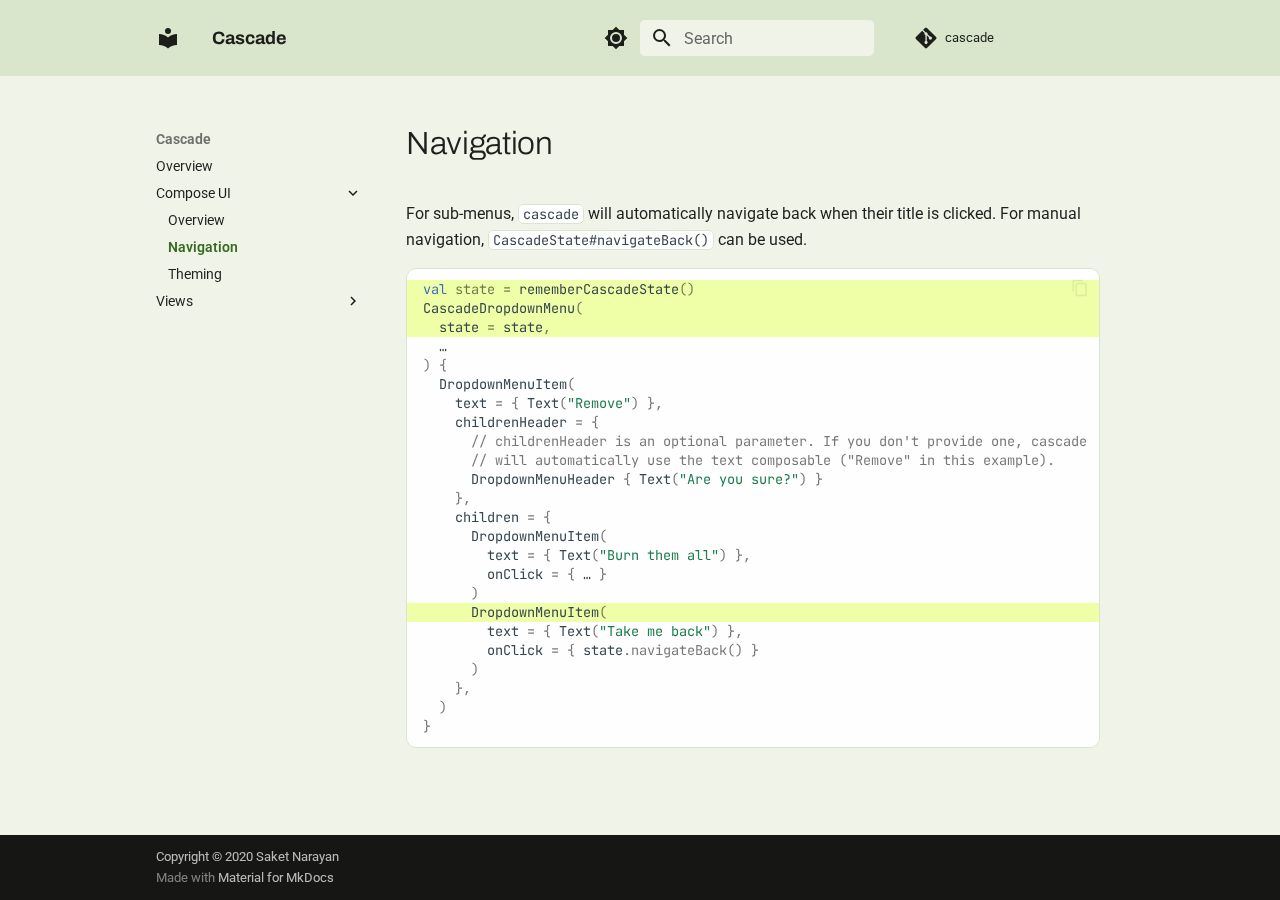
<file: compose/navigation/index.html>
<!doctype html>
<html lang="en" class="no-js">
  <head>
    
      <meta charset="utf-8">
      <meta name="viewport" content="width=device-width,initial-scale=1">
      
        <meta name="description" content="Nested popup menus with smooth height animations for Android">
      
      
        <meta name="author" content="Saket Narayan">
      
      
        <link rel="canonical" href="https://saket.github.io/cascade/compose/navigation/">
      
      
        <link rel="prev" href="../">
      
      
        <link rel="next" href="../theming/">
      
      <link rel="icon" href="../../assets/images/favicon.png">
      <meta name="generator" content="mkdocs-1.4.2, mkdocs-material-9.0.6">
    
    
      
        <title>Navigation - Cascade</title>
      
    
    
      <link rel="stylesheet" href="../../assets/stylesheets/main.558e4712.min.css">
      
        
        <link rel="stylesheet" href="../../assets/stylesheets/palette.2505c338.min.css">
      
      

    
    
    
      
        
        
        <link rel="preconnect" href="https://fonts.gstatic.com" crossorigin>
        <link rel="stylesheet" href="https://fonts.googleapis.com/css?family=Roboto:300,300i,400,400i,700,700i%7CJetBrains+Mono:400,400i,700,700i&display=fallback">
        <style>:root{--md-text-font:"Roboto";--md-code-font:"JetBrains Mono"}</style>
      
    
    
      <link rel="stylesheet" href="../../stylesheets/extra.css">
    
    <script>__md_scope=new URL("../..",location),__md_hash=e=>[...e].reduce((e,_)=>(e<<5)-e+_.charCodeAt(0),0),__md_get=(e,_=localStorage,t=__md_scope)=>JSON.parse(_.getItem(t.pathname+"."+e)),__md_set=(e,_,t=localStorage,a=__md_scope)=>{try{t.setItem(a.pathname+"."+e,JSON.stringify(_))}catch(e){}}</script>
    
      

    
    
    
<meta property="og:url" content="https://saket.github.io/cascade/compose/navigation/">

<meta property="og:title" content="Cascade - Navigation">

<meta property="og:description" content="Nested popup menus with smooth height animations for Android">
<meta property="og:image" content="https://saket.github.io/cascade//assets/social_image.png">
<meta property="og:image:type" content="image/png">
<meta property="og:image:width" content="707">
<meta property="og:image:height" content="353">

  </head>
  
  
    
    
      
    
    
    
    
    <body dir="ltr" data-md-color-scheme="default" data-md-color-primary="" data-md-color-accent="">
  
    
    
      <script>var palette=__md_get("__palette");if(palette&&"object"==typeof palette.color)for(var key of Object.keys(palette.color))document.body.setAttribute("data-md-color-"+key,palette.color[key])</script>
    
    <input class="md-toggle" data-md-toggle="drawer" type="checkbox" id="__drawer" autocomplete="off">
    <input class="md-toggle" data-md-toggle="search" type="checkbox" id="__search" autocomplete="off">
    <label class="md-overlay" for="__drawer"></label>
    <div data-md-component="skip">
      
        
        <a href="#navigation" class="md-skip">
          Skip to content
        </a>
      
    </div>
    <div data-md-component="announce">
      
    </div>
    
    
      

<header class="md-header" data-md-component="header">
  <nav class="md-header__inner md-grid" aria-label="Header">
    <a href="../.." title="Cascade" class="md-header__button md-logo" aria-label="Cascade" data-md-component="logo">
      
  
  <svg xmlns="http://www.w3.org/2000/svg" viewBox="0 0 24 24"><path d="M12 8a3 3 0 0 0 3-3 3 3 0 0 0-3-3 3 3 0 0 0-3 3 3 3 0 0 0 3 3m0 3.54C9.64 9.35 6.5 8 3 8v11c3.5 0 6.64 1.35 9 3.54 2.36-2.19 5.5-3.54 9-3.54V8c-3.5 0-6.64 1.35-9 3.54Z"/></svg>

    </a>
    <label class="md-header__button md-icon" for="__drawer">
      <svg xmlns="http://www.w3.org/2000/svg" viewBox="0 0 24 24"><path d="M3 6h18v2H3V6m0 5h18v2H3v-2m0 5h18v2H3v-2Z"/></svg>
    </label>
    <div class="md-header__title" data-md-component="header-title">
      <div class="md-header__ellipsis">
        <div class="md-header__topic">
          <span class="md-ellipsis">
            Cascade
          </span>
        </div>
        <div class="md-header__topic" data-md-component="header-topic">
          <span class="md-ellipsis">
            
              Navigation
            
          </span>
        </div>
      </div>
    </div>
    
      <form class="md-header__option" data-md-component="palette">
        
          
          <input class="md-option" data-md-color-media="(prefers-color-scheme: light)" data-md-color-scheme="default" data-md-color-primary="" data-md-color-accent=""  aria-label="Switch to dark mode"  type="radio" name="__palette" id="__palette_1">
          
            <label class="md-header__button md-icon" title="Switch to dark mode" for="__palette_2" hidden>
              <svg xmlns="http://www.w3.org/2000/svg" viewBox="0 0 24 24"><path d="M12 8a4 4 0 0 0-4 4 4 4 0 0 0 4 4 4 4 0 0 0 4-4 4 4 0 0 0-4-4m0 10a6 6 0 0 1-6-6 6 6 0 0 1 6-6 6 6 0 0 1 6 6 6 6 0 0 1-6 6m8-9.31V4h-4.69L12 .69 8.69 4H4v4.69L.69 12 4 15.31V20h4.69L12 23.31 15.31 20H20v-4.69L23.31 12 20 8.69Z"/></svg>
            </label>
          
        
          
          <input class="md-option" data-md-color-media="(prefers-color-scheme: dark)" data-md-color-scheme="slate" data-md-color-primary="" data-md-color-accent=""  aria-label="Switch to light mode"  type="radio" name="__palette" id="__palette_2">
          
            <label class="md-header__button md-icon" title="Switch to light mode" for="__palette_1" hidden>
              <svg xmlns="http://www.w3.org/2000/svg" viewBox="0 0 24 24"><path d="M12 18c-.89 0-1.74-.2-2.5-.55C11.56 16.5 13 14.42 13 12c0-2.42-1.44-4.5-3.5-5.45C10.26 6.2 11.11 6 12 6a6 6 0 0 1 6 6 6 6 0 0 1-6 6m8-9.31V4h-4.69L12 .69 8.69 4H4v4.69L.69 12 4 15.31V20h4.69L12 23.31 15.31 20H20v-4.69L23.31 12 20 8.69Z"/></svg>
            </label>
          
        
      </form>
    
    
    
      <label class="md-header__button md-icon" for="__search">
        <svg xmlns="http://www.w3.org/2000/svg" viewBox="0 0 24 24"><path d="M9.5 3A6.5 6.5 0 0 1 16 9.5c0 1.61-.59 3.09-1.56 4.23l.27.27h.79l5 5-1.5 1.5-5-5v-.79l-.27-.27A6.516 6.516 0 0 1 9.5 16 6.5 6.5 0 0 1 3 9.5 6.5 6.5 0 0 1 9.5 3m0 2C7 5 5 7 5 9.5S7 14 9.5 14 14 12 14 9.5 12 5 9.5 5Z"/></svg>
      </label>
      <div class="md-search" data-md-component="search" role="dialog">
  <label class="md-search__overlay" for="__search"></label>
  <div class="md-search__inner" role="search">
    <form class="md-search__form" name="search">
      <input type="text" class="md-search__input" name="query" aria-label="Search" placeholder="Search" autocapitalize="off" autocorrect="off" autocomplete="off" spellcheck="false" data-md-component="search-query" required>
      <label class="md-search__icon md-icon" for="__search">
        <svg xmlns="http://www.w3.org/2000/svg" viewBox="0 0 24 24"><path d="M9.5 3A6.5 6.5 0 0 1 16 9.5c0 1.61-.59 3.09-1.56 4.23l.27.27h.79l5 5-1.5 1.5-5-5v-.79l-.27-.27A6.516 6.516 0 0 1 9.5 16 6.5 6.5 0 0 1 3 9.5 6.5 6.5 0 0 1 9.5 3m0 2C7 5 5 7 5 9.5S7 14 9.5 14 14 12 14 9.5 12 5 9.5 5Z"/></svg>
        <svg xmlns="http://www.w3.org/2000/svg" viewBox="0 0 24 24"><path d="M20 11v2H8l5.5 5.5-1.42 1.42L4.16 12l7.92-7.92L13.5 5.5 8 11h12Z"/></svg>
      </label>
      <nav class="md-search__options" aria-label="Search">
        
        <button type="reset" class="md-search__icon md-icon" title="Clear" aria-label="Clear" tabindex="-1">
          <svg xmlns="http://www.w3.org/2000/svg" viewBox="0 0 24 24"><path d="M19 6.41 17.59 5 12 10.59 6.41 5 5 6.41 10.59 12 5 17.59 6.41 19 12 13.41 17.59 19 19 17.59 13.41 12 19 6.41Z"/></svg>
        </button>
      </nav>
      
    </form>
    <div class="md-search__output">
      <div class="md-search__scrollwrap" data-md-scrollfix>
        <div class="md-search-result" data-md-component="search-result">
          <div class="md-search-result__meta">
            Initializing search
          </div>
          <ol class="md-search-result__list" role="presentation"></ol>
        </div>
      </div>
    </div>
  </div>
</div>
    
    
      <div class="md-header__source">
        <a href="https://github.com/saket/cascade" title="Go to repository" class="md-source" data-md-component="source">
  <div class="md-source__icon md-icon">
    
    <svg xmlns="http://www.w3.org/2000/svg" viewBox="0 0 448 512"><!--! Font Awesome Free 6.2.1 by @fontawesome - https://fontawesome.com License - https://fontawesome.com/license/free (Icons: CC BY 4.0, Fonts: SIL OFL 1.1, Code: MIT License) Copyright 2022 Fonticons, Inc.--><path d="M439.55 236.05 244 40.45a28.87 28.87 0 0 0-40.81 0l-40.66 40.63 51.52 51.52c27.06-9.14 52.68 16.77 43.39 43.68l49.66 49.66c34.23-11.8 61.18 31 35.47 56.69-26.49 26.49-70.21-2.87-56-37.34L240.22 199v121.85c25.3 12.54 22.26 41.85 9.08 55a34.34 34.34 0 0 1-48.55 0c-17.57-17.6-11.07-46.91 11.25-56v-123c-20.8-8.51-24.6-30.74-18.64-45L142.57 101 8.45 235.14a28.86 28.86 0 0 0 0 40.81l195.61 195.6a28.86 28.86 0 0 0 40.8 0l194.69-194.69a28.86 28.86 0 0 0 0-40.81z"/></svg>
  </div>
  <div class="md-source__repository">
    cascade
  </div>
</a>
      </div>
    
  </nav>
  
</header>
    
    <div class="md-container" data-md-component="container">
      
      
        
          
        
      
      <main class="md-main" data-md-component="main">
        <div class="md-main__inner md-grid">
          
            
              
              <div class="md-sidebar md-sidebar--primary" data-md-component="sidebar" data-md-type="navigation" >
                <div class="md-sidebar__scrollwrap">
                  <div class="md-sidebar__inner">
                    


  

<nav class="md-nav md-nav--primary md-nav--integrated" aria-label="Navigation" data-md-level="0">
  <label class="md-nav__title" for="__drawer">
    <a href="../.." title="Cascade" class="md-nav__button md-logo" aria-label="Cascade" data-md-component="logo">
      
  
  <svg xmlns="http://www.w3.org/2000/svg" viewBox="0 0 24 24"><path d="M12 8a3 3 0 0 0 3-3 3 3 0 0 0-3-3 3 3 0 0 0-3 3 3 3 0 0 0 3 3m0 3.54C9.64 9.35 6.5 8 3 8v11c3.5 0 6.64 1.35 9 3.54 2.36-2.19 5.5-3.54 9-3.54V8c-3.5 0-6.64 1.35-9 3.54Z"/></svg>

    </a>
    Cascade
  </label>
  
    <div class="md-nav__source">
      <a href="https://github.com/saket/cascade" title="Go to repository" class="md-source" data-md-component="source">
  <div class="md-source__icon md-icon">
    
    <svg xmlns="http://www.w3.org/2000/svg" viewBox="0 0 448 512"><!--! Font Awesome Free 6.2.1 by @fontawesome - https://fontawesome.com License - https://fontawesome.com/license/free (Icons: CC BY 4.0, Fonts: SIL OFL 1.1, Code: MIT License) Copyright 2022 Fonticons, Inc.--><path d="M439.55 236.05 244 40.45a28.87 28.87 0 0 0-40.81 0l-40.66 40.63 51.52 51.52c27.06-9.14 52.68 16.77 43.39 43.68l49.66 49.66c34.23-11.8 61.18 31 35.47 56.69-26.49 26.49-70.21-2.87-56-37.34L240.22 199v121.85c25.3 12.54 22.26 41.85 9.08 55a34.34 34.34 0 0 1-48.55 0c-17.57-17.6-11.07-46.91 11.25-56v-123c-20.8-8.51-24.6-30.74-18.64-45L142.57 101 8.45 235.14a28.86 28.86 0 0 0 0 40.81l195.61 195.6a28.86 28.86 0 0 0 40.8 0l194.69-194.69a28.86 28.86 0 0 0 0-40.81z"/></svg>
  </div>
  <div class="md-source__repository">
    cascade
  </div>
</a>
    </div>
  
  <ul class="md-nav__list" data-md-scrollfix>
    
      
      
      

  
  
  
    <li class="md-nav__item">
      <a href="../.." class="md-nav__link">
        Overview
      </a>
    </li>
  

    
      
      
      

  
  
    
  
  
    
    <li class="md-nav__item md-nav__item--active md-nav__item--nested">
      
      
      
      
      <input class="md-nav__toggle md-toggle " data-md-toggle="__nav_2" type="checkbox" id="__nav_2" checked>
      
      
      
        <label class="md-nav__link" for="__nav_2" tabindex="0" aria-expanded="true">
          Compose UI
          <span class="md-nav__icon md-icon"></span>
        </label>
      
      <nav class="md-nav" aria-label="Compose UI" data-md-level="1">
        <label class="md-nav__title" for="__nav_2">
          <span class="md-nav__icon md-icon"></span>
          Compose UI
        </label>
        <ul class="md-nav__list" data-md-scrollfix>
          
            
              
  
  
  
    <li class="md-nav__item">
      <a href="../" class="md-nav__link">
        Overview
      </a>
    </li>
  

            
          
            
              
  
  
    
  
  
    <li class="md-nav__item md-nav__item--active">
      
      <input class="md-nav__toggle md-toggle" data-md-toggle="toc" type="checkbox" id="__toc">
      
      
        
      
      
      <a href="./" class="md-nav__link md-nav__link--active">
        Navigation
      </a>
      
    </li>
  

            
          
            
              
  
  
  
    <li class="md-nav__item">
      <a href="../theming/" class="md-nav__link">
        Theming
      </a>
    </li>
  

            
          
        </ul>
      </nav>
    </li>
  

    
      
      
      

  
  
  
    
    <li class="md-nav__item md-nav__item--nested">
      
      
      
      
      <input class="md-nav__toggle md-toggle " data-md-toggle="__nav_3" type="checkbox" id="__nav_3" >
      
      
      
        <label class="md-nav__link" for="__nav_3" tabindex="0" aria-expanded="false">
          Views
          <span class="md-nav__icon md-icon"></span>
        </label>
      
      <nav class="md-nav" aria-label="Views" data-md-level="1">
        <label class="md-nav__title" for="__nav_3">
          <span class="md-nav__icon md-icon"></span>
          Views
        </label>
        <ul class="md-nav__list" data-md-scrollfix>
          
            
              
  
  
  
    <li class="md-nav__item">
      <a href="../../views/" class="md-nav__link">
        Overview
      </a>
    </li>
  

            
          
            
              
  
  
  
    <li class="md-nav__item">
      <a href="../../views/navigation/" class="md-nav__link">
        Navigation
      </a>
    </li>
  

            
          
            
              
  
  
  
    <li class="md-nav__item">
      <a href="../../views/theming/" class="md-nav__link">
        Theming
      </a>
    </li>
  

            
          
            
              
  
  
  
    <li class="md-nav__item">
      <a href="../../views/custom_layouts/" class="md-nav__link">
        Custom layouts
      </a>
    </li>
  

            
          
        </ul>
      </nav>
    </li>
  

    
  </ul>
</nav>
                  </div>
                </div>
              </div>
            
            
          
          
            <div class="md-content" data-md-component="content">
              <article class="md-content__inner md-typeset">
                
                  

  
  



<h1 id="navigation">Navigation<a class="headerlink" href="#navigation" title="Permanent link">&para;</a></h1>
<p>For sub-menus, <code>cascade</code> will automatically navigate back when their title is clicked. For manual navigation, <code>CascadeState#navigateBack()</code> can be used.</p>
<div class="highlight"><pre><span></span><code><a id="__codelineno-0-1" name="__codelineno-0-1" href="#__codelineno-0-1"></a><span class="hll"><span class="kd">val</span><span class="w"> </span><span class="nv">state</span><span class="w"> </span><span class="o">=</span><span class="w"> </span><span class="n">rememberCascadeState</span><span class="p">()</span>
</span><a id="__codelineno-0-2" name="__codelineno-0-2" href="#__codelineno-0-2"></a><span class="hll"><span class="n">CascadeDropdownMenu</span><span class="p">(</span>
</span><a id="__codelineno-0-3" name="__codelineno-0-3" href="#__codelineno-0-3"></a><span class="hll"><span class="w">  </span><span class="n">state</span><span class="w"> </span><span class="o">=</span><span class="w"> </span><span class="n">state</span><span class="p">,</span><span class="w"> </span>
</span><a id="__codelineno-0-4" name="__codelineno-0-4" href="#__codelineno-0-4"></a><span class="w">  </span><span class="err">…</span>
<a id="__codelineno-0-5" name="__codelineno-0-5" href="#__codelineno-0-5"></a><span class="p">)</span><span class="w"> </span><span class="p">{</span>
<a id="__codelineno-0-6" name="__codelineno-0-6" href="#__codelineno-0-6"></a><span class="w">  </span><span class="n">DropdownMenuItem</span><span class="p">(</span>
<a id="__codelineno-0-7" name="__codelineno-0-7" href="#__codelineno-0-7"></a><span class="w">    </span><span class="n">text</span><span class="w"> </span><span class="o">=</span><span class="w"> </span><span class="p">{</span><span class="w"> </span><span class="n">Text</span><span class="p">(</span><span class="s">&quot;Remove&quot;</span><span class="p">)</span><span class="w"> </span><span class="p">},</span>
<a id="__codelineno-0-8" name="__codelineno-0-8" href="#__codelineno-0-8"></a><span class="w">    </span><span class="n">childrenHeader</span><span class="w"> </span><span class="o">=</span><span class="w"> </span><span class="p">{</span>
<a id="__codelineno-0-9" name="__codelineno-0-9" href="#__codelineno-0-9"></a><span class="w">      </span><span class="c1">// childrenHeader is an optional parameter. If you don&#39;t provide one, cascade</span>
<a id="__codelineno-0-10" name="__codelineno-0-10" href="#__codelineno-0-10"></a><span class="w">      </span><span class="c1">// will automatically use the text composable (&quot;Remove&quot; in this example).</span>
<a id="__codelineno-0-11" name="__codelineno-0-11" href="#__codelineno-0-11"></a><span class="w">      </span><span class="n">DropdownMenuHeader</span><span class="w"> </span><span class="p">{</span><span class="w"> </span><span class="n">Text</span><span class="p">(</span><span class="s">&quot;Are you sure?&quot;</span><span class="p">)</span><span class="w"> </span><span class="p">}</span>
<a id="__codelineno-0-12" name="__codelineno-0-12" href="#__codelineno-0-12"></a><span class="w">    </span><span class="p">},</span>
<a id="__codelineno-0-13" name="__codelineno-0-13" href="#__codelineno-0-13"></a><span class="w">    </span><span class="n">children</span><span class="w"> </span><span class="o">=</span><span class="w"> </span><span class="p">{</span>
<a id="__codelineno-0-14" name="__codelineno-0-14" href="#__codelineno-0-14"></a><span class="w">      </span><span class="n">DropdownMenuItem</span><span class="p">(</span>
<a id="__codelineno-0-15" name="__codelineno-0-15" href="#__codelineno-0-15"></a><span class="w">        </span><span class="n">text</span><span class="w"> </span><span class="o">=</span><span class="w"> </span><span class="p">{</span><span class="w"> </span><span class="n">Text</span><span class="p">(</span><span class="s">&quot;Burn them all&quot;</span><span class="p">)</span><span class="w"> </span><span class="p">},</span>
<a id="__codelineno-0-16" name="__codelineno-0-16" href="#__codelineno-0-16"></a><span class="w">        </span><span class="n">onClick</span><span class="w"> </span><span class="o">=</span><span class="w"> </span><span class="p">{</span><span class="w"> </span><span class="err">…</span><span class="w"> </span><span class="p">}</span>
<a id="__codelineno-0-17" name="__codelineno-0-17" href="#__codelineno-0-17"></a><span class="w">      </span><span class="p">)</span>
<a id="__codelineno-0-18" name="__codelineno-0-18" href="#__codelineno-0-18"></a><span class="hll"><span class="w">      </span><span class="n">DropdownMenuItem</span><span class="p">(</span>
</span><a id="__codelineno-0-19" name="__codelineno-0-19" href="#__codelineno-0-19"></a><span class="w">        </span><span class="n">text</span><span class="w"> </span><span class="o">=</span><span class="w"> </span><span class="p">{</span><span class="w"> </span><span class="n">Text</span><span class="p">(</span><span class="s">&quot;Take me back&quot;</span><span class="p">)</span><span class="w"> </span><span class="p">},</span>
<a id="__codelineno-0-20" name="__codelineno-0-20" href="#__codelineno-0-20"></a><span class="w">        </span><span class="n">onClick</span><span class="w"> </span><span class="o">=</span><span class="w"> </span><span class="p">{</span><span class="w"> </span><span class="n">state</span><span class="p">.</span><span class="na">navigateBack</span><span class="p">()</span><span class="w"> </span><span class="p">}</span>
<a id="__codelineno-0-21" name="__codelineno-0-21" href="#__codelineno-0-21"></a><span class="w">      </span><span class="p">)</span>
<a id="__codelineno-0-22" name="__codelineno-0-22" href="#__codelineno-0-22"></a><span class="w">    </span><span class="p">},</span>
<a id="__codelineno-0-23" name="__codelineno-0-23" href="#__codelineno-0-23"></a><span class="w">  </span><span class="p">)</span>
<a id="__codelineno-0-24" name="__codelineno-0-24" href="#__codelineno-0-24"></a><span class="p">}</span>
</code></pre></div>





                
              </article>
            </div>
          
          
  <script>var tabs=__md_get("__tabs");if(Array.isArray(tabs))e:for(var set of document.querySelectorAll(".tabbed-set")){var tab,labels=set.querySelector(".tabbed-labels");for(tab of tabs)for(var label of labels.getElementsByTagName("label"))if(label.innerText.trim()===tab){var input=document.getElementById(label.htmlFor);input.checked=!0;continue e}}</script>

        </div>
        
      </main>
      
        <footer class="md-footer">
  
  <div class="md-footer-meta md-typeset">
    <div class="md-footer-meta__inner md-grid">
      <div class="md-copyright">
  
    <div class="md-copyright__highlight">
      Copyright &copy; 2020 Saket Narayan
    </div>
  
  
    Made with
    <a href="https://squidfunk.github.io/mkdocs-material/" target="_blank" rel="noopener">
      Material for MkDocs
    </a>
  
</div>
      
    </div>
  </div>
</footer>
      
    </div>
    <div class="md-dialog" data-md-component="dialog">
      <div class="md-dialog__inner md-typeset"></div>
    </div>
    
    <script id="__config" type="application/json">{"base": "../..", "features": ["content.tabs.link", "content.code.copy", "navigation.instant", "toc.integrate"], "search": "../../assets/javascripts/workers/search.e5c33ebb.min.js", "translations": {"clipboard.copied": "Copied to clipboard", "clipboard.copy": "Copy to clipboard", "search.result.more.one": "1 more on this page", "search.result.more.other": "# more on this page", "search.result.none": "No matching documents", "search.result.one": "1 matching document", "search.result.other": "# matching documents", "search.result.placeholder": "Type to start searching", "search.result.term.missing": "Missing", "select.version": "Select version"}}</script>
    
    
      <script src="../../assets/javascripts/bundle.51d95adb.min.js"></script>
      
    
  </body>
</html>
</file>
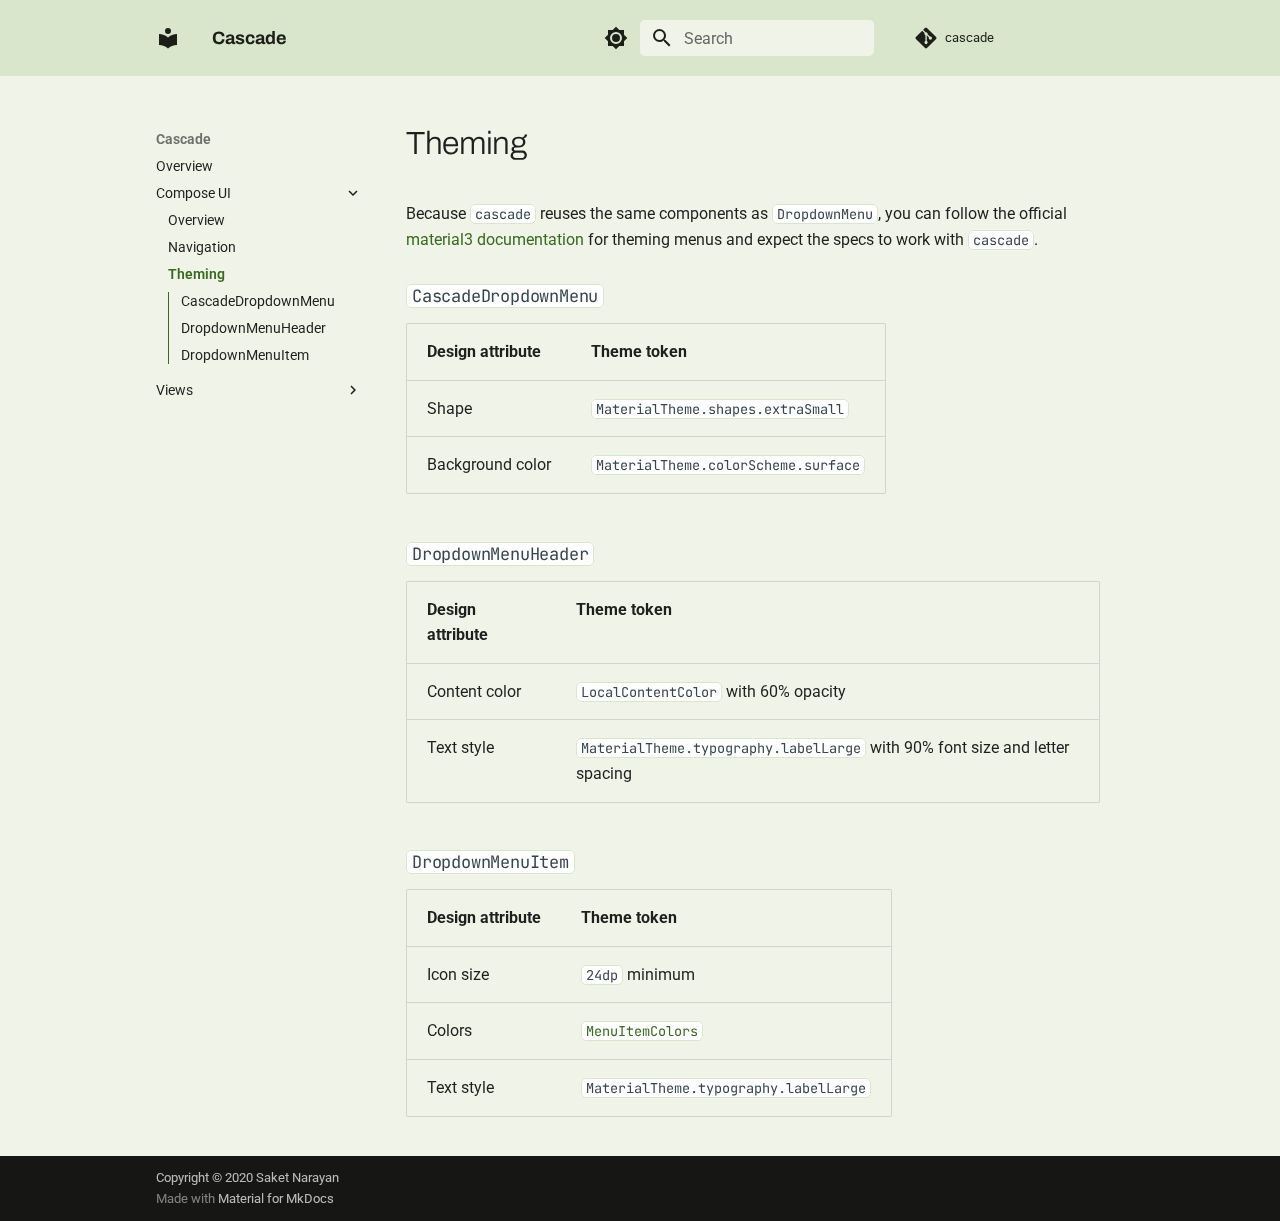
<file: compose/theming/index.html>
<!doctype html>
<html lang="en" class="no-js">
  <head>
    
      <meta charset="utf-8">
      <meta name="viewport" content="width=device-width,initial-scale=1">
      
        <meta name="description" content="Nested popup menus with smooth height animations for Android">
      
      
        <meta name="author" content="Saket Narayan">
      
      
        <link rel="canonical" href="https://saket.github.io/cascade/compose/theming/">
      
      
        <link rel="prev" href="../navigation/">
      
      
        <link rel="next" href="../../views/">
      
      <link rel="icon" href="../../assets/images/favicon.png">
      <meta name="generator" content="mkdocs-1.4.2, mkdocs-material-9.0.6">
    
    
      
        <title>Theming - Cascade</title>
      
    
    
      <link rel="stylesheet" href="../../assets/stylesheets/main.558e4712.min.css">
      
        
        <link rel="stylesheet" href="../../assets/stylesheets/palette.2505c338.min.css">
      
      

    
    
    
      
        
        
        <link rel="preconnect" href="https://fonts.gstatic.com" crossorigin>
        <link rel="stylesheet" href="https://fonts.googleapis.com/css?family=Roboto:300,300i,400,400i,700,700i%7CJetBrains+Mono:400,400i,700,700i&display=fallback">
        <style>:root{--md-text-font:"Roboto";--md-code-font:"JetBrains Mono"}</style>
      
    
    
      <link rel="stylesheet" href="../../stylesheets/extra.css">
    
    <script>__md_scope=new URL("../..",location),__md_hash=e=>[...e].reduce((e,_)=>(e<<5)-e+_.charCodeAt(0),0),__md_get=(e,_=localStorage,t=__md_scope)=>JSON.parse(_.getItem(t.pathname+"."+e)),__md_set=(e,_,t=localStorage,a=__md_scope)=>{try{t.setItem(a.pathname+"."+e,JSON.stringify(_))}catch(e){}}</script>
    
      

    
    
    
<meta property="og:url" content="https://saket.github.io/cascade/compose/theming/">

<meta property="og:title" content="Cascade - Theming">

<meta property="og:description" content="Nested popup menus with smooth height animations for Android">
<meta property="og:image" content="https://saket.github.io/cascade//assets/social_image.png">
<meta property="og:image:type" content="image/png">
<meta property="og:image:width" content="707">
<meta property="og:image:height" content="353">

  </head>
  
  
    
    
      
    
    
    
    
    <body dir="ltr" data-md-color-scheme="default" data-md-color-primary="" data-md-color-accent="">
  
    
    
      <script>var palette=__md_get("__palette");if(palette&&"object"==typeof palette.color)for(var key of Object.keys(palette.color))document.body.setAttribute("data-md-color-"+key,palette.color[key])</script>
    
    <input class="md-toggle" data-md-toggle="drawer" type="checkbox" id="__drawer" autocomplete="off">
    <input class="md-toggle" data-md-toggle="search" type="checkbox" id="__search" autocomplete="off">
    <label class="md-overlay" for="__drawer"></label>
    <div data-md-component="skip">
      
        
        <a href="#theming" class="md-skip">
          Skip to content
        </a>
      
    </div>
    <div data-md-component="announce">
      
    </div>
    
    
      

<header class="md-header" data-md-component="header">
  <nav class="md-header__inner md-grid" aria-label="Header">
    <a href="../.." title="Cascade" class="md-header__button md-logo" aria-label="Cascade" data-md-component="logo">
      
  
  <svg xmlns="http://www.w3.org/2000/svg" viewBox="0 0 24 24"><path d="M12 8a3 3 0 0 0 3-3 3 3 0 0 0-3-3 3 3 0 0 0-3 3 3 3 0 0 0 3 3m0 3.54C9.64 9.35 6.5 8 3 8v11c3.5 0 6.64 1.35 9 3.54 2.36-2.19 5.5-3.54 9-3.54V8c-3.5 0-6.64 1.35-9 3.54Z"/></svg>

    </a>
    <label class="md-header__button md-icon" for="__drawer">
      <svg xmlns="http://www.w3.org/2000/svg" viewBox="0 0 24 24"><path d="M3 6h18v2H3V6m0 5h18v2H3v-2m0 5h18v2H3v-2Z"/></svg>
    </label>
    <div class="md-header__title" data-md-component="header-title">
      <div class="md-header__ellipsis">
        <div class="md-header__topic">
          <span class="md-ellipsis">
            Cascade
          </span>
        </div>
        <div class="md-header__topic" data-md-component="header-topic">
          <span class="md-ellipsis">
            
              Theming
            
          </span>
        </div>
      </div>
    </div>
    
      <form class="md-header__option" data-md-component="palette">
        
          
          <input class="md-option" data-md-color-media="(prefers-color-scheme: light)" data-md-color-scheme="default" data-md-color-primary="" data-md-color-accent=""  aria-label="Switch to dark mode"  type="radio" name="__palette" id="__palette_1">
          
            <label class="md-header__button md-icon" title="Switch to dark mode" for="__palette_2" hidden>
              <svg xmlns="http://www.w3.org/2000/svg" viewBox="0 0 24 24"><path d="M12 8a4 4 0 0 0-4 4 4 4 0 0 0 4 4 4 4 0 0 0 4-4 4 4 0 0 0-4-4m0 10a6 6 0 0 1-6-6 6 6 0 0 1 6-6 6 6 0 0 1 6 6 6 6 0 0 1-6 6m8-9.31V4h-4.69L12 .69 8.69 4H4v4.69L.69 12 4 15.31V20h4.69L12 23.31 15.31 20H20v-4.69L23.31 12 20 8.69Z"/></svg>
            </label>
          
        
          
          <input class="md-option" data-md-color-media="(prefers-color-scheme: dark)" data-md-color-scheme="slate" data-md-color-primary="" data-md-color-accent=""  aria-label="Switch to light mode"  type="radio" name="__palette" id="__palette_2">
          
            <label class="md-header__button md-icon" title="Switch to light mode" for="__palette_1" hidden>
              <svg xmlns="http://www.w3.org/2000/svg" viewBox="0 0 24 24"><path d="M12 18c-.89 0-1.74-.2-2.5-.55C11.56 16.5 13 14.42 13 12c0-2.42-1.44-4.5-3.5-5.45C10.26 6.2 11.11 6 12 6a6 6 0 0 1 6 6 6 6 0 0 1-6 6m8-9.31V4h-4.69L12 .69 8.69 4H4v4.69L.69 12 4 15.31V20h4.69L12 23.31 15.31 20H20v-4.69L23.31 12 20 8.69Z"/></svg>
            </label>
          
        
      </form>
    
    
    
      <label class="md-header__button md-icon" for="__search">
        <svg xmlns="http://www.w3.org/2000/svg" viewBox="0 0 24 24"><path d="M9.5 3A6.5 6.5 0 0 1 16 9.5c0 1.61-.59 3.09-1.56 4.23l.27.27h.79l5 5-1.5 1.5-5-5v-.79l-.27-.27A6.516 6.516 0 0 1 9.5 16 6.5 6.5 0 0 1 3 9.5 6.5 6.5 0 0 1 9.5 3m0 2C7 5 5 7 5 9.5S7 14 9.5 14 14 12 14 9.5 12 5 9.5 5Z"/></svg>
      </label>
      <div class="md-search" data-md-component="search" role="dialog">
  <label class="md-search__overlay" for="__search"></label>
  <div class="md-search__inner" role="search">
    <form class="md-search__form" name="search">
      <input type="text" class="md-search__input" name="query" aria-label="Search" placeholder="Search" autocapitalize="off" autocorrect="off" autocomplete="off" spellcheck="false" data-md-component="search-query" required>
      <label class="md-search__icon md-icon" for="__search">
        <svg xmlns="http://www.w3.org/2000/svg" viewBox="0 0 24 24"><path d="M9.5 3A6.5 6.5 0 0 1 16 9.5c0 1.61-.59 3.09-1.56 4.23l.27.27h.79l5 5-1.5 1.5-5-5v-.79l-.27-.27A6.516 6.516 0 0 1 9.5 16 6.5 6.5 0 0 1 3 9.5 6.5 6.5 0 0 1 9.5 3m0 2C7 5 5 7 5 9.5S7 14 9.5 14 14 12 14 9.5 12 5 9.5 5Z"/></svg>
        <svg xmlns="http://www.w3.org/2000/svg" viewBox="0 0 24 24"><path d="M20 11v2H8l5.5 5.5-1.42 1.42L4.16 12l7.92-7.92L13.5 5.5 8 11h12Z"/></svg>
      </label>
      <nav class="md-search__options" aria-label="Search">
        
        <button type="reset" class="md-search__icon md-icon" title="Clear" aria-label="Clear" tabindex="-1">
          <svg xmlns="http://www.w3.org/2000/svg" viewBox="0 0 24 24"><path d="M19 6.41 17.59 5 12 10.59 6.41 5 5 6.41 10.59 12 5 17.59 6.41 19 12 13.41 17.59 19 19 17.59 13.41 12 19 6.41Z"/></svg>
        </button>
      </nav>
      
    </form>
    <div class="md-search__output">
      <div class="md-search__scrollwrap" data-md-scrollfix>
        <div class="md-search-result" data-md-component="search-result">
          <div class="md-search-result__meta">
            Initializing search
          </div>
          <ol class="md-search-result__list" role="presentation"></ol>
        </div>
      </div>
    </div>
  </div>
</div>
    
    
      <div class="md-header__source">
        <a href="https://github.com/saket/cascade" title="Go to repository" class="md-source" data-md-component="source">
  <div class="md-source__icon md-icon">
    
    <svg xmlns="http://www.w3.org/2000/svg" viewBox="0 0 448 512"><!--! Font Awesome Free 6.2.1 by @fontawesome - https://fontawesome.com License - https://fontawesome.com/license/free (Icons: CC BY 4.0, Fonts: SIL OFL 1.1, Code: MIT License) Copyright 2022 Fonticons, Inc.--><path d="M439.55 236.05 244 40.45a28.87 28.87 0 0 0-40.81 0l-40.66 40.63 51.52 51.52c27.06-9.14 52.68 16.77 43.39 43.68l49.66 49.66c34.23-11.8 61.18 31 35.47 56.69-26.49 26.49-70.21-2.87-56-37.34L240.22 199v121.85c25.3 12.54 22.26 41.85 9.08 55a34.34 34.34 0 0 1-48.55 0c-17.57-17.6-11.07-46.91 11.25-56v-123c-20.8-8.51-24.6-30.74-18.64-45L142.57 101 8.45 235.14a28.86 28.86 0 0 0 0 40.81l195.61 195.6a28.86 28.86 0 0 0 40.8 0l194.69-194.69a28.86 28.86 0 0 0 0-40.81z"/></svg>
  </div>
  <div class="md-source__repository">
    cascade
  </div>
</a>
      </div>
    
  </nav>
  
</header>
    
    <div class="md-container" data-md-component="container">
      
      
        
          
        
      
      <main class="md-main" data-md-component="main">
        <div class="md-main__inner md-grid">
          
            
              
              <div class="md-sidebar md-sidebar--primary" data-md-component="sidebar" data-md-type="navigation" >
                <div class="md-sidebar__scrollwrap">
                  <div class="md-sidebar__inner">
                    


  

<nav class="md-nav md-nav--primary md-nav--integrated" aria-label="Navigation" data-md-level="0">
  <label class="md-nav__title" for="__drawer">
    <a href="../.." title="Cascade" class="md-nav__button md-logo" aria-label="Cascade" data-md-component="logo">
      
  
  <svg xmlns="http://www.w3.org/2000/svg" viewBox="0 0 24 24"><path d="M12 8a3 3 0 0 0 3-3 3 3 0 0 0-3-3 3 3 0 0 0-3 3 3 3 0 0 0 3 3m0 3.54C9.64 9.35 6.5 8 3 8v11c3.5 0 6.64 1.35 9 3.54 2.36-2.19 5.5-3.54 9-3.54V8c-3.5 0-6.64 1.35-9 3.54Z"/></svg>

    </a>
    Cascade
  </label>
  
    <div class="md-nav__source">
      <a href="https://github.com/saket/cascade" title="Go to repository" class="md-source" data-md-component="source">
  <div class="md-source__icon md-icon">
    
    <svg xmlns="http://www.w3.org/2000/svg" viewBox="0 0 448 512"><!--! Font Awesome Free 6.2.1 by @fontawesome - https://fontawesome.com License - https://fontawesome.com/license/free (Icons: CC BY 4.0, Fonts: SIL OFL 1.1, Code: MIT License) Copyright 2022 Fonticons, Inc.--><path d="M439.55 236.05 244 40.45a28.87 28.87 0 0 0-40.81 0l-40.66 40.63 51.52 51.52c27.06-9.14 52.68 16.77 43.39 43.68l49.66 49.66c34.23-11.8 61.18 31 35.47 56.69-26.49 26.49-70.21-2.87-56-37.34L240.22 199v121.85c25.3 12.54 22.26 41.85 9.08 55a34.34 34.34 0 0 1-48.55 0c-17.57-17.6-11.07-46.91 11.25-56v-123c-20.8-8.51-24.6-30.74-18.64-45L142.57 101 8.45 235.14a28.86 28.86 0 0 0 0 40.81l195.61 195.6a28.86 28.86 0 0 0 40.8 0l194.69-194.69a28.86 28.86 0 0 0 0-40.81z"/></svg>
  </div>
  <div class="md-source__repository">
    cascade
  </div>
</a>
    </div>
  
  <ul class="md-nav__list" data-md-scrollfix>
    
      
      
      

  
  
  
    <li class="md-nav__item">
      <a href="../.." class="md-nav__link">
        Overview
      </a>
    </li>
  

    
      
      
      

  
  
    
  
  
    
    <li class="md-nav__item md-nav__item--active md-nav__item--nested">
      
      
      
      
      <input class="md-nav__toggle md-toggle " data-md-toggle="__nav_2" type="checkbox" id="__nav_2" checked>
      
      
      
        <label class="md-nav__link" for="__nav_2" tabindex="0" aria-expanded="true">
          Compose UI
          <span class="md-nav__icon md-icon"></span>
        </label>
      
      <nav class="md-nav" aria-label="Compose UI" data-md-level="1">
        <label class="md-nav__title" for="__nav_2">
          <span class="md-nav__icon md-icon"></span>
          Compose UI
        </label>
        <ul class="md-nav__list" data-md-scrollfix>
          
            
              
  
  
  
    <li class="md-nav__item">
      <a href="../" class="md-nav__link">
        Overview
      </a>
    </li>
  

            
          
            
              
  
  
  
    <li class="md-nav__item">
      <a href="../navigation/" class="md-nav__link">
        Navigation
      </a>
    </li>
  

            
          
            
              
  
  
    
  
  
    <li class="md-nav__item md-nav__item--active">
      
      <input class="md-nav__toggle md-toggle" data-md-toggle="toc" type="checkbox" id="__toc">
      
      
        
      
      
        <label class="md-nav__link md-nav__link--active" for="__toc">
          Theming
          <span class="md-nav__icon md-icon"></span>
        </label>
      
      <a href="./" class="md-nav__link md-nav__link--active">
        Theming
      </a>
      
        

<nav class="md-nav md-nav--secondary" aria-label="Table of contents">
  
  
  
    
  
  
    <label class="md-nav__title" for="__toc">
      <span class="md-nav__icon md-icon"></span>
      Table of contents
    </label>
    <ul class="md-nav__list" data-md-component="toc" data-md-scrollfix>
      
        <li class="md-nav__item">
  <a href="#cascadedropdownmenu" class="md-nav__link">
    CascadeDropdownMenu
  </a>
  
</li>
      
        <li class="md-nav__item">
  <a href="#dropdownmenuheader" class="md-nav__link">
    DropdownMenuHeader
  </a>
  
</li>
      
        <li class="md-nav__item">
  <a href="#dropdownmenuitem" class="md-nav__link">
    DropdownMenuItem
  </a>
  
</li>
      
    </ul>
  
</nav>
      
    </li>
  

            
          
        </ul>
      </nav>
    </li>
  

    
      
      
      

  
  
  
    
    <li class="md-nav__item md-nav__item--nested">
      
      
      
      
      <input class="md-nav__toggle md-toggle " data-md-toggle="__nav_3" type="checkbox" id="__nav_3" >
      
      
      
        <label class="md-nav__link" for="__nav_3" tabindex="0" aria-expanded="false">
          Views
          <span class="md-nav__icon md-icon"></span>
        </label>
      
      <nav class="md-nav" aria-label="Views" data-md-level="1">
        <label class="md-nav__title" for="__nav_3">
          <span class="md-nav__icon md-icon"></span>
          Views
        </label>
        <ul class="md-nav__list" data-md-scrollfix>
          
            
              
  
  
  
    <li class="md-nav__item">
      <a href="../../views/" class="md-nav__link">
        Overview
      </a>
    </li>
  

            
          
            
              
  
  
  
    <li class="md-nav__item">
      <a href="../../views/navigation/" class="md-nav__link">
        Navigation
      </a>
    </li>
  

            
          
            
              
  
  
  
    <li class="md-nav__item">
      <a href="../../views/theming/" class="md-nav__link">
        Theming
      </a>
    </li>
  

            
          
            
              
  
  
  
    <li class="md-nav__item">
      <a href="../../views/custom_layouts/" class="md-nav__link">
        Custom layouts
      </a>
    </li>
  

            
          
        </ul>
      </nav>
    </li>
  

    
  </ul>
</nav>
                  </div>
                </div>
              </div>
            
            
          
          
            <div class="md-content" data-md-component="content">
              <article class="md-content__inner md-typeset">
                
                  

  
  



<h1 id="theming">Theming<a class="headerlink" href="#theming" title="Permanent link">&para;</a></h1>
<p>Because <code>cascade</code> reuses the same components as <code>DropdownMenu</code>, you can follow the
official <a href="https://m3.material.io/components/menus/specs">material3 documentation</a> for theming menus and expect the
specs to work with <code>cascade</code>.</p>
<h3 id="cascadedropdownmenu"><code>CascadeDropdownMenu</code><a class="headerlink" href="#cascadedropdownmenu" title="Permanent link">&para;</a></h3>
<table>
<thead>
<tr>
<th>Design attribute</th>
<th>Theme token</th>
</tr>
</thead>
<tbody>
<tr>
<td>Shape</td>
<td><code>MaterialTheme.shapes.extraSmall</code></td>
</tr>
<tr>
<td>Background color</td>
<td><code>MaterialTheme.colorScheme.surface</code></td>
</tr>
</tbody>
</table>
<h3 id="dropdownmenuheader"><code>DropdownMenuHeader</code><a class="headerlink" href="#dropdownmenuheader" title="Permanent link">&para;</a></h3>
<table>
<thead>
<tr>
<th>Design attribute</th>
<th>Theme token</th>
</tr>
</thead>
<tbody>
<tr>
<td>Content color</td>
<td><code>LocalContentColor</code> with 60% opacity</td>
</tr>
<tr>
<td>Text style</td>
<td><code>MaterialTheme.typography.labelLarge</code> with 90% font size and letter spacing</td>
</tr>
</tbody>
</table>
<h3 id="dropdownmenuitem"><code>DropdownMenuItem</code><a class="headerlink" href="#dropdownmenuitem" title="Permanent link">&para;</a></h3>
<table>
<thead>
<tr>
<th>Design attribute</th>
<th>Theme token</th>
</tr>
</thead>
<tbody>
<tr>
<td>Icon size</td>
<td><code>24dp</code> minimum</td>
</tr>
<tr>
<td>Colors</td>
<td><a href="https://cs.android.com/androidx/platform/frameworks/support/+/androidx-main:compose/material3/material3/src/commonMain/kotlin/androidx/compose/material3/Menu.kt?q=file:androidx%2Fcompose%2Fmaterial3%2FMenu.kt%20class:androidx.compose.material3.MenuItemColors"><code>MenuItemColors</code></a></td>
</tr>
<tr>
<td>Text style</td>
<td><code>MaterialTheme.typography.labelLarge</code></td>
</tr>
</tbody>
</table>





                
              </article>
            </div>
          
          
  <script>var tabs=__md_get("__tabs");if(Array.isArray(tabs))e:for(var set of document.querySelectorAll(".tabbed-set")){var tab,labels=set.querySelector(".tabbed-labels");for(tab of tabs)for(var label of labels.getElementsByTagName("label"))if(label.innerText.trim()===tab){var input=document.getElementById(label.htmlFor);input.checked=!0;continue e}}</script>

        </div>
        
      </main>
      
        <footer class="md-footer">
  
  <div class="md-footer-meta md-typeset">
    <div class="md-footer-meta__inner md-grid">
      <div class="md-copyright">
  
    <div class="md-copyright__highlight">
      Copyright &copy; 2020 Saket Narayan
    </div>
  
  
    Made with
    <a href="https://squidfunk.github.io/mkdocs-material/" target="_blank" rel="noopener">
      Material for MkDocs
    </a>
  
</div>
      
    </div>
  </div>
</footer>
      
    </div>
    <div class="md-dialog" data-md-component="dialog">
      <div class="md-dialog__inner md-typeset"></div>
    </div>
    
    <script id="__config" type="application/json">{"base": "../..", "features": ["content.tabs.link", "content.code.copy", "navigation.instant", "toc.integrate"], "search": "../../assets/javascripts/workers/search.e5c33ebb.min.js", "translations": {"clipboard.copied": "Copied to clipboard", "clipboard.copy": "Copy to clipboard", "search.result.more.one": "1 more on this page", "search.result.more.other": "# more on this page", "search.result.none": "No matching documents", "search.result.one": "1 matching document", "search.result.other": "# matching documents", "search.result.placeholder": "Type to start searching", "search.result.term.missing": "Missing", "select.version": "Select version"}}</script>
    
    
      <script src="../../assets/javascripts/bundle.51d95adb.min.js"></script>
      
    
  </body>
</html>
</file>
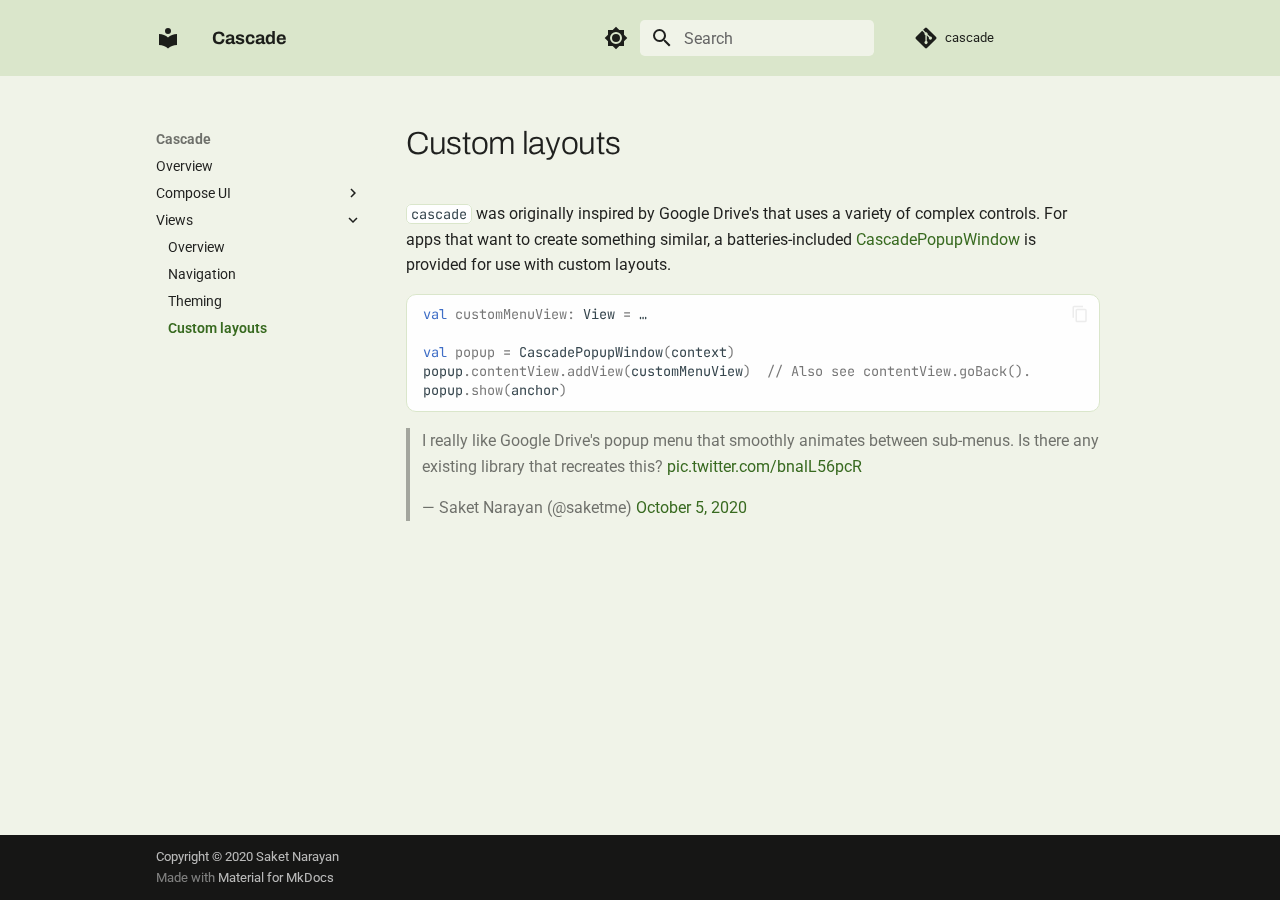
<file: views/custom_layouts/index.html>
<!doctype html>
<html lang="en" class="no-js">
  <head>
    
      <meta charset="utf-8">
      <meta name="viewport" content="width=device-width,initial-scale=1">
      
        <meta name="description" content="Nested popup menus with smooth height animations for Android">
      
      
        <meta name="author" content="Saket Narayan">
      
      
        <link rel="canonical" href="https://saket.github.io/cascade/views/custom_layouts/">
      
      
        <link rel="prev" href="../theming/">
      
      
      <link rel="icon" href="../../assets/images/favicon.png">
      <meta name="generator" content="mkdocs-1.4.2, mkdocs-material-9.0.6">
    
    
      
        <title>Custom layouts - Cascade</title>
      
    
    
      <link rel="stylesheet" href="../../assets/stylesheets/main.558e4712.min.css">
      
        
        <link rel="stylesheet" href="../../assets/stylesheets/palette.2505c338.min.css">
      
      

    
    
    
      
        
        
        <link rel="preconnect" href="https://fonts.gstatic.com" crossorigin>
        <link rel="stylesheet" href="https://fonts.googleapis.com/css?family=Roboto:300,300i,400,400i,700,700i%7CJetBrains+Mono:400,400i,700,700i&display=fallback">
        <style>:root{--md-text-font:"Roboto";--md-code-font:"JetBrains Mono"}</style>
      
    
    
      <link rel="stylesheet" href="../../stylesheets/extra.css">
    
    <script>__md_scope=new URL("../..",location),__md_hash=e=>[...e].reduce((e,_)=>(e<<5)-e+_.charCodeAt(0),0),__md_get=(e,_=localStorage,t=__md_scope)=>JSON.parse(_.getItem(t.pathname+"."+e)),__md_set=(e,_,t=localStorage,a=__md_scope)=>{try{t.setItem(a.pathname+"."+e,JSON.stringify(_))}catch(e){}}</script>
    
      

    
    
    
<meta property="og:url" content="https://saket.github.io/cascade/views/custom_layouts/">

<meta property="og:title" content="Cascade - Custom layouts">

<meta property="og:description" content="Nested popup menus with smooth height animations for Android">
<meta property="og:image" content="https://saket.github.io/cascade//assets/social_image.png">
<meta property="og:image:type" content="image/png">
<meta property="og:image:width" content="707">
<meta property="og:image:height" content="353">

  </head>
  
  
    
    
      
    
    
    
    
    <body dir="ltr" data-md-color-scheme="default" data-md-color-primary="" data-md-color-accent="">
  
    
    
      <script>var palette=__md_get("__palette");if(palette&&"object"==typeof palette.color)for(var key of Object.keys(palette.color))document.body.setAttribute("data-md-color-"+key,palette.color[key])</script>
    
    <input class="md-toggle" data-md-toggle="drawer" type="checkbox" id="__drawer" autocomplete="off">
    <input class="md-toggle" data-md-toggle="search" type="checkbox" id="__search" autocomplete="off">
    <label class="md-overlay" for="__drawer"></label>
    <div data-md-component="skip">
      
        
        <a href="#custom-layouts" class="md-skip">
          Skip to content
        </a>
      
    </div>
    <div data-md-component="announce">
      
    </div>
    
    
      

<header class="md-header" data-md-component="header">
  <nav class="md-header__inner md-grid" aria-label="Header">
    <a href="../.." title="Cascade" class="md-header__button md-logo" aria-label="Cascade" data-md-component="logo">
      
  
  <svg xmlns="http://www.w3.org/2000/svg" viewBox="0 0 24 24"><path d="M12 8a3 3 0 0 0 3-3 3 3 0 0 0-3-3 3 3 0 0 0-3 3 3 3 0 0 0 3 3m0 3.54C9.64 9.35 6.5 8 3 8v11c3.5 0 6.64 1.35 9 3.54 2.36-2.19 5.5-3.54 9-3.54V8c-3.5 0-6.64 1.35-9 3.54Z"/></svg>

    </a>
    <label class="md-header__button md-icon" for="__drawer">
      <svg xmlns="http://www.w3.org/2000/svg" viewBox="0 0 24 24"><path d="M3 6h18v2H3V6m0 5h18v2H3v-2m0 5h18v2H3v-2Z"/></svg>
    </label>
    <div class="md-header__title" data-md-component="header-title">
      <div class="md-header__ellipsis">
        <div class="md-header__topic">
          <span class="md-ellipsis">
            Cascade
          </span>
        </div>
        <div class="md-header__topic" data-md-component="header-topic">
          <span class="md-ellipsis">
            
              Custom layouts
            
          </span>
        </div>
      </div>
    </div>
    
      <form class="md-header__option" data-md-component="palette">
        
          
          <input class="md-option" data-md-color-media="(prefers-color-scheme: light)" data-md-color-scheme="default" data-md-color-primary="" data-md-color-accent=""  aria-label="Switch to dark mode"  type="radio" name="__palette" id="__palette_1">
          
            <label class="md-header__button md-icon" title="Switch to dark mode" for="__palette_2" hidden>
              <svg xmlns="http://www.w3.org/2000/svg" viewBox="0 0 24 24"><path d="M12 8a4 4 0 0 0-4 4 4 4 0 0 0 4 4 4 4 0 0 0 4-4 4 4 0 0 0-4-4m0 10a6 6 0 0 1-6-6 6 6 0 0 1 6-6 6 6 0 0 1 6 6 6 6 0 0 1-6 6m8-9.31V4h-4.69L12 .69 8.69 4H4v4.69L.69 12 4 15.31V20h4.69L12 23.31 15.31 20H20v-4.69L23.31 12 20 8.69Z"/></svg>
            </label>
          
        
          
          <input class="md-option" data-md-color-media="(prefers-color-scheme: dark)" data-md-color-scheme="slate" data-md-color-primary="" data-md-color-accent=""  aria-label="Switch to light mode"  type="radio" name="__palette" id="__palette_2">
          
            <label class="md-header__button md-icon" title="Switch to light mode" for="__palette_1" hidden>
              <svg xmlns="http://www.w3.org/2000/svg" viewBox="0 0 24 24"><path d="M12 18c-.89 0-1.74-.2-2.5-.55C11.56 16.5 13 14.42 13 12c0-2.42-1.44-4.5-3.5-5.45C10.26 6.2 11.11 6 12 6a6 6 0 0 1 6 6 6 6 0 0 1-6 6m8-9.31V4h-4.69L12 .69 8.69 4H4v4.69L.69 12 4 15.31V20h4.69L12 23.31 15.31 20H20v-4.69L23.31 12 20 8.69Z"/></svg>
            </label>
          
        
      </form>
    
    
    
      <label class="md-header__button md-icon" for="__search">
        <svg xmlns="http://www.w3.org/2000/svg" viewBox="0 0 24 24"><path d="M9.5 3A6.5 6.5 0 0 1 16 9.5c0 1.61-.59 3.09-1.56 4.23l.27.27h.79l5 5-1.5 1.5-5-5v-.79l-.27-.27A6.516 6.516 0 0 1 9.5 16 6.5 6.5 0 0 1 3 9.5 6.5 6.5 0 0 1 9.5 3m0 2C7 5 5 7 5 9.5S7 14 9.5 14 14 12 14 9.5 12 5 9.5 5Z"/></svg>
      </label>
      <div class="md-search" data-md-component="search" role="dialog">
  <label class="md-search__overlay" for="__search"></label>
  <div class="md-search__inner" role="search">
    <form class="md-search__form" name="search">
      <input type="text" class="md-search__input" name="query" aria-label="Search" placeholder="Search" autocapitalize="off" autocorrect="off" autocomplete="off" spellcheck="false" data-md-component="search-query" required>
      <label class="md-search__icon md-icon" for="__search">
        <svg xmlns="http://www.w3.org/2000/svg" viewBox="0 0 24 24"><path d="M9.5 3A6.5 6.5 0 0 1 16 9.5c0 1.61-.59 3.09-1.56 4.23l.27.27h.79l5 5-1.5 1.5-5-5v-.79l-.27-.27A6.516 6.516 0 0 1 9.5 16 6.5 6.5 0 0 1 3 9.5 6.5 6.5 0 0 1 9.5 3m0 2C7 5 5 7 5 9.5S7 14 9.5 14 14 12 14 9.5 12 5 9.5 5Z"/></svg>
        <svg xmlns="http://www.w3.org/2000/svg" viewBox="0 0 24 24"><path d="M20 11v2H8l5.5 5.5-1.42 1.42L4.16 12l7.92-7.92L13.5 5.5 8 11h12Z"/></svg>
      </label>
      <nav class="md-search__options" aria-label="Search">
        
        <button type="reset" class="md-search__icon md-icon" title="Clear" aria-label="Clear" tabindex="-1">
          <svg xmlns="http://www.w3.org/2000/svg" viewBox="0 0 24 24"><path d="M19 6.41 17.59 5 12 10.59 6.41 5 5 6.41 10.59 12 5 17.59 6.41 19 12 13.41 17.59 19 19 17.59 13.41 12 19 6.41Z"/></svg>
        </button>
      </nav>
      
    </form>
    <div class="md-search__output">
      <div class="md-search__scrollwrap" data-md-scrollfix>
        <div class="md-search-result" data-md-component="search-result">
          <div class="md-search-result__meta">
            Initializing search
          </div>
          <ol class="md-search-result__list" role="presentation"></ol>
        </div>
      </div>
    </div>
  </div>
</div>
    
    
      <div class="md-header__source">
        <a href="https://github.com/saket/cascade" title="Go to repository" class="md-source" data-md-component="source">
  <div class="md-source__icon md-icon">
    
    <svg xmlns="http://www.w3.org/2000/svg" viewBox="0 0 448 512"><!--! Font Awesome Free 6.2.1 by @fontawesome - https://fontawesome.com License - https://fontawesome.com/license/free (Icons: CC BY 4.0, Fonts: SIL OFL 1.1, Code: MIT License) Copyright 2022 Fonticons, Inc.--><path d="M439.55 236.05 244 40.45a28.87 28.87 0 0 0-40.81 0l-40.66 40.63 51.52 51.52c27.06-9.14 52.68 16.77 43.39 43.68l49.66 49.66c34.23-11.8 61.18 31 35.47 56.69-26.49 26.49-70.21-2.87-56-37.34L240.22 199v121.85c25.3 12.54 22.26 41.85 9.08 55a34.34 34.34 0 0 1-48.55 0c-17.57-17.6-11.07-46.91 11.25-56v-123c-20.8-8.51-24.6-30.74-18.64-45L142.57 101 8.45 235.14a28.86 28.86 0 0 0 0 40.81l195.61 195.6a28.86 28.86 0 0 0 40.8 0l194.69-194.69a28.86 28.86 0 0 0 0-40.81z"/></svg>
  </div>
  <div class="md-source__repository">
    cascade
  </div>
</a>
      </div>
    
  </nav>
  
</header>
    
    <div class="md-container" data-md-component="container">
      
      
        
          
        
      
      <main class="md-main" data-md-component="main">
        <div class="md-main__inner md-grid">
          
            
              
              <div class="md-sidebar md-sidebar--primary" data-md-component="sidebar" data-md-type="navigation" >
                <div class="md-sidebar__scrollwrap">
                  <div class="md-sidebar__inner">
                    


  

<nav class="md-nav md-nav--primary md-nav--integrated" aria-label="Navigation" data-md-level="0">
  <label class="md-nav__title" for="__drawer">
    <a href="../.." title="Cascade" class="md-nav__button md-logo" aria-label="Cascade" data-md-component="logo">
      
  
  <svg xmlns="http://www.w3.org/2000/svg" viewBox="0 0 24 24"><path d="M12 8a3 3 0 0 0 3-3 3 3 0 0 0-3-3 3 3 0 0 0-3 3 3 3 0 0 0 3 3m0 3.54C9.64 9.35 6.5 8 3 8v11c3.5 0 6.64 1.35 9 3.54 2.36-2.19 5.5-3.54 9-3.54V8c-3.5 0-6.64 1.35-9 3.54Z"/></svg>

    </a>
    Cascade
  </label>
  
    <div class="md-nav__source">
      <a href="https://github.com/saket/cascade" title="Go to repository" class="md-source" data-md-component="source">
  <div class="md-source__icon md-icon">
    
    <svg xmlns="http://www.w3.org/2000/svg" viewBox="0 0 448 512"><!--! Font Awesome Free 6.2.1 by @fontawesome - https://fontawesome.com License - https://fontawesome.com/license/free (Icons: CC BY 4.0, Fonts: SIL OFL 1.1, Code: MIT License) Copyright 2022 Fonticons, Inc.--><path d="M439.55 236.05 244 40.45a28.87 28.87 0 0 0-40.81 0l-40.66 40.63 51.52 51.52c27.06-9.14 52.68 16.77 43.39 43.68l49.66 49.66c34.23-11.8 61.18 31 35.47 56.69-26.49 26.49-70.21-2.87-56-37.34L240.22 199v121.85c25.3 12.54 22.26 41.85 9.08 55a34.34 34.34 0 0 1-48.55 0c-17.57-17.6-11.07-46.91 11.25-56v-123c-20.8-8.51-24.6-30.74-18.64-45L142.57 101 8.45 235.14a28.86 28.86 0 0 0 0 40.81l195.61 195.6a28.86 28.86 0 0 0 40.8 0l194.69-194.69a28.86 28.86 0 0 0 0-40.81z"/></svg>
  </div>
  <div class="md-source__repository">
    cascade
  </div>
</a>
    </div>
  
  <ul class="md-nav__list" data-md-scrollfix>
    
      
      
      

  
  
  
    <li class="md-nav__item">
      <a href="../.." class="md-nav__link">
        Overview
      </a>
    </li>
  

    
      
      
      

  
  
  
    
    <li class="md-nav__item md-nav__item--nested">
      
      
      
      
      <input class="md-nav__toggle md-toggle " data-md-toggle="__nav_2" type="checkbox" id="__nav_2" >
      
      
      
        <label class="md-nav__link" for="__nav_2" tabindex="0" aria-expanded="false">
          Compose UI
          <span class="md-nav__icon md-icon"></span>
        </label>
      
      <nav class="md-nav" aria-label="Compose UI" data-md-level="1">
        <label class="md-nav__title" for="__nav_2">
          <span class="md-nav__icon md-icon"></span>
          Compose UI
        </label>
        <ul class="md-nav__list" data-md-scrollfix>
          
            
              
  
  
  
    <li class="md-nav__item">
      <a href="../../compose/" class="md-nav__link">
        Overview
      </a>
    </li>
  

            
          
            
              
  
  
  
    <li class="md-nav__item">
      <a href="../../compose/navigation/" class="md-nav__link">
        Navigation
      </a>
    </li>
  

            
          
            
              
  
  
  
    <li class="md-nav__item">
      <a href="../../compose/theming/" class="md-nav__link">
        Theming
      </a>
    </li>
  

            
          
        </ul>
      </nav>
    </li>
  

    
      
      
      

  
  
    
  
  
    
    <li class="md-nav__item md-nav__item--active md-nav__item--nested">
      
      
      
      
      <input class="md-nav__toggle md-toggle " data-md-toggle="__nav_3" type="checkbox" id="__nav_3" checked>
      
      
      
        <label class="md-nav__link" for="__nav_3" tabindex="0" aria-expanded="true">
          Views
          <span class="md-nav__icon md-icon"></span>
        </label>
      
      <nav class="md-nav" aria-label="Views" data-md-level="1">
        <label class="md-nav__title" for="__nav_3">
          <span class="md-nav__icon md-icon"></span>
          Views
        </label>
        <ul class="md-nav__list" data-md-scrollfix>
          
            
              
  
  
  
    <li class="md-nav__item">
      <a href="../" class="md-nav__link">
        Overview
      </a>
    </li>
  

            
          
            
              
  
  
  
    <li class="md-nav__item">
      <a href="../navigation/" class="md-nav__link">
        Navigation
      </a>
    </li>
  

            
          
            
              
  
  
  
    <li class="md-nav__item">
      <a href="../theming/" class="md-nav__link">
        Theming
      </a>
    </li>
  

            
          
            
              
  
  
    
  
  
    <li class="md-nav__item md-nav__item--active">
      
      <input class="md-nav__toggle md-toggle" data-md-toggle="toc" type="checkbox" id="__toc">
      
      
        
      
      
      <a href="./" class="md-nav__link md-nav__link--active">
        Custom layouts
      </a>
      
    </li>
  

            
          
        </ul>
      </nav>
    </li>
  

    
  </ul>
</nav>
                  </div>
                </div>
              </div>
            
            
          
          
            <div class="md-content" data-md-component="content">
              <article class="md-content__inner md-typeset">
                
                  

  
  



<h1 id="custom-layouts">Custom layouts<a class="headerlink" href="#custom-layouts" title="Permanent link">&para;</a></h1>
<p><code>cascade</code> was originally inspired by Google Drive's that uses a variety of complex controls. For apps that want to create something similar, a batteries-included <a href="https://github.com/saket/cascade/blob/trunk/cascade/src/main/java/me/saket/cascade/CascadePopupWindow.kt">CascadePopupWindow</a> is provided for use with custom layouts.</p>
<div class="highlight"><pre><span></span><code><a id="__codelineno-0-1" name="__codelineno-0-1" href="#__codelineno-0-1"></a><span class="kd">val</span><span class="w"> </span><span class="nv">customMenuView</span><span class="p">:</span><span class="w"> </span><span class="n">View</span><span class="w"> </span><span class="o">=</span><span class="w"> </span><span class="err">…</span>
<a id="__codelineno-0-2" name="__codelineno-0-2" href="#__codelineno-0-2"></a>
<a id="__codelineno-0-3" name="__codelineno-0-3" href="#__codelineno-0-3"></a><span class="kd">val</span><span class="w"> </span><span class="nv">popup</span><span class="w"> </span><span class="o">=</span><span class="w"> </span><span class="n">CascadePopupWindow</span><span class="p">(</span><span class="n">context</span><span class="p">)</span>
<a id="__codelineno-0-4" name="__codelineno-0-4" href="#__codelineno-0-4"></a><span class="n">popup</span><span class="p">.</span><span class="na">contentView</span><span class="p">.</span><span class="na">addView</span><span class="p">(</span><span class="n">customMenuView</span><span class="p">)</span><span class="w">  </span><span class="c1">// Also see contentView.goBack().</span>
<a id="__codelineno-0-5" name="__codelineno-0-5" href="#__codelineno-0-5"></a><span class="n">popup</span><span class="p">.</span><span class="na">show</span><span class="p">(</span><span class="n">anchor</span><span class="p">)</span>
</code></pre></div>
<blockquote class="twitter-tweet" data-dnt="true" data-theme="dark"><p lang="en" dir="ltr">I really like Google Drive&#39;s popup menu that smoothly animates between sub-menus. Is there any existing library that recreates this? <a href="https://t.co/bnalL56pcR">pic.twitter.com/bnalL56pcR</a></p>&mdash; Saket Narayan (@saketme) <a href="https://twitter.com/saketme/status/1313130386743066627?ref_src=twsrc%5Etfw">October 5, 2020</a></blockquote>
<script async src="https://platform.twitter.com/widgets.js" charset="utf-8"></script>





                
              </article>
            </div>
          
          
  <script>var tabs=__md_get("__tabs");if(Array.isArray(tabs))e:for(var set of document.querySelectorAll(".tabbed-set")){var tab,labels=set.querySelector(".tabbed-labels");for(tab of tabs)for(var label of labels.getElementsByTagName("label"))if(label.innerText.trim()===tab){var input=document.getElementById(label.htmlFor);input.checked=!0;continue e}}</script>

        </div>
        
      </main>
      
        <footer class="md-footer">
  
  <div class="md-footer-meta md-typeset">
    <div class="md-footer-meta__inner md-grid">
      <div class="md-copyright">
  
    <div class="md-copyright__highlight">
      Copyright &copy; 2020 Saket Narayan
    </div>
  
  
    Made with
    <a href="https://squidfunk.github.io/mkdocs-material/" target="_blank" rel="noopener">
      Material for MkDocs
    </a>
  
</div>
      
    </div>
  </div>
</footer>
      
    </div>
    <div class="md-dialog" data-md-component="dialog">
      <div class="md-dialog__inner md-typeset"></div>
    </div>
    
    <script id="__config" type="application/json">{"base": "../..", "features": ["content.tabs.link", "content.code.copy", "navigation.instant", "toc.integrate"], "search": "../../assets/javascripts/workers/search.e5c33ebb.min.js", "translations": {"clipboard.copied": "Copied to clipboard", "clipboard.copy": "Copy to clipboard", "search.result.more.one": "1 more on this page", "search.result.more.other": "# more on this page", "search.result.none": "No matching documents", "search.result.one": "1 matching document", "search.result.other": "# matching documents", "search.result.placeholder": "Type to start searching", "search.result.term.missing": "Missing", "select.version": "Select version"}}</script>
    
    
      <script src="../../assets/javascripts/bundle.51d95adb.min.js"></script>
      
    
  </body>
</html>
</file>
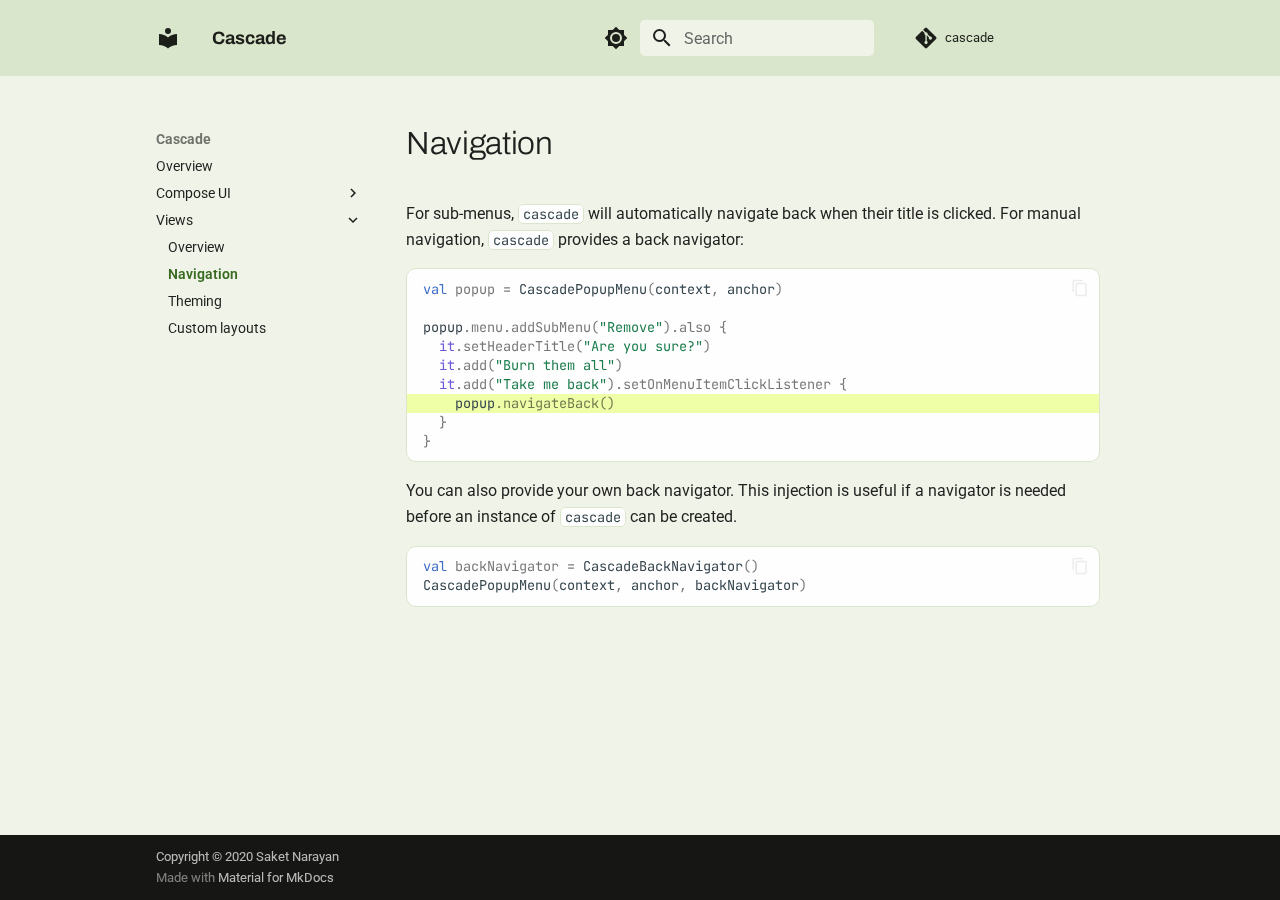
<file: views/navigation/index.html>
<!doctype html>
<html lang="en" class="no-js">
  <head>
    
      <meta charset="utf-8">
      <meta name="viewport" content="width=device-width,initial-scale=1">
      
        <meta name="description" content="Nested popup menus with smooth height animations for Android">
      
      
        <meta name="author" content="Saket Narayan">
      
      
        <link rel="canonical" href="https://saket.github.io/cascade/views/navigation/">
      
      
        <link rel="prev" href="../">
      
      
        <link rel="next" href="../theming/">
      
      <link rel="icon" href="../../assets/images/favicon.png">
      <meta name="generator" content="mkdocs-1.4.2, mkdocs-material-9.0.6">
    
    
      
        <title>Navigation - Cascade</title>
      
    
    
      <link rel="stylesheet" href="../../assets/stylesheets/main.558e4712.min.css">
      
        
        <link rel="stylesheet" href="../../assets/stylesheets/palette.2505c338.min.css">
      
      

    
    
    
      
        
        
        <link rel="preconnect" href="https://fonts.gstatic.com" crossorigin>
        <link rel="stylesheet" href="https://fonts.googleapis.com/css?family=Roboto:300,300i,400,400i,700,700i%7CJetBrains+Mono:400,400i,700,700i&display=fallback">
        <style>:root{--md-text-font:"Roboto";--md-code-font:"JetBrains Mono"}</style>
      
    
    
      <link rel="stylesheet" href="../../stylesheets/extra.css">
    
    <script>__md_scope=new URL("../..",location),__md_hash=e=>[...e].reduce((e,_)=>(e<<5)-e+_.charCodeAt(0),0),__md_get=(e,_=localStorage,t=__md_scope)=>JSON.parse(_.getItem(t.pathname+"."+e)),__md_set=(e,_,t=localStorage,a=__md_scope)=>{try{t.setItem(a.pathname+"."+e,JSON.stringify(_))}catch(e){}}</script>
    
      

    
    
    
<meta property="og:url" content="https://saket.github.io/cascade/views/navigation/">

<meta property="og:title" content="Cascade - Navigation">

<meta property="og:description" content="Nested popup menus with smooth height animations for Android">
<meta property="og:image" content="https://saket.github.io/cascade//assets/social_image.png">
<meta property="og:image:type" content="image/png">
<meta property="og:image:width" content="707">
<meta property="og:image:height" content="353">

  </head>
  
  
    
    
      
    
    
    
    
    <body dir="ltr" data-md-color-scheme="default" data-md-color-primary="" data-md-color-accent="">
  
    
    
      <script>var palette=__md_get("__palette");if(palette&&"object"==typeof palette.color)for(var key of Object.keys(palette.color))document.body.setAttribute("data-md-color-"+key,palette.color[key])</script>
    
    <input class="md-toggle" data-md-toggle="drawer" type="checkbox" id="__drawer" autocomplete="off">
    <input class="md-toggle" data-md-toggle="search" type="checkbox" id="__search" autocomplete="off">
    <label class="md-overlay" for="__drawer"></label>
    <div data-md-component="skip">
      
        
        <a href="#navigation" class="md-skip">
          Skip to content
        </a>
      
    </div>
    <div data-md-component="announce">
      
    </div>
    
    
      

<header class="md-header" data-md-component="header">
  <nav class="md-header__inner md-grid" aria-label="Header">
    <a href="../.." title="Cascade" class="md-header__button md-logo" aria-label="Cascade" data-md-component="logo">
      
  
  <svg xmlns="http://www.w3.org/2000/svg" viewBox="0 0 24 24"><path d="M12 8a3 3 0 0 0 3-3 3 3 0 0 0-3-3 3 3 0 0 0-3 3 3 3 0 0 0 3 3m0 3.54C9.64 9.35 6.5 8 3 8v11c3.5 0 6.64 1.35 9 3.54 2.36-2.19 5.5-3.54 9-3.54V8c-3.5 0-6.64 1.35-9 3.54Z"/></svg>

    </a>
    <label class="md-header__button md-icon" for="__drawer">
      <svg xmlns="http://www.w3.org/2000/svg" viewBox="0 0 24 24"><path d="M3 6h18v2H3V6m0 5h18v2H3v-2m0 5h18v2H3v-2Z"/></svg>
    </label>
    <div class="md-header__title" data-md-component="header-title">
      <div class="md-header__ellipsis">
        <div class="md-header__topic">
          <span class="md-ellipsis">
            Cascade
          </span>
        </div>
        <div class="md-header__topic" data-md-component="header-topic">
          <span class="md-ellipsis">
            
              Navigation
            
          </span>
        </div>
      </div>
    </div>
    
      <form class="md-header__option" data-md-component="palette">
        
          
          <input class="md-option" data-md-color-media="(prefers-color-scheme: light)" data-md-color-scheme="default" data-md-color-primary="" data-md-color-accent=""  aria-label="Switch to dark mode"  type="radio" name="__palette" id="__palette_1">
          
            <label class="md-header__button md-icon" title="Switch to dark mode" for="__palette_2" hidden>
              <svg xmlns="http://www.w3.org/2000/svg" viewBox="0 0 24 24"><path d="M12 8a4 4 0 0 0-4 4 4 4 0 0 0 4 4 4 4 0 0 0 4-4 4 4 0 0 0-4-4m0 10a6 6 0 0 1-6-6 6 6 0 0 1 6-6 6 6 0 0 1 6 6 6 6 0 0 1-6 6m8-9.31V4h-4.69L12 .69 8.69 4H4v4.69L.69 12 4 15.31V20h4.69L12 23.31 15.31 20H20v-4.69L23.31 12 20 8.69Z"/></svg>
            </label>
          
        
          
          <input class="md-option" data-md-color-media="(prefers-color-scheme: dark)" data-md-color-scheme="slate" data-md-color-primary="" data-md-color-accent=""  aria-label="Switch to light mode"  type="radio" name="__palette" id="__palette_2">
          
            <label class="md-header__button md-icon" title="Switch to light mode" for="__palette_1" hidden>
              <svg xmlns="http://www.w3.org/2000/svg" viewBox="0 0 24 24"><path d="M12 18c-.89 0-1.74-.2-2.5-.55C11.56 16.5 13 14.42 13 12c0-2.42-1.44-4.5-3.5-5.45C10.26 6.2 11.11 6 12 6a6 6 0 0 1 6 6 6 6 0 0 1-6 6m8-9.31V4h-4.69L12 .69 8.69 4H4v4.69L.69 12 4 15.31V20h4.69L12 23.31 15.31 20H20v-4.69L23.31 12 20 8.69Z"/></svg>
            </label>
          
        
      </form>
    
    
    
      <label class="md-header__button md-icon" for="__search">
        <svg xmlns="http://www.w3.org/2000/svg" viewBox="0 0 24 24"><path d="M9.5 3A6.5 6.5 0 0 1 16 9.5c0 1.61-.59 3.09-1.56 4.23l.27.27h.79l5 5-1.5 1.5-5-5v-.79l-.27-.27A6.516 6.516 0 0 1 9.5 16 6.5 6.5 0 0 1 3 9.5 6.5 6.5 0 0 1 9.5 3m0 2C7 5 5 7 5 9.5S7 14 9.5 14 14 12 14 9.5 12 5 9.5 5Z"/></svg>
      </label>
      <div class="md-search" data-md-component="search" role="dialog">
  <label class="md-search__overlay" for="__search"></label>
  <div class="md-search__inner" role="search">
    <form class="md-search__form" name="search">
      <input type="text" class="md-search__input" name="query" aria-label="Search" placeholder="Search" autocapitalize="off" autocorrect="off" autocomplete="off" spellcheck="false" data-md-component="search-query" required>
      <label class="md-search__icon md-icon" for="__search">
        <svg xmlns="http://www.w3.org/2000/svg" viewBox="0 0 24 24"><path d="M9.5 3A6.5 6.5 0 0 1 16 9.5c0 1.61-.59 3.09-1.56 4.23l.27.27h.79l5 5-1.5 1.5-5-5v-.79l-.27-.27A6.516 6.516 0 0 1 9.5 16 6.5 6.5 0 0 1 3 9.5 6.5 6.5 0 0 1 9.5 3m0 2C7 5 5 7 5 9.5S7 14 9.5 14 14 12 14 9.5 12 5 9.5 5Z"/></svg>
        <svg xmlns="http://www.w3.org/2000/svg" viewBox="0 0 24 24"><path d="M20 11v2H8l5.5 5.5-1.42 1.42L4.16 12l7.92-7.92L13.5 5.5 8 11h12Z"/></svg>
      </label>
      <nav class="md-search__options" aria-label="Search">
        
        <button type="reset" class="md-search__icon md-icon" title="Clear" aria-label="Clear" tabindex="-1">
          <svg xmlns="http://www.w3.org/2000/svg" viewBox="0 0 24 24"><path d="M19 6.41 17.59 5 12 10.59 6.41 5 5 6.41 10.59 12 5 17.59 6.41 19 12 13.41 17.59 19 19 17.59 13.41 12 19 6.41Z"/></svg>
        </button>
      </nav>
      
    </form>
    <div class="md-search__output">
      <div class="md-search__scrollwrap" data-md-scrollfix>
        <div class="md-search-result" data-md-component="search-result">
          <div class="md-search-result__meta">
            Initializing search
          </div>
          <ol class="md-search-result__list" role="presentation"></ol>
        </div>
      </div>
    </div>
  </div>
</div>
    
    
      <div class="md-header__source">
        <a href="https://github.com/saket/cascade" title="Go to repository" class="md-source" data-md-component="source">
  <div class="md-source__icon md-icon">
    
    <svg xmlns="http://www.w3.org/2000/svg" viewBox="0 0 448 512"><!--! Font Awesome Free 6.2.1 by @fontawesome - https://fontawesome.com License - https://fontawesome.com/license/free (Icons: CC BY 4.0, Fonts: SIL OFL 1.1, Code: MIT License) Copyright 2022 Fonticons, Inc.--><path d="M439.55 236.05 244 40.45a28.87 28.87 0 0 0-40.81 0l-40.66 40.63 51.52 51.52c27.06-9.14 52.68 16.77 43.39 43.68l49.66 49.66c34.23-11.8 61.18 31 35.47 56.69-26.49 26.49-70.21-2.87-56-37.34L240.22 199v121.85c25.3 12.54 22.26 41.85 9.08 55a34.34 34.34 0 0 1-48.55 0c-17.57-17.6-11.07-46.91 11.25-56v-123c-20.8-8.51-24.6-30.74-18.64-45L142.57 101 8.45 235.14a28.86 28.86 0 0 0 0 40.81l195.61 195.6a28.86 28.86 0 0 0 40.8 0l194.69-194.69a28.86 28.86 0 0 0 0-40.81z"/></svg>
  </div>
  <div class="md-source__repository">
    cascade
  </div>
</a>
      </div>
    
  </nav>
  
</header>
    
    <div class="md-container" data-md-component="container">
      
      
        
          
        
      
      <main class="md-main" data-md-component="main">
        <div class="md-main__inner md-grid">
          
            
              
              <div class="md-sidebar md-sidebar--primary" data-md-component="sidebar" data-md-type="navigation" >
                <div class="md-sidebar__scrollwrap">
                  <div class="md-sidebar__inner">
                    


  

<nav class="md-nav md-nav--primary md-nav--integrated" aria-label="Navigation" data-md-level="0">
  <label class="md-nav__title" for="__drawer">
    <a href="../.." title="Cascade" class="md-nav__button md-logo" aria-label="Cascade" data-md-component="logo">
      
  
  <svg xmlns="http://www.w3.org/2000/svg" viewBox="0 0 24 24"><path d="M12 8a3 3 0 0 0 3-3 3 3 0 0 0-3-3 3 3 0 0 0-3 3 3 3 0 0 0 3 3m0 3.54C9.64 9.35 6.5 8 3 8v11c3.5 0 6.64 1.35 9 3.54 2.36-2.19 5.5-3.54 9-3.54V8c-3.5 0-6.64 1.35-9 3.54Z"/></svg>

    </a>
    Cascade
  </label>
  
    <div class="md-nav__source">
      <a href="https://github.com/saket/cascade" title="Go to repository" class="md-source" data-md-component="source">
  <div class="md-source__icon md-icon">
    
    <svg xmlns="http://www.w3.org/2000/svg" viewBox="0 0 448 512"><!--! Font Awesome Free 6.2.1 by @fontawesome - https://fontawesome.com License - https://fontawesome.com/license/free (Icons: CC BY 4.0, Fonts: SIL OFL 1.1, Code: MIT License) Copyright 2022 Fonticons, Inc.--><path d="M439.55 236.05 244 40.45a28.87 28.87 0 0 0-40.81 0l-40.66 40.63 51.52 51.52c27.06-9.14 52.68 16.77 43.39 43.68l49.66 49.66c34.23-11.8 61.18 31 35.47 56.69-26.49 26.49-70.21-2.87-56-37.34L240.22 199v121.85c25.3 12.54 22.26 41.85 9.08 55a34.34 34.34 0 0 1-48.55 0c-17.57-17.6-11.07-46.91 11.25-56v-123c-20.8-8.51-24.6-30.74-18.64-45L142.57 101 8.45 235.14a28.86 28.86 0 0 0 0 40.81l195.61 195.6a28.86 28.86 0 0 0 40.8 0l194.69-194.69a28.86 28.86 0 0 0 0-40.81z"/></svg>
  </div>
  <div class="md-source__repository">
    cascade
  </div>
</a>
    </div>
  
  <ul class="md-nav__list" data-md-scrollfix>
    
      
      
      

  
  
  
    <li class="md-nav__item">
      <a href="../.." class="md-nav__link">
        Overview
      </a>
    </li>
  

    
      
      
      

  
  
  
    
    <li class="md-nav__item md-nav__item--nested">
      
      
      
      
      <input class="md-nav__toggle md-toggle " data-md-toggle="__nav_2" type="checkbox" id="__nav_2" >
      
      
      
        <label class="md-nav__link" for="__nav_2" tabindex="0" aria-expanded="false">
          Compose UI
          <span class="md-nav__icon md-icon"></span>
        </label>
      
      <nav class="md-nav" aria-label="Compose UI" data-md-level="1">
        <label class="md-nav__title" for="__nav_2">
          <span class="md-nav__icon md-icon"></span>
          Compose UI
        </label>
        <ul class="md-nav__list" data-md-scrollfix>
          
            
              
  
  
  
    <li class="md-nav__item">
      <a href="../../compose/" class="md-nav__link">
        Overview
      </a>
    </li>
  

            
          
            
              
  
  
  
    <li class="md-nav__item">
      <a href="../../compose/navigation/" class="md-nav__link">
        Navigation
      </a>
    </li>
  

            
          
            
              
  
  
  
    <li class="md-nav__item">
      <a href="../../compose/theming/" class="md-nav__link">
        Theming
      </a>
    </li>
  

            
          
        </ul>
      </nav>
    </li>
  

    
      
      
      

  
  
    
  
  
    
    <li class="md-nav__item md-nav__item--active md-nav__item--nested">
      
      
      
      
      <input class="md-nav__toggle md-toggle " data-md-toggle="__nav_3" type="checkbox" id="__nav_3" checked>
      
      
      
        <label class="md-nav__link" for="__nav_3" tabindex="0" aria-expanded="true">
          Views
          <span class="md-nav__icon md-icon"></span>
        </label>
      
      <nav class="md-nav" aria-label="Views" data-md-level="1">
        <label class="md-nav__title" for="__nav_3">
          <span class="md-nav__icon md-icon"></span>
          Views
        </label>
        <ul class="md-nav__list" data-md-scrollfix>
          
            
              
  
  
  
    <li class="md-nav__item">
      <a href="../" class="md-nav__link">
        Overview
      </a>
    </li>
  

            
          
            
              
  
  
    
  
  
    <li class="md-nav__item md-nav__item--active">
      
      <input class="md-nav__toggle md-toggle" data-md-toggle="toc" type="checkbox" id="__toc">
      
      
        
      
      
      <a href="./" class="md-nav__link md-nav__link--active">
        Navigation
      </a>
      
    </li>
  

            
          
            
              
  
  
  
    <li class="md-nav__item">
      <a href="../theming/" class="md-nav__link">
        Theming
      </a>
    </li>
  

            
          
            
              
  
  
  
    <li class="md-nav__item">
      <a href="../custom_layouts/" class="md-nav__link">
        Custom layouts
      </a>
    </li>
  

            
          
        </ul>
      </nav>
    </li>
  

    
  </ul>
</nav>
                  </div>
                </div>
              </div>
            
            
          
          
            <div class="md-content" data-md-component="content">
              <article class="md-content__inner md-typeset">
                
                  

  
  



<h1 id="navigation">Navigation<a class="headerlink" href="#navigation" title="Permanent link">&para;</a></h1>
<p>For sub-menus, <code>cascade</code> will automatically navigate back when their title is clicked. For manual navigation, <code>cascade</code> provides a back navigator:</p>
<div class="highlight"><pre><span></span><code><a id="__codelineno-0-1" name="__codelineno-0-1" href="#__codelineno-0-1"></a><span class="kd">val</span><span class="w"> </span><span class="nv">popup</span><span class="w"> </span><span class="o">=</span><span class="w"> </span><span class="n">CascadePopupMenu</span><span class="p">(</span><span class="n">context</span><span class="p">,</span><span class="w"> </span><span class="n">anchor</span><span class="p">)</span>
<a id="__codelineno-0-2" name="__codelineno-0-2" href="#__codelineno-0-2"></a>
<a id="__codelineno-0-3" name="__codelineno-0-3" href="#__codelineno-0-3"></a><span class="n">popup</span><span class="p">.</span><span class="na">menu</span><span class="p">.</span><span class="na">addSubMenu</span><span class="p">(</span><span class="s">&quot;Remove&quot;</span><span class="p">).</span><span class="na">also</span><span class="w"> </span><span class="p">{</span>
<a id="__codelineno-0-4" name="__codelineno-0-4" href="#__codelineno-0-4"></a><span class="w">  </span><span class="nb">it</span><span class="p">.</span><span class="na">setHeaderTitle</span><span class="p">(</span><span class="s">&quot;Are you sure?&quot;</span><span class="p">)</span>
<a id="__codelineno-0-5" name="__codelineno-0-5" href="#__codelineno-0-5"></a><span class="w">  </span><span class="nb">it</span><span class="p">.</span><span class="na">add</span><span class="p">(</span><span class="s">&quot;Burn them all&quot;</span><span class="p">)</span>
<a id="__codelineno-0-6" name="__codelineno-0-6" href="#__codelineno-0-6"></a><span class="w">  </span><span class="nb">it</span><span class="p">.</span><span class="na">add</span><span class="p">(</span><span class="s">&quot;Take me back&quot;</span><span class="p">).</span><span class="na">setOnMenuItemClickListener</span><span class="w"> </span><span class="p">{</span>
<a id="__codelineno-0-7" name="__codelineno-0-7" href="#__codelineno-0-7"></a><span class="hll"><span class="w">    </span><span class="n">popup</span><span class="p">.</span><span class="na">navigateBack</span><span class="p">()</span>
</span><a id="__codelineno-0-8" name="__codelineno-0-8" href="#__codelineno-0-8"></a><span class="w">  </span><span class="p">}</span>
<a id="__codelineno-0-9" name="__codelineno-0-9" href="#__codelineno-0-9"></a><span class="p">}</span>
</code></pre></div>
<p>You can also provide your own back navigator. This injection is useful if a navigator is needed before an instance of <code>cascade</code> can be created.</p>
<div class="highlight"><pre><span></span><code><a id="__codelineno-1-1" name="__codelineno-1-1" href="#__codelineno-1-1"></a><span class="kd">val</span><span class="w"> </span><span class="nv">backNavigator</span><span class="w"> </span><span class="o">=</span><span class="w"> </span><span class="n">CascadeBackNavigator</span><span class="p">()</span>
<a id="__codelineno-1-2" name="__codelineno-1-2" href="#__codelineno-1-2"></a><span class="n">CascadePopupMenu</span><span class="p">(</span><span class="n">context</span><span class="p">,</span><span class="w"> </span><span class="n">anchor</span><span class="p">,</span><span class="w"> </span><span class="n">backNavigator</span><span class="p">)</span>
</code></pre></div>





                
              </article>
            </div>
          
          
  <script>var tabs=__md_get("__tabs");if(Array.isArray(tabs))e:for(var set of document.querySelectorAll(".tabbed-set")){var tab,labels=set.querySelector(".tabbed-labels");for(tab of tabs)for(var label of labels.getElementsByTagName("label"))if(label.innerText.trim()===tab){var input=document.getElementById(label.htmlFor);input.checked=!0;continue e}}</script>

        </div>
        
      </main>
      
        <footer class="md-footer">
  
  <div class="md-footer-meta md-typeset">
    <div class="md-footer-meta__inner md-grid">
      <div class="md-copyright">
  
    <div class="md-copyright__highlight">
      Copyright &copy; 2020 Saket Narayan
    </div>
  
  
    Made with
    <a href="https://squidfunk.github.io/mkdocs-material/" target="_blank" rel="noopener">
      Material for MkDocs
    </a>
  
</div>
      
    </div>
  </div>
</footer>
      
    </div>
    <div class="md-dialog" data-md-component="dialog">
      <div class="md-dialog__inner md-typeset"></div>
    </div>
    
    <script id="__config" type="application/json">{"base": "../..", "features": ["content.tabs.link", "content.code.copy", "navigation.instant", "toc.integrate"], "search": "../../assets/javascripts/workers/search.e5c33ebb.min.js", "translations": {"clipboard.copied": "Copied to clipboard", "clipboard.copy": "Copy to clipboard", "search.result.more.one": "1 more on this page", "search.result.more.other": "# more on this page", "search.result.none": "No matching documents", "search.result.one": "1 matching document", "search.result.other": "# matching documents", "search.result.placeholder": "Type to start searching", "search.result.term.missing": "Missing", "select.version": "Select version"}}</script>
    
    
      <script src="../../assets/javascripts/bundle.51d95adb.min.js"></script>
      
    
  </body>
</html>
</file>
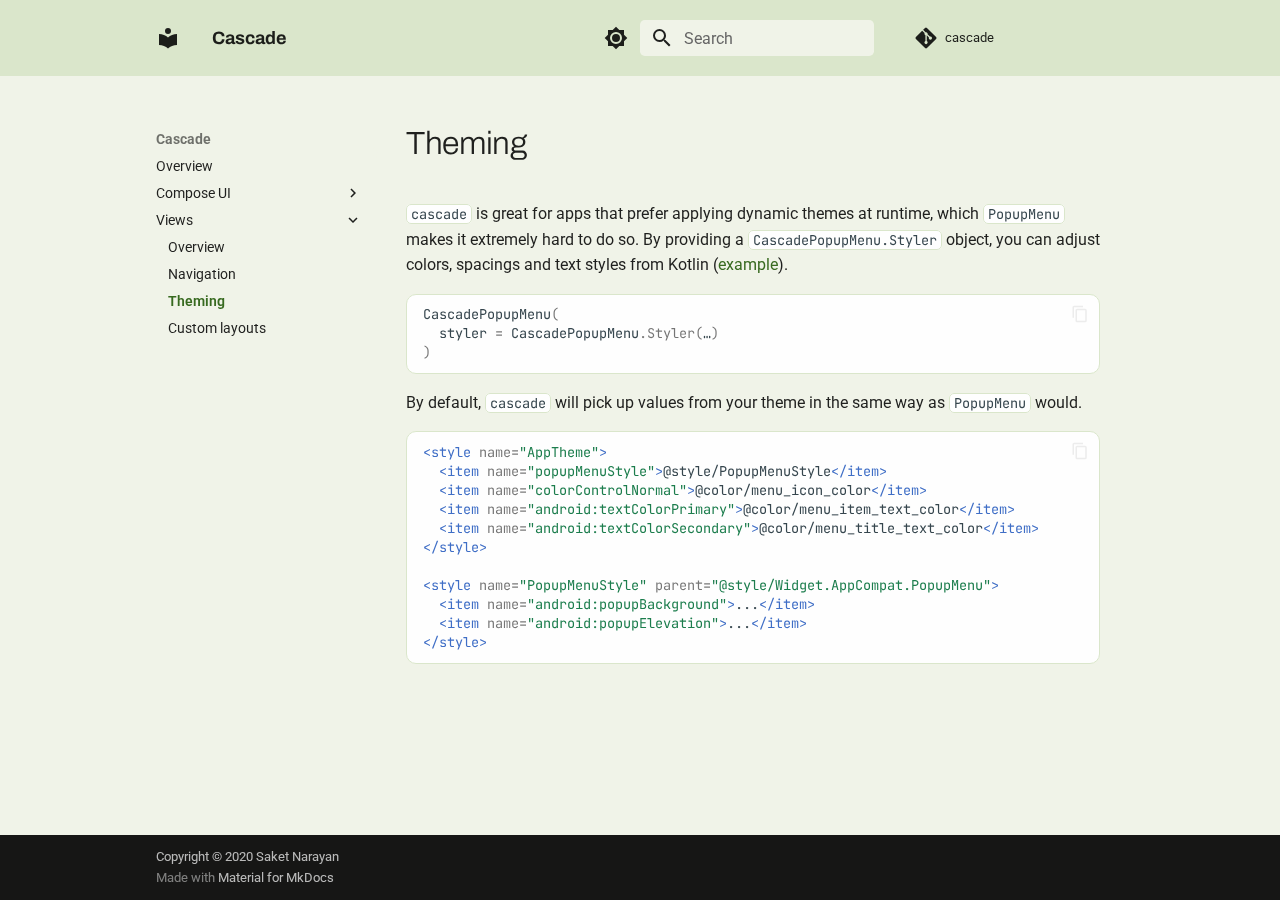
<file: views/theming/index.html>
<!doctype html>
<html lang="en" class="no-js">
  <head>
    
      <meta charset="utf-8">
      <meta name="viewport" content="width=device-width,initial-scale=1">
      
        <meta name="description" content="Nested popup menus with smooth height animations for Android">
      
      
        <meta name="author" content="Saket Narayan">
      
      
        <link rel="canonical" href="https://saket.github.io/cascade/views/theming/">
      
      
        <link rel="prev" href="../navigation/">
      
      
        <link rel="next" href="../custom_layouts/">
      
      <link rel="icon" href="../../assets/images/favicon.png">
      <meta name="generator" content="mkdocs-1.4.2, mkdocs-material-9.0.6">
    
    
      
        <title>Theming - Cascade</title>
      
    
    
      <link rel="stylesheet" href="../../assets/stylesheets/main.558e4712.min.css">
      
        
        <link rel="stylesheet" href="../../assets/stylesheets/palette.2505c338.min.css">
      
      

    
    
    
      
        
        
        <link rel="preconnect" href="https://fonts.gstatic.com" crossorigin>
        <link rel="stylesheet" href="https://fonts.googleapis.com/css?family=Roboto:300,300i,400,400i,700,700i%7CJetBrains+Mono:400,400i,700,700i&display=fallback">
        <style>:root{--md-text-font:"Roboto";--md-code-font:"JetBrains Mono"}</style>
      
    
    
      <link rel="stylesheet" href="../../stylesheets/extra.css">
    
    <script>__md_scope=new URL("../..",location),__md_hash=e=>[...e].reduce((e,_)=>(e<<5)-e+_.charCodeAt(0),0),__md_get=(e,_=localStorage,t=__md_scope)=>JSON.parse(_.getItem(t.pathname+"."+e)),__md_set=(e,_,t=localStorage,a=__md_scope)=>{try{t.setItem(a.pathname+"."+e,JSON.stringify(_))}catch(e){}}</script>
    
      

    
    
    
<meta property="og:url" content="https://saket.github.io/cascade/views/theming/">

<meta property="og:title" content="Cascade - Theming">

<meta property="og:description" content="Nested popup menus with smooth height animations for Android">
<meta property="og:image" content="https://saket.github.io/cascade//assets/social_image.png">
<meta property="og:image:type" content="image/png">
<meta property="og:image:width" content="707">
<meta property="og:image:height" content="353">

  </head>
  
  
    
    
      
    
    
    
    
    <body dir="ltr" data-md-color-scheme="default" data-md-color-primary="" data-md-color-accent="">
  
    
    
      <script>var palette=__md_get("__palette");if(palette&&"object"==typeof palette.color)for(var key of Object.keys(palette.color))document.body.setAttribute("data-md-color-"+key,palette.color[key])</script>
    
    <input class="md-toggle" data-md-toggle="drawer" type="checkbox" id="__drawer" autocomplete="off">
    <input class="md-toggle" data-md-toggle="search" type="checkbox" id="__search" autocomplete="off">
    <label class="md-overlay" for="__drawer"></label>
    <div data-md-component="skip">
      
        
        <a href="#theming" class="md-skip">
          Skip to content
        </a>
      
    </div>
    <div data-md-component="announce">
      
    </div>
    
    
      

<header class="md-header" data-md-component="header">
  <nav class="md-header__inner md-grid" aria-label="Header">
    <a href="../.." title="Cascade" class="md-header__button md-logo" aria-label="Cascade" data-md-component="logo">
      
  
  <svg xmlns="http://www.w3.org/2000/svg" viewBox="0 0 24 24"><path d="M12 8a3 3 0 0 0 3-3 3 3 0 0 0-3-3 3 3 0 0 0-3 3 3 3 0 0 0 3 3m0 3.54C9.64 9.35 6.5 8 3 8v11c3.5 0 6.64 1.35 9 3.54 2.36-2.19 5.5-3.54 9-3.54V8c-3.5 0-6.64 1.35-9 3.54Z"/></svg>

    </a>
    <label class="md-header__button md-icon" for="__drawer">
      <svg xmlns="http://www.w3.org/2000/svg" viewBox="0 0 24 24"><path d="M3 6h18v2H3V6m0 5h18v2H3v-2m0 5h18v2H3v-2Z"/></svg>
    </label>
    <div class="md-header__title" data-md-component="header-title">
      <div class="md-header__ellipsis">
        <div class="md-header__topic">
          <span class="md-ellipsis">
            Cascade
          </span>
        </div>
        <div class="md-header__topic" data-md-component="header-topic">
          <span class="md-ellipsis">
            
              Theming
            
          </span>
        </div>
      </div>
    </div>
    
      <form class="md-header__option" data-md-component="palette">
        
          
          <input class="md-option" data-md-color-media="(prefers-color-scheme: light)" data-md-color-scheme="default" data-md-color-primary="" data-md-color-accent=""  aria-label="Switch to dark mode"  type="radio" name="__palette" id="__palette_1">
          
            <label class="md-header__button md-icon" title="Switch to dark mode" for="__palette_2" hidden>
              <svg xmlns="http://www.w3.org/2000/svg" viewBox="0 0 24 24"><path d="M12 8a4 4 0 0 0-4 4 4 4 0 0 0 4 4 4 4 0 0 0 4-4 4 4 0 0 0-4-4m0 10a6 6 0 0 1-6-6 6 6 0 0 1 6-6 6 6 0 0 1 6 6 6 6 0 0 1-6 6m8-9.31V4h-4.69L12 .69 8.69 4H4v4.69L.69 12 4 15.31V20h4.69L12 23.31 15.31 20H20v-4.69L23.31 12 20 8.69Z"/></svg>
            </label>
          
        
          
          <input class="md-option" data-md-color-media="(prefers-color-scheme: dark)" data-md-color-scheme="slate" data-md-color-primary="" data-md-color-accent=""  aria-label="Switch to light mode"  type="radio" name="__palette" id="__palette_2">
          
            <label class="md-header__button md-icon" title="Switch to light mode" for="__palette_1" hidden>
              <svg xmlns="http://www.w3.org/2000/svg" viewBox="0 0 24 24"><path d="M12 18c-.89 0-1.74-.2-2.5-.55C11.56 16.5 13 14.42 13 12c0-2.42-1.44-4.5-3.5-5.45C10.26 6.2 11.11 6 12 6a6 6 0 0 1 6 6 6 6 0 0 1-6 6m8-9.31V4h-4.69L12 .69 8.69 4H4v4.69L.69 12 4 15.31V20h4.69L12 23.31 15.31 20H20v-4.69L23.31 12 20 8.69Z"/></svg>
            </label>
          
        
      </form>
    
    
    
      <label class="md-header__button md-icon" for="__search">
        <svg xmlns="http://www.w3.org/2000/svg" viewBox="0 0 24 24"><path d="M9.5 3A6.5 6.5 0 0 1 16 9.5c0 1.61-.59 3.09-1.56 4.23l.27.27h.79l5 5-1.5 1.5-5-5v-.79l-.27-.27A6.516 6.516 0 0 1 9.5 16 6.5 6.5 0 0 1 3 9.5 6.5 6.5 0 0 1 9.5 3m0 2C7 5 5 7 5 9.5S7 14 9.5 14 14 12 14 9.5 12 5 9.5 5Z"/></svg>
      </label>
      <div class="md-search" data-md-component="search" role="dialog">
  <label class="md-search__overlay" for="__search"></label>
  <div class="md-search__inner" role="search">
    <form class="md-search__form" name="search">
      <input type="text" class="md-search__input" name="query" aria-label="Search" placeholder="Search" autocapitalize="off" autocorrect="off" autocomplete="off" spellcheck="false" data-md-component="search-query" required>
      <label class="md-search__icon md-icon" for="__search">
        <svg xmlns="http://www.w3.org/2000/svg" viewBox="0 0 24 24"><path d="M9.5 3A6.5 6.5 0 0 1 16 9.5c0 1.61-.59 3.09-1.56 4.23l.27.27h.79l5 5-1.5 1.5-5-5v-.79l-.27-.27A6.516 6.516 0 0 1 9.5 16 6.5 6.5 0 0 1 3 9.5 6.5 6.5 0 0 1 9.5 3m0 2C7 5 5 7 5 9.5S7 14 9.5 14 14 12 14 9.5 12 5 9.5 5Z"/></svg>
        <svg xmlns="http://www.w3.org/2000/svg" viewBox="0 0 24 24"><path d="M20 11v2H8l5.5 5.5-1.42 1.42L4.16 12l7.92-7.92L13.5 5.5 8 11h12Z"/></svg>
      </label>
      <nav class="md-search__options" aria-label="Search">
        
        <button type="reset" class="md-search__icon md-icon" title="Clear" aria-label="Clear" tabindex="-1">
          <svg xmlns="http://www.w3.org/2000/svg" viewBox="0 0 24 24"><path d="M19 6.41 17.59 5 12 10.59 6.41 5 5 6.41 10.59 12 5 17.59 6.41 19 12 13.41 17.59 19 19 17.59 13.41 12 19 6.41Z"/></svg>
        </button>
      </nav>
      
    </form>
    <div class="md-search__output">
      <div class="md-search__scrollwrap" data-md-scrollfix>
        <div class="md-search-result" data-md-component="search-result">
          <div class="md-search-result__meta">
            Initializing search
          </div>
          <ol class="md-search-result__list" role="presentation"></ol>
        </div>
      </div>
    </div>
  </div>
</div>
    
    
      <div class="md-header__source">
        <a href="https://github.com/saket/cascade" title="Go to repository" class="md-source" data-md-component="source">
  <div class="md-source__icon md-icon">
    
    <svg xmlns="http://www.w3.org/2000/svg" viewBox="0 0 448 512"><!--! Font Awesome Free 6.2.1 by @fontawesome - https://fontawesome.com License - https://fontawesome.com/license/free (Icons: CC BY 4.0, Fonts: SIL OFL 1.1, Code: MIT License) Copyright 2022 Fonticons, Inc.--><path d="M439.55 236.05 244 40.45a28.87 28.87 0 0 0-40.81 0l-40.66 40.63 51.52 51.52c27.06-9.14 52.68 16.77 43.39 43.68l49.66 49.66c34.23-11.8 61.18 31 35.47 56.69-26.49 26.49-70.21-2.87-56-37.34L240.22 199v121.85c25.3 12.54 22.26 41.85 9.08 55a34.34 34.34 0 0 1-48.55 0c-17.57-17.6-11.07-46.91 11.25-56v-123c-20.8-8.51-24.6-30.74-18.64-45L142.57 101 8.45 235.14a28.86 28.86 0 0 0 0 40.81l195.61 195.6a28.86 28.86 0 0 0 40.8 0l194.69-194.69a28.86 28.86 0 0 0 0-40.81z"/></svg>
  </div>
  <div class="md-source__repository">
    cascade
  </div>
</a>
      </div>
    
  </nav>
  
</header>
    
    <div class="md-container" data-md-component="container">
      
      
        
          
        
      
      <main class="md-main" data-md-component="main">
        <div class="md-main__inner md-grid">
          
            
              
              <div class="md-sidebar md-sidebar--primary" data-md-component="sidebar" data-md-type="navigation" >
                <div class="md-sidebar__scrollwrap">
                  <div class="md-sidebar__inner">
                    


  

<nav class="md-nav md-nav--primary md-nav--integrated" aria-label="Navigation" data-md-level="0">
  <label class="md-nav__title" for="__drawer">
    <a href="../.." title="Cascade" class="md-nav__button md-logo" aria-label="Cascade" data-md-component="logo">
      
  
  <svg xmlns="http://www.w3.org/2000/svg" viewBox="0 0 24 24"><path d="M12 8a3 3 0 0 0 3-3 3 3 0 0 0-3-3 3 3 0 0 0-3 3 3 3 0 0 0 3 3m0 3.54C9.64 9.35 6.5 8 3 8v11c3.5 0 6.64 1.35 9 3.54 2.36-2.19 5.5-3.54 9-3.54V8c-3.5 0-6.64 1.35-9 3.54Z"/></svg>

    </a>
    Cascade
  </label>
  
    <div class="md-nav__source">
      <a href="https://github.com/saket/cascade" title="Go to repository" class="md-source" data-md-component="source">
  <div class="md-source__icon md-icon">
    
    <svg xmlns="http://www.w3.org/2000/svg" viewBox="0 0 448 512"><!--! Font Awesome Free 6.2.1 by @fontawesome - https://fontawesome.com License - https://fontawesome.com/license/free (Icons: CC BY 4.0, Fonts: SIL OFL 1.1, Code: MIT License) Copyright 2022 Fonticons, Inc.--><path d="M439.55 236.05 244 40.45a28.87 28.87 0 0 0-40.81 0l-40.66 40.63 51.52 51.52c27.06-9.14 52.68 16.77 43.39 43.68l49.66 49.66c34.23-11.8 61.18 31 35.47 56.69-26.49 26.49-70.21-2.87-56-37.34L240.22 199v121.85c25.3 12.54 22.26 41.85 9.08 55a34.34 34.34 0 0 1-48.55 0c-17.57-17.6-11.07-46.91 11.25-56v-123c-20.8-8.51-24.6-30.74-18.64-45L142.57 101 8.45 235.14a28.86 28.86 0 0 0 0 40.81l195.61 195.6a28.86 28.86 0 0 0 40.8 0l194.69-194.69a28.86 28.86 0 0 0 0-40.81z"/></svg>
  </div>
  <div class="md-source__repository">
    cascade
  </div>
</a>
    </div>
  
  <ul class="md-nav__list" data-md-scrollfix>
    
      
      
      

  
  
  
    <li class="md-nav__item">
      <a href="../.." class="md-nav__link">
        Overview
      </a>
    </li>
  

    
      
      
      

  
  
  
    
    <li class="md-nav__item md-nav__item--nested">
      
      
      
      
      <input class="md-nav__toggle md-toggle " data-md-toggle="__nav_2" type="checkbox" id="__nav_2" >
      
      
      
        <label class="md-nav__link" for="__nav_2" tabindex="0" aria-expanded="false">
          Compose UI
          <span class="md-nav__icon md-icon"></span>
        </label>
      
      <nav class="md-nav" aria-label="Compose UI" data-md-level="1">
        <label class="md-nav__title" for="__nav_2">
          <span class="md-nav__icon md-icon"></span>
          Compose UI
        </label>
        <ul class="md-nav__list" data-md-scrollfix>
          
            
              
  
  
  
    <li class="md-nav__item">
      <a href="../../compose/" class="md-nav__link">
        Overview
      </a>
    </li>
  

            
          
            
              
  
  
  
    <li class="md-nav__item">
      <a href="../../compose/navigation/" class="md-nav__link">
        Navigation
      </a>
    </li>
  

            
          
            
              
  
  
  
    <li class="md-nav__item">
      <a href="../../compose/theming/" class="md-nav__link">
        Theming
      </a>
    </li>
  

            
          
        </ul>
      </nav>
    </li>
  

    
      
      
      

  
  
    
  
  
    
    <li class="md-nav__item md-nav__item--active md-nav__item--nested">
      
      
      
      
      <input class="md-nav__toggle md-toggle " data-md-toggle="__nav_3" type="checkbox" id="__nav_3" checked>
      
      
      
        <label class="md-nav__link" for="__nav_3" tabindex="0" aria-expanded="true">
          Views
          <span class="md-nav__icon md-icon"></span>
        </label>
      
      <nav class="md-nav" aria-label="Views" data-md-level="1">
        <label class="md-nav__title" for="__nav_3">
          <span class="md-nav__icon md-icon"></span>
          Views
        </label>
        <ul class="md-nav__list" data-md-scrollfix>
          
            
              
  
  
  
    <li class="md-nav__item">
      <a href="../" class="md-nav__link">
        Overview
      </a>
    </li>
  

            
          
            
              
  
  
  
    <li class="md-nav__item">
      <a href="../navigation/" class="md-nav__link">
        Navigation
      </a>
    </li>
  

            
          
            
              
  
  
    
  
  
    <li class="md-nav__item md-nav__item--active">
      
      <input class="md-nav__toggle md-toggle" data-md-toggle="toc" type="checkbox" id="__toc">
      
      
        
      
      
      <a href="./" class="md-nav__link md-nav__link--active">
        Theming
      </a>
      
    </li>
  

            
          
            
              
  
  
  
    <li class="md-nav__item">
      <a href="../custom_layouts/" class="md-nav__link">
        Custom layouts
      </a>
    </li>
  

            
          
        </ul>
      </nav>
    </li>
  

    
  </ul>
</nav>
                  </div>
                </div>
              </div>
            
            
          
          
            <div class="md-content" data-md-component="content">
              <article class="md-content__inner md-typeset">
                
                  

  
  



<h1 id="theming">Theming<a class="headerlink" href="#theming" title="Permanent link">&para;</a></h1>
<p><code>cascade</code> is great for apps that prefer applying dynamic themes at runtime, which <code>PopupMenu</code> makes it extremely hard to do so. By providing a <code>CascadePopupMenu.Styler</code> object, you can adjust colors, spacings and text styles from Kotlin (<a href="https://github.com/saket/cascade/blob/ea668552999be0d3fd235e9feefa782ac92b13d4/sample/src/main/java/me/saket/cascade/sample/MainActivity.kt#L91:L110">example</a>).</p>
<div class="highlight"><pre><span></span><code><a id="__codelineno-0-1" name="__codelineno-0-1" href="#__codelineno-0-1"></a><span class="n">CascadePopupMenu</span><span class="p">(</span>
<a id="__codelineno-0-2" name="__codelineno-0-2" href="#__codelineno-0-2"></a><span class="w">  </span><span class="n">styler</span><span class="w"> </span><span class="o">=</span><span class="w"> </span><span class="n">CascadePopupMenu</span><span class="p">.</span><span class="na">Styler</span><span class="p">(</span><span class="err">…</span><span class="p">)</span>
<a id="__codelineno-0-3" name="__codelineno-0-3" href="#__codelineno-0-3"></a><span class="p">)</span>
</code></pre></div>
<p>By default, <code>cascade</code> will pick up values from your theme in the same way as <code>PopupMenu</code> would.</p>
<div class="highlight"><pre><span></span><code><a id="__codelineno-1-1" name="__codelineno-1-1" href="#__codelineno-1-1"></a><span class="nt">&lt;style</span><span class="w"> </span><span class="na">name=</span><span class="s">&quot;AppTheme&quot;</span><span class="nt">&gt;</span>
<a id="__codelineno-1-2" name="__codelineno-1-2" href="#__codelineno-1-2"></a><span class="w">  </span><span class="nt">&lt;item</span><span class="w"> </span><span class="na">name=</span><span class="s">&quot;popupMenuStyle&quot;</span><span class="nt">&gt;</span>@style/PopupMenuStyle<span class="nt">&lt;/item&gt;</span>
<a id="__codelineno-1-3" name="__codelineno-1-3" href="#__codelineno-1-3"></a><span class="w">  </span><span class="nt">&lt;item</span><span class="w"> </span><span class="na">name=</span><span class="s">&quot;colorControlNormal&quot;</span><span class="nt">&gt;</span>@color/menu_icon_color<span class="nt">&lt;/item&gt;</span>
<a id="__codelineno-1-4" name="__codelineno-1-4" href="#__codelineno-1-4"></a><span class="w">  </span><span class="nt">&lt;item</span><span class="w"> </span><span class="na">name=</span><span class="s">&quot;android:textColorPrimary&quot;</span><span class="nt">&gt;</span>@color/menu_item_text_color<span class="nt">&lt;/item&gt;</span>
<a id="__codelineno-1-5" name="__codelineno-1-5" href="#__codelineno-1-5"></a><span class="w">  </span><span class="nt">&lt;item</span><span class="w"> </span><span class="na">name=</span><span class="s">&quot;android:textColorSecondary&quot;</span><span class="nt">&gt;</span>@color/menu_title_text_color<span class="nt">&lt;/item&gt;</span>
<a id="__codelineno-1-6" name="__codelineno-1-6" href="#__codelineno-1-6"></a><span class="nt">&lt;/style&gt;</span>
<a id="__codelineno-1-7" name="__codelineno-1-7" href="#__codelineno-1-7"></a>
<a id="__codelineno-1-8" name="__codelineno-1-8" href="#__codelineno-1-8"></a><span class="nt">&lt;style</span><span class="w"> </span><span class="na">name=</span><span class="s">&quot;PopupMenuStyle&quot;</span><span class="w"> </span><span class="na">parent=</span><span class="s">&quot;@style/Widget.AppCompat.PopupMenu&quot;</span><span class="nt">&gt;</span>
<a id="__codelineno-1-9" name="__codelineno-1-9" href="#__codelineno-1-9"></a><span class="w">  </span><span class="nt">&lt;item</span><span class="w"> </span><span class="na">name=</span><span class="s">&quot;android:popupBackground&quot;</span><span class="nt">&gt;</span>...<span class="nt">&lt;/item&gt;</span>
<a id="__codelineno-1-10" name="__codelineno-1-10" href="#__codelineno-1-10"></a><span class="w">  </span><span class="nt">&lt;item</span><span class="w"> </span><span class="na">name=</span><span class="s">&quot;android:popupElevation&quot;</span><span class="nt">&gt;</span>...<span class="nt">&lt;/item&gt;</span>
<a id="__codelineno-1-11" name="__codelineno-1-11" href="#__codelineno-1-11"></a><span class="nt">&lt;/style&gt;</span>
</code></pre></div>





                
              </article>
            </div>
          
          
  <script>var tabs=__md_get("__tabs");if(Array.isArray(tabs))e:for(var set of document.querySelectorAll(".tabbed-set")){var tab,labels=set.querySelector(".tabbed-labels");for(tab of tabs)for(var label of labels.getElementsByTagName("label"))if(label.innerText.trim()===tab){var input=document.getElementById(label.htmlFor);input.checked=!0;continue e}}</script>

        </div>
        
      </main>
      
        <footer class="md-footer">
  
  <div class="md-footer-meta md-typeset">
    <div class="md-footer-meta__inner md-grid">
      <div class="md-copyright">
  
    <div class="md-copyright__highlight">
      Copyright &copy; 2020 Saket Narayan
    </div>
  
  
    Made with
    <a href="https://squidfunk.github.io/mkdocs-material/" target="_blank" rel="noopener">
      Material for MkDocs
    </a>
  
</div>
      
    </div>
  </div>
</footer>
      
    </div>
    <div class="md-dialog" data-md-component="dialog">
      <div class="md-dialog__inner md-typeset"></div>
    </div>
    
    <script id="__config" type="application/json">{"base": "../..", "features": ["content.tabs.link", "content.code.copy", "navigation.instant", "toc.integrate"], "search": "../../assets/javascripts/workers/search.e5c33ebb.min.js", "translations": {"clipboard.copied": "Copied to clipboard", "clipboard.copy": "Copy to clipboard", "search.result.more.one": "1 more on this page", "search.result.more.other": "# more on this page", "search.result.none": "No matching documents", "search.result.one": "1 matching document", "search.result.other": "# matching documents", "search.result.placeholder": "Type to start searching", "search.result.term.missing": "Missing", "select.version": "Select version"}}</script>
    
    
      <script src="../../assets/javascripts/bundle.51d95adb.min.js"></script>
      
    
  </body>
</html>
</file>
<file: stylesheets/extra.css>
@import url('https://fonts.googleapis.com/css2?family=Archivo:wdth,wght@125,600&display=swap');

.md-typeset h1, .md-typeset h2, .md-typeset h3, .md-typeset h4 {
  font-family: "Archivo", "Helvetica Neue", helvetica, sans-serif;
  line-height: normal;
  color: var(--md-default-fg-color);
}

.md-header__title {
  font-family: "Archivo", "Helvetica Neue", helvetica, sans-serif;
}
.md-header {
  box-shadow: none !important;
  padding: 0.7rem 0rem;
  background-color: var(--md-header-bg-color);
}

@media screen and (max-width: 76.1875em) {
  /* Side drawer's header. */
  .md-nav--primary .md-nav__title[for=__drawer] {
    background-color: var(--md-header-bg-color);
  }
  /* Repository link shown in side drawer. */
  .md-nav__source {
    background-color: var(--md-header-bg-color);
  }
}

.md-search__form {
  border-radius: 0.24rem;
  background-color: var(--md-header-search-bg-color);
}
.md-search__input {
  color: var(--md-default-fg-color);
}

/* Active links on the left sidebar aren't very obvious in light mode. Increase their font-weight. */
.md-nav__item .md-nav__link--active {
  font-weight: 600;
}

/* Code blocks, both inline and multi-line. */
.md-typeset code {
  background: var(--md-inline-code-bg-color);
  border: 0.1em solid var(--md-code-border-color);
  border-radius: 0.25rem;
}
/* Code blocks. */
.md-typeset pre>code {
  background: var(--md-code-bg-color);
  border-radius: 0.5rem;
}

.md-typeset video {
  background: var(--md-video-bg-color);
  outline: 0.1em solid var(--md-code-border-color);
  border-radius: 0.3rem;
}

table {
  font-size: 1em !important;
}

/*
 * Reduce the main column's width because it looks too
 * wide with the right sidebar (table of contents) hidden.
 */
.md-grid {
  max-width: 50rem;
}
@media screen and (min-width: 76.25em) {
  .md-content__inner {
    margin-right: 2rem;
  }
}


[data-md-color-scheme="default"] {
  --md-header-bg-color: #DAE6CB;
  --md-accent-fg-color: #386A20;
  --md-primary-fg-color: var(--md-accent-fg-color);
  --md-primary-fg-color--dark: var(--md-accent-fg-color);
  --md-primary-bg-color: var(--md-default-fg-color);
  --md-primary-bg-color--light: #666;
  --md-default-bg-color: #F0F3E8;
  --md-inline-code-bg-color: #FEFEFE;
  --md-code-bg-color: var(--md-inline-code-bg-color);
  --md-video-bg-color: var(--md-code-bg-color);
  --md-code-border-color: var(--md-header-bg-color);
  --md-header-search-bg-color: var(--md-default-bg-color);
  --md-code-hl-color: #e5ff76a3;
}

[data-md-color-scheme="slate"] {
  --md-header-bg-color: #22232F;
  --md-accent-fg-color: #B6F397;
  --md-primary-fg-color: var(--md-accent-fg-color);
  --md-primary-fg-color--dark: var(--md-accent-fg-color);
  --md-primary-bg-color: var(--md-default-fg-color);
  --md-default-bg-color: #2E303E;
  --md-video-bg-color: #393C4E;
  --md-inline-code-bg-color: var(--md-code-bg-color);
  --md-code-border-color: transparent;
  --md-header-search-bg-color: var(--md-default-bg-color);
}
</file>
<file: assets/stylesheets/main.558e4712.min.css>
@charset "UTF-8";html{-webkit-text-size-adjust:none;-moz-text-size-adjust:none;text-size-adjust:none;box-sizing:border-box}*,:after,:before{box-sizing:inherit}@media (prefers-reduced-motion){*,:after,:before{transition:none!important}}body{margin:0}a,button,input,label{-webkit-tap-highlight-color:transparent}a{color:inherit;text-decoration:none}hr{border:0;box-sizing:initial;display:block;height:.05rem;overflow:visible;padding:0}small{font-size:80%}sub,sup{line-height:1em}img{border-style:none}table{border-collapse:initial;border-spacing:0}td,th{font-weight:400;vertical-align:top}button{background:#0000;border:0;font-family:inherit;font-size:inherit;margin:0;padding:0}input{border:0;outline:none}:root{--md-primary-fg-color:#4051b5;--md-primary-fg-color--light:#5d6cc0;--md-primary-fg-color--dark:#303fa1;--md-primary-bg-color:#fff;--md-primary-bg-color--light:#ffffffb3;--md-accent-fg-color:#526cfe;--md-accent-fg-color--transparent:#526cfe1a;--md-accent-bg-color:#fff;--md-accent-bg-color--light:#ffffffb3}:root,[data-md-color-scheme=default]{--md-default-fg-color:#000000de;--md-default-fg-color--light:#0000008a;--md-default-fg-color--lighter:#00000052;--md-default-fg-color--lightest:#00000012;--md-default-bg-color:#fff;--md-default-bg-color--light:#ffffffb3;--md-default-bg-color--lighter:#ffffff4d;--md-default-bg-color--lightest:#ffffff1f;--md-code-fg-color:#36464e;--md-code-bg-color:#f5f5f5;--md-code-hl-color:#ffff0080;--md-code-hl-number-color:#d52a2a;--md-code-hl-special-color:#db1457;--md-code-hl-function-color:#a846b9;--md-code-hl-constant-color:#6e59d9;--md-code-hl-keyword-color:#3f6ec6;--md-code-hl-string-color:#1c7d4d;--md-code-hl-name-color:var(--md-code-fg-color);--md-code-hl-operator-color:var(--md-default-fg-color--light);--md-code-hl-punctuation-color:var(--md-default-fg-color--light);--md-code-hl-comment-color:var(--md-default-fg-color--light);--md-code-hl-generic-color:var(--md-default-fg-color--light);--md-code-hl-variable-color:var(--md-default-fg-color--light);--md-typeset-color:var(--md-default-fg-color);--md-typeset-a-color:var(--md-primary-fg-color);--md-typeset-mark-color:#ffff0080;--md-typeset-del-color:#f5503d26;--md-typeset-ins-color:#0bd57026;--md-typeset-kbd-color:#fafafa;--md-typeset-kbd-accent-color:#fff;--md-typeset-kbd-border-color:#b8b8b8;--md-typeset-table-color:#0000001f;--md-admonition-fg-color:var(--md-default-fg-color);--md-admonition-bg-color:var(--md-default-bg-color);--md-footer-fg-color:#fff;--md-footer-fg-color--light:#ffffffb3;--md-footer-fg-color--lighter:#ffffff73;--md-footer-bg-color:#000000de;--md-footer-bg-color--dark:#00000052;--md-shadow-z1:0 0.2rem 0.5rem #0000000d,0 0 0.05rem #0000001a;--md-shadow-z2:0 0.2rem 0.5rem #0000001a,0 0 0.05rem #00000040;--md-shadow-z3:0 0.2rem 0.5rem #0003,0 0 0.05rem #00000059}.md-icon svg{fill:currentcolor;display:block;height:1.2rem;width:1.2rem}body{-webkit-font-smoothing:antialiased;-moz-osx-font-smoothing:grayscale;--md-text-font-family:var(--md-text-font,_),-apple-system,BlinkMacSystemFont,Helvetica,Arial,sans-serif;--md-code-font-family:var(--md-code-font,_),SFMono-Regular,Consolas,Menlo,monospace}aside,body,input{font-feature-settings:"kern","liga";color:var(--md-typeset-color);font-family:var(--md-text-font-family)}code,kbd,pre{font-feature-settings:"kern";font-family:var(--md-code-font-family)}:root{--md-typeset-table-sort-icon:url('data:image/svg+xml;charset=utf-8,<svg xmlns="http://www.w3.org/2000/svg" viewBox="0 0 24 24"><path d="m18 21-4-4h3V7h-3l4-4 4 4h-3v10h3M2 19v-2h10v2M2 13v-2h7v2M2 7V5h4v2H2Z"/></svg>');--md-typeset-table-sort-icon--asc:url('data:image/svg+xml;charset=utf-8,<svg xmlns="http://www.w3.org/2000/svg" viewBox="0 0 24 24"><path d="M19 17h3l-4 4-4-4h3V3h2M2 17h10v2H2M6 5v2H2V5m0 6h7v2H2v-2Z"/></svg>');--md-typeset-table-sort-icon--desc:url('data:image/svg+xml;charset=utf-8,<svg xmlns="http://www.w3.org/2000/svg" viewBox="0 0 24 24"><path d="M19 7h3l-4-4-4 4h3v14h2M2 17h10v2H2M6 5v2H2V5m0 6h7v2H2v-2Z"/></svg>')}.md-typeset{-webkit-print-color-adjust:exact;color-adjust:exact;font-size:.8rem;line-height:1.6}@media print{.md-typeset{font-size:.68rem}}.md-typeset blockquote,.md-typeset dl,.md-typeset figure,.md-typeset ol,.md-typeset pre,.md-typeset ul{margin-bottom:1em;margin-top:1em}.md-typeset h1{color:var(--md-default-fg-color--light);font-size:2em;line-height:1.3;margin:0 0 1.25em}.md-typeset h1,.md-typeset h2{font-weight:300;letter-spacing:-.01em}.md-typeset h2{font-size:1.5625em;line-height:1.4;margin:1.6em 0 .64em}.md-typeset h3{font-size:1.25em;font-weight:400;letter-spacing:-.01em;line-height:1.5;margin:1.6em 0 .8em}.md-typeset h2+h3{margin-top:.8em}.md-typeset h4{font-weight:700;letter-spacing:-.01em;margin:1em 0}.md-typeset h5,.md-typeset h6{color:var(--md-default-fg-color--light);font-size:.8em;font-weight:700;letter-spacing:-.01em;margin:1.25em 0}.md-typeset h5{text-transform:uppercase}.md-typeset hr{border-bottom:.05rem solid var(--md-default-fg-color--lightest);display:flow-root;margin:1.5em 0}.md-typeset a{color:var(--md-typeset-a-color);word-break:break-word}.md-typeset a,.md-typeset a:before{transition:color 125ms}.md-typeset a:focus,.md-typeset a:hover{color:var(--md-accent-fg-color)}.md-typeset a:focus code,.md-typeset a:hover code{background-color:var(--md-accent-fg-color--transparent)}.md-typeset a code{color:currentcolor;transition:background-color 125ms}.md-typeset a.focus-visible{outline-color:var(--md-accent-fg-color);outline-offset:.2rem}.md-typeset code,.md-typeset kbd,.md-typeset pre{color:var(--md-code-fg-color);direction:ltr;font-variant-ligatures:none}@media print{.md-typeset code,.md-typeset kbd,.md-typeset pre{white-space:pre-wrap}}.md-typeset code{background-color:var(--md-code-bg-color);border-radius:.1rem;-webkit-box-decoration-break:clone;box-decoration-break:clone;font-size:.85em;padding:0 .2941176471em;word-break:break-word}.md-typeset code:not(.focus-visible){-webkit-tap-highlight-color:transparent;outline:none}.md-typeset pre{display:flow-root;line-height:1.4;position:relative}.md-typeset pre>code{-webkit-box-decoration-break:slice;box-decoration-break:slice;box-shadow:none;display:block;margin:0;outline-color:var(--md-accent-fg-color);overflow:auto;padding:.7720588235em 1.1764705882em;scrollbar-color:var(--md-default-fg-color--lighter) #0000;scrollbar-width:thin;touch-action:auto;word-break:normal}.md-typeset pre>code:hover{scrollbar-color:var(--md-accent-fg-color) #0000}.md-typeset pre>code::-webkit-scrollbar{height:.2rem;width:.2rem}.md-typeset pre>code::-webkit-scrollbar-thumb{background-color:var(--md-default-fg-color--lighter)}.md-typeset pre>code::-webkit-scrollbar-thumb:hover{background-color:var(--md-accent-fg-color)}.md-typeset kbd{background-color:var(--md-typeset-kbd-color);border-radius:.1rem;box-shadow:0 .1rem 0 .05rem var(--md-typeset-kbd-border-color),0 .1rem 0 var(--md-typeset-kbd-border-color),0 -.1rem .2rem var(--md-typeset-kbd-accent-color) inset;color:var(--md-default-fg-color);display:inline-block;font-size:.75em;padding:0 .6666666667em;vertical-align:text-top;word-break:break-word}.md-typeset mark{background-color:var(--md-typeset-mark-color);-webkit-box-decoration-break:clone;box-decoration-break:clone;color:inherit;word-break:break-word}.md-typeset abbr{border-bottom:.05rem dotted var(--md-default-fg-color--light);cursor:help;text-decoration:none}@media (hover:none){.md-typeset abbr[title]:focus:after,.md-typeset abbr[title]:hover:after{background-color:var(--md-default-fg-color);border-radius:.1rem;box-shadow:var(--md-shadow-z3);color:var(--md-default-bg-color);content:attr(title);font-size:.7rem;left:.8rem;margin-top:2em;padding:.2rem .3rem;position:absolute;right:.8rem}}.md-typeset small{opacity:.75}[dir=ltr] .md-typeset sub,[dir=ltr] .md-typeset sup{margin-left:.078125em}[dir=rtl] .md-typeset sub,[dir=rtl] .md-typeset sup{margin-right:.078125em}[dir=ltr] .md-typeset blockquote{padding-left:.6rem}[dir=rtl] .md-typeset blockquote{padding-right:.6rem}[dir=ltr] .md-typeset blockquote{border-left:.2rem solid var(--md-default-fg-color--lighter)}[dir=rtl] .md-typeset blockquote{border-right:.2rem solid var(--md-default-fg-color--lighter)}.md-typeset blockquote{color:var(--md-default-fg-color--light);margin-left:0;margin-right:0}.md-typeset ul{list-style-type:disc}[dir=ltr] .md-typeset ol,[dir=ltr] .md-typeset ul{margin-left:.625em}[dir=rtl] .md-typeset ol,[dir=rtl] .md-typeset ul{margin-right:.625em}.md-typeset ol,.md-typeset ul{padding:0}.md-typeset ol:not([hidden]),.md-typeset ul:not([hidden]){display:flow-root}.md-typeset ol ol,.md-typeset ul ol{list-style-type:lower-alpha}.md-typeset ol ol ol,.md-typeset ul ol ol{list-style-type:lower-roman}[dir=ltr] .md-typeset ol li,[dir=ltr] .md-typeset ul li{margin-left:1.25em}[dir=rtl] .md-typeset ol li,[dir=rtl] .md-typeset ul li{margin-right:1.25em}.md-typeset ol li,.md-typeset ul li{margin-bottom:.5em}.md-typeset ol li blockquote,.md-typeset ol li p,.md-typeset ul li blockquote,.md-typeset ul li p{margin:.5em 0}.md-typeset ol li:last-child,.md-typeset ul li:last-child{margin-bottom:0}[dir=ltr] .md-typeset ol li ol,[dir=ltr] .md-typeset ol li ul,[dir=ltr] .md-typeset ul li ol,[dir=ltr] .md-typeset ul li ul{margin-left:.625em}[dir=rtl] .md-typeset ol li ol,[dir=rtl] .md-typeset ol li ul,[dir=rtl] .md-typeset ul li ol,[dir=rtl] .md-typeset ul li ul{margin-right:.625em}.md-typeset ol li ol,.md-typeset ol li ul,.md-typeset ul li ol,.md-typeset ul li ul{margin-bottom:.5em;margin-top:.5em}[dir=ltr] .md-typeset dd{margin-left:1.875em}[dir=rtl] .md-typeset dd{margin-right:1.875em}.md-typeset dd{margin-bottom:1.5em;margin-top:1em}.md-typeset img,.md-typeset svg,.md-typeset video{height:auto;max-width:100%}.md-typeset img[align=left]{margin:1em 1em 1em 0}.md-typeset img[align=right]{margin:1em 0 1em 1em}.md-typeset img[align]:only-child{margin-top:0}.md-typeset img[src$="#gh-dark-mode-only"],.md-typeset img[src$="#only-dark"]{display:none}.md-typeset figure{display:flow-root;margin:1em auto;max-width:100%;text-align:center;width:-webkit-fit-content;width:-moz-fit-content;width:fit-content}.md-typeset figure img{display:block}.md-typeset figcaption{font-style:italic;margin:1em auto;max-width:24rem}.md-typeset iframe{max-width:100%}.md-typeset table:not([class]){background-color:var(--md-default-bg-color);border:.05rem solid var(--md-typeset-table-color);border-radius:.1rem;display:inline-block;font-size:.64rem;max-width:100%;overflow:auto;touch-action:auto}@media print{.md-typeset table:not([class]){display:table}}.md-typeset table:not([class])+*{margin-top:1.5em}.md-typeset table:not([class]) td>:first-child,.md-typeset table:not([class]) th>:first-child{margin-top:0}.md-typeset table:not([class]) td>:last-child,.md-typeset table:not([class]) th>:last-child{margin-bottom:0}.md-typeset table:not([class]) td:not([align]),.md-typeset table:not([class]) th:not([align]){text-align:left}[dir=rtl] .md-typeset table:not([class]) td:not([align]),[dir=rtl] .md-typeset table:not([class]) th:not([align]){text-align:right}.md-typeset table:not([class]) th{font-weight:700;min-width:5rem;padding:.9375em 1.25em;vertical-align:top}.md-typeset table:not([class]) td{border-top:.05rem solid var(--md-typeset-table-color);padding:.9375em 1.25em;vertical-align:top}.md-typeset table:not([class]) tbody tr{transition:background-color 125ms}.md-typeset table:not([class]) tbody tr:hover{background-color:rgba(0,0,0,.035);box-shadow:0 .05rem 0 var(--md-default-bg-color) inset}.md-typeset table:not([class]) a{word-break:normal}.md-typeset table th[role=columnheader]{cursor:pointer}[dir=ltr] .md-typeset table th[role=columnheader]:after{margin-left:.5em}[dir=rtl] .md-typeset table th[role=columnheader]:after{margin-right:.5em}.md-typeset table th[role=columnheader]:after{content:"";display:inline-block;height:1.2em;-webkit-mask-image:var(--md-typeset-table-sort-icon);mask-image:var(--md-typeset-table-sort-icon);-webkit-mask-repeat:no-repeat;mask-repeat:no-repeat;-webkit-mask-size:contain;mask-size:contain;transition:background-color 125ms;vertical-align:text-bottom;width:1.2em}.md-typeset table th[role=columnheader]:hover:after{background-color:var(--md-default-fg-color--lighter)}.md-typeset table th[role=columnheader][aria-sort=ascending]:after{background-color:var(--md-default-fg-color--light);-webkit-mask-image:var(--md-typeset-table-sort-icon--asc);mask-image:var(--md-typeset-table-sort-icon--asc)}.md-typeset table th[role=columnheader][aria-sort=descending]:after{background-color:var(--md-default-fg-color--light);-webkit-mask-image:var(--md-typeset-table-sort-icon--desc);mask-image:var(--md-typeset-table-sort-icon--desc)}.md-typeset__scrollwrap{margin:1em -.8rem;overflow-x:auto;touch-action:auto}.md-typeset__table{display:inline-block;margin-bottom:.5em;padding:0 .8rem}@media print{.md-typeset__table{display:block}}html .md-typeset__table table{display:table;margin:0;overflow:hidden;width:100%}@media screen and (max-width:44.9375em){.md-content__inner>pre{margin:1em -.8rem}.md-content__inner>pre code{border-radius:0}}.md-banner{background-color:var(--md-footer-bg-color);color:var(--md-footer-fg-color);overflow:auto}@media print{.md-banner{display:none}}.md-banner--warning{background:var(--md-typeset-mark-color);color:var(--md-default-fg-color)}.md-banner__inner{font-size:.7rem;margin:.6rem auto;padding:0 .8rem}[dir=ltr] .md-banner__button{float:right}[dir=rtl] .md-banner__button{float:left}.md-banner__button{color:inherit;cursor:pointer;transition:opacity .25s}.md-banner__button:hover{opacity:.7}html{font-size:125%;height:100%;overflow-x:hidden}@media screen and (min-width:100em){html{font-size:137.5%}}@media screen and (min-width:125em){html{font-size:150%}}body{background-color:var(--md-default-bg-color);display:flex;flex-direction:column;font-size:.5rem;min-height:100%;position:relative;width:100%}@media print{body{display:block}}@media screen and (max-width:59.9375em){body[data-md-scrolllock]{position:fixed}}.md-grid{margin-left:auto;margin-right:auto;max-width:61rem}.md-container{display:flex;flex-direction:column;flex-grow:1}@media print{.md-container{display:block}}.md-main{flex-grow:1}.md-main__inner{display:flex;height:100%;margin-top:1.5rem}.md-ellipsis{overflow:hidden;text-overflow:ellipsis;white-space:nowrap}.md-toggle{display:none}.md-option{height:0;opacity:0;position:absolute;width:0}.md-option:checked+label:not([hidden]){display:block}.md-option.focus-visible+label{outline-color:var(--md-accent-fg-color);outline-style:auto}.md-skip{background-color:var(--md-default-fg-color);border-radius:.1rem;color:var(--md-default-bg-color);font-size:.64rem;margin:.5rem;opacity:0;outline-color:var(--md-accent-fg-color);padding:.3rem .5rem;position:fixed;transform:translateY(.4rem);z-index:-1}.md-skip:focus{opacity:1;transform:translateY(0);transition:transform .25s cubic-bezier(.4,0,.2,1),opacity 175ms 75ms;z-index:10}@page{margin:25mm}:root{--md-clipboard-icon:url('data:image/svg+xml;charset=utf-8,<svg xmlns="http://www.w3.org/2000/svg" viewBox="0 0 24 24"><path d="M19 21H8V7h11m0-2H8a2 2 0 0 0-2 2v14a2 2 0 0 0 2 2h11a2 2 0 0 0 2-2V7a2 2 0 0 0-2-2m-3-4H4a2 2 0 0 0-2 2v14h2V3h12V1Z"/></svg>')}.md-clipboard{border-radius:.1rem;color:var(--md-default-fg-color--lightest);cursor:pointer;height:1.5em;outline-color:var(--md-accent-fg-color);outline-offset:.1rem;position:absolute;right:.5em;top:.5em;transition:color .25s;width:1.5em;z-index:1}@media print{.md-clipboard{display:none}}.md-clipboard:not(.focus-visible){-webkit-tap-highlight-color:transparent;outline:none}:hover>.md-clipboard{color:var(--md-default-fg-color--light)}.md-clipboard:focus,.md-clipboard:hover{color:var(--md-accent-fg-color)}.md-clipboard:after{background-color:currentcolor;content:"";display:block;height:1.125em;margin:0 auto;-webkit-mask-image:var(--md-clipboard-icon);mask-image:var(--md-clipboard-icon);-webkit-mask-position:center;mask-position:center;-webkit-mask-repeat:no-repeat;mask-repeat:no-repeat;-webkit-mask-size:contain;mask-size:contain;width:1.125em}.md-clipboard--inline{cursor:pointer}.md-clipboard--inline code{transition:color .25s,background-color .25s}.md-clipboard--inline:focus code,.md-clipboard--inline:hover code{background-color:var(--md-accent-fg-color--transparent);color:var(--md-accent-fg-color)}@keyframes consent{0%{opacity:0;transform:translateY(100%)}to{opacity:1;transform:translateY(0)}}@keyframes overlay{0%{opacity:0}to{opacity:1}}.md-consent__overlay{animation:overlay .25s both;-webkit-backdrop-filter:blur(.1rem);backdrop-filter:blur(.1rem);background-color:#0000008a;height:100%;opacity:1;position:fixed;top:0;width:100%;z-index:5}.md-consent__inner{animation:consent .5s cubic-bezier(.1,.7,.1,1) both;background-color:var(--md-default-bg-color);border:0;border-radius:.1rem;bottom:0;box-shadow:0 0 .2rem #0000001a,0 .2rem .4rem #0003;max-height:100%;overflow:auto;padding:0;position:fixed;width:100%;z-index:5}.md-consent__form{padding:.8rem}.md-consent__settings{display:none;margin:1em 0}input:checked+.md-consent__settings{display:block}.md-consent__controls{margin-bottom:.8rem}.md-typeset .md-consent__controls .md-button{display:inline}@media screen and (max-width:44.9375em){.md-typeset .md-consent__controls .md-button{display:block;margin-top:.4rem;text-align:center;width:100%}}.md-consent label{cursor:pointer}.md-content{flex-grow:1;min-width:0}.md-content__inner{margin:0 .8rem 1.2rem;padding-top:.6rem}@media screen and (min-width:76.25em){[dir=ltr] .md-sidebar--primary:not([hidden])~.md-content>.md-content__inner{margin-left:1.2rem}[dir=ltr] .md-sidebar--secondary:not([hidden])~.md-content>.md-content__inner,[dir=rtl] .md-sidebar--primary:not([hidden])~.md-content>.md-content__inner{margin-right:1.2rem}[dir=rtl] .md-sidebar--secondary:not([hidden])~.md-content>.md-content__inner{margin-left:1.2rem}}.md-content__inner:before{content:"";display:block;height:.4rem}.md-content__inner>:last-child{margin-bottom:0}[dir=ltr] .md-content__button{float:right}[dir=rtl] .md-content__button{float:left}[dir=ltr] .md-content__button{margin-left:.4rem}[dir=rtl] .md-content__button{margin-right:.4rem}.md-content__button{margin:.4rem 0;padding:0}@media print{.md-content__button{display:none}}.md-typeset .md-content__button{color:var(--md-default-fg-color--lighter)}.md-content__button svg{display:inline;vertical-align:top}[dir=rtl] .md-content__button svg{transform:scaleX(-1)}[dir=ltr] .md-dialog{right:.8rem}[dir=rtl] .md-dialog{left:.8rem}.md-dialog{background-color:var(--md-default-fg-color);border-radius:.1rem;bottom:.8rem;box-shadow:var(--md-shadow-z3);min-width:11.1rem;opacity:0;padding:.4rem .6rem;pointer-events:none;position:fixed;transform:translateY(100%);transition:transform 0ms .4s,opacity .4s;z-index:4}@media print{.md-dialog{display:none}}.md-dialog--active{opacity:1;pointer-events:auto;transform:translateY(0);transition:transform .4s cubic-bezier(.075,.85,.175,1),opacity .4s}.md-dialog__inner{color:var(--md-default-bg-color);font-size:.7rem}.md-feedback{margin:2em 0 1em;text-align:center}.md-feedback fieldset{border:none;margin:0;padding:0}.md-feedback__title{font-weight:700;margin:1em auto}.md-feedback__inner{position:relative}.md-feedback__list{align-content:baseline;display:flex;flex-wrap:wrap;justify-content:center;position:relative}.md-feedback__list:hover .md-icon:not(:disabled){color:var(--md-default-fg-color--lighter)}:disabled .md-feedback__list{min-height:1.8rem}.md-feedback__icon{color:var(--md-default-fg-color--light);cursor:pointer;flex-shrink:0;margin:0 .1rem;transition:color 125ms}.md-feedback__icon:not(:disabled).md-icon:hover{color:var(--md-accent-fg-color)}.md-feedback__icon:disabled{color:var(--md-default-fg-color--lightest);pointer-events:none}.md-feedback__note{opacity:0;position:relative;transform:translateY(.4rem);transition:transform .4s cubic-bezier(.1,.7,.1,1),opacity .15s}.md-feedback__note>*{margin:0 auto;max-width:16rem}:disabled .md-feedback__note{opacity:1;transform:translateY(0)}.md-footer{background-color:var(--md-footer-bg-color);color:var(--md-footer-fg-color)}@media print{.md-footer{display:none}}.md-footer__inner{justify-content:space-between;overflow:auto;padding:.2rem}.md-footer__inner:not([hidden]){display:flex}.md-footer__link{display:flex;flex-grow:0.01;outline-color:var(--md-accent-fg-color);overflow:hidden;padding-bottom:.4rem;padding-top:1.4rem;transition:opacity .25s}.md-footer__link:focus,.md-footer__link:hover{opacity:.7}[dir=rtl] .md-footer__link svg{transform:scaleX(-1)}@media screen and (max-width:44.9375em){.md-footer__link--prev .md-footer__title{display:none}}[dir=ltr] .md-footer__link--next{margin-left:auto}[dir=rtl] .md-footer__link--next{margin-right:auto}.md-footer__link--next{text-align:right}[dir=rtl] .md-footer__link--next{text-align:left}.md-footer__title{flex-grow:1;font-size:.9rem;line-height:2.4rem;max-width:calc(100% - 2.4rem);padding:0 1rem;position:relative;white-space:nowrap}.md-footer__button{margin:.2rem;padding:.4rem}.md-footer__direction{font-size:.64rem;left:0;margin-top:-1rem;opacity:.7;padding:0 1rem;position:absolute;right:0}.md-footer-meta{background-color:var(--md-footer-bg-color--dark)}.md-footer-meta__inner{display:flex;flex-wrap:wrap;justify-content:space-between;padding:.2rem}html .md-footer-meta.md-typeset a{color:var(--md-footer-fg-color--light)}html .md-footer-meta.md-typeset a:focus,html .md-footer-meta.md-typeset a:hover{color:var(--md-footer-fg-color)}.md-copyright{color:var(--md-footer-fg-color--lighter);font-size:.64rem;margin:auto .6rem;padding:.4rem 0;width:100%}@media screen and (min-width:45em){.md-copyright{width:auto}}.md-copyright__highlight{color:var(--md-footer-fg-color--light)}.md-social{margin:0 .4rem;padding:.2rem 0 .6rem}@media screen and (min-width:45em){.md-social{padding:.6rem 0}}.md-social__link{display:inline-block;height:1.6rem;text-align:center;width:1.6rem}.md-social__link:before{line-height:1.9}.md-social__link svg{fill:currentcolor;max-height:.8rem;vertical-align:-25%}.md-typeset .md-button{border:.1rem solid;border-radius:.1rem;color:var(--md-primary-fg-color);cursor:pointer;display:inline-block;font-weight:700;padding:.625em 2em;transition:color 125ms,background-color 125ms,border-color 125ms}.md-typeset .md-button--primary{background-color:var(--md-primary-fg-color);border-color:var(--md-primary-fg-color);color:var(--md-primary-bg-color)}.md-typeset .md-button:focus,.md-typeset .md-button:hover{background-color:var(--md-accent-fg-color);border-color:var(--md-accent-fg-color);color:var(--md-accent-bg-color)}[dir=ltr] .md-typeset .md-input{border-top-left-radius:.1rem}[dir=ltr] .md-typeset .md-input,[dir=rtl] .md-typeset .md-input{border-top-right-radius:.1rem}[dir=rtl] .md-typeset .md-input{border-top-left-radius:.1rem}.md-typeset .md-input{border-bottom:.1rem solid var(--md-default-fg-color--lighter);box-shadow:var(--md-shadow-z1);font-size:.8rem;height:1.8rem;padding:0 .6rem;transition:border .25s,box-shadow .25s}.md-typeset .md-input:focus,.md-typeset .md-input:hover{border-bottom-color:var(--md-accent-fg-color);box-shadow:var(--md-shadow-z2)}.md-typeset .md-input--stretch{width:100%}.md-header{background-color:var(--md-primary-fg-color);box-shadow:0 0 .2rem #0000,0 .2rem .4rem #0000;color:var(--md-primary-bg-color);display:block;left:0;position:-webkit-sticky;position:sticky;right:0;top:0;z-index:4}@media print{.md-header{display:none}}.md-header[hidden]{transform:translateY(-100%);transition:transform .25s cubic-bezier(.8,0,.6,1),box-shadow .25s}.md-header--shadow{box-shadow:0 0 .2rem #0000001a,0 .2rem .4rem #0003;transition:transform .25s cubic-bezier(.1,.7,.1,1),box-shadow .25s}.md-header__inner{align-items:center;display:flex;padding:0 .2rem}.md-header__button{color:currentcolor;cursor:pointer;margin:.2rem;outline-color:var(--md-accent-fg-color);padding:.4rem;position:relative;transition:opacity .25s;vertical-align:middle;z-index:1}.md-header__button:hover{opacity:.7}.md-header__button:not([hidden]){display:inline-block}.md-header__button:not(.focus-visible){-webkit-tap-highlight-color:transparent;outline:none}.md-header__button.md-logo{margin:.2rem;padding:.4rem}@media screen and (max-width:76.1875em){.md-header__button.md-logo{display:none}}.md-header__button.md-logo img,.md-header__button.md-logo svg{fill:currentcolor;display:block;height:1.2rem;width:auto}@media screen and (min-width:60em){.md-header__button[for=__search]{display:none}}.no-js .md-header__button[for=__search]{display:none}[dir=rtl] .md-header__button[for=__search] svg{transform:scaleX(-1)}@media screen and (min-width:76.25em){.md-header__button[for=__drawer]{display:none}}.md-header__topic{display:flex;max-width:100%;position:absolute;transition:transform .4s cubic-bezier(.1,.7,.1,1),opacity .15s;white-space:nowrap}.md-header__topic+.md-header__topic{opacity:0;pointer-events:none;transform:translateX(1.25rem);transition:transform .4s cubic-bezier(1,.7,.1,.1),opacity .15s;z-index:-1}[dir=rtl] .md-header__topic+.md-header__topic{transform:translateX(-1.25rem)}.md-header__topic:first-child{font-weight:700}[dir=ltr] .md-header__title{margin-right:.4rem}[dir=rtl] .md-header__title{margin-left:.4rem}[dir=ltr] .md-header__title{margin-left:1rem}[dir=rtl] .md-header__title{margin-right:1rem}.md-header__title{flex-grow:1;font-size:.9rem;height:2.4rem;line-height:2.4rem}.md-header__title--active .md-header__topic{opacity:0;pointer-events:none;transform:translateX(-1.25rem);transition:transform .4s cubic-bezier(1,.7,.1,.1),opacity .15s;z-index:-1}[dir=rtl] .md-header__title--active .md-header__topic{transform:translateX(1.25rem)}.md-header__title--active .md-header__topic+.md-header__topic{opacity:1;pointer-events:auto;transform:translateX(0);transition:transform .4s cubic-bezier(.1,.7,.1,1),opacity .15s;z-index:0}.md-header__title>.md-header__ellipsis{height:100%;position:relative;width:100%}.md-header__option{display:flex;flex-shrink:0;max-width:100%;transition:max-width 0ms .25s,opacity .25s .25s;white-space:nowrap}[data-md-toggle=search]:checked~.md-header .md-header__option{max-width:0;opacity:0;transition:max-width 0ms,opacity 0ms}.md-header__source{display:none}@media screen and (min-width:60em){[dir=ltr] .md-header__source{margin-left:1rem}[dir=rtl] .md-header__source{margin-right:1rem}.md-header__source{display:block;max-width:11.7rem;width:11.7rem}}@media screen and (min-width:76.25em){[dir=ltr] .md-header__source{margin-left:1.4rem}[dir=rtl] .md-header__source{margin-right:1.4rem}}:root{--md-nav-icon--prev:url('data:image/svg+xml;charset=utf-8,<svg xmlns="http://www.w3.org/2000/svg" viewBox="0 0 24 24"><path d="M20 11v2H8l5.5 5.5-1.42 1.42L4.16 12l7.92-7.92L13.5 5.5 8 11h12Z"/></svg>');--md-nav-icon--next:url('data:image/svg+xml;charset=utf-8,<svg xmlns="http://www.w3.org/2000/svg" viewBox="0 0 24 24"><path d="M8.59 16.58 13.17 12 8.59 7.41 10 6l6 6-6 6-1.41-1.42Z"/></svg>');--md-toc-icon:url('data:image/svg+xml;charset=utf-8,<svg xmlns="http://www.w3.org/2000/svg" viewBox="0 0 24 24"><path d="M3 9h14V7H3v2m0 4h14v-2H3v2m0 4h14v-2H3v2m16 0h2v-2h-2v2m0-10v2h2V7h-2m0 6h2v-2h-2v2Z"/></svg>')}.md-nav{font-size:.7rem;line-height:1.3}.md-nav__title{color:var(--md-default-fg-color--light);display:block;font-weight:700;overflow:hidden;padding:0 .6rem;text-overflow:ellipsis}.md-nav__title .md-nav__button{display:none}.md-nav__title .md-nav__button img{height:100%;width:auto}.md-nav__title .md-nav__button.md-logo img,.md-nav__title .md-nav__button.md-logo svg{fill:currentcolor;display:block;height:2.4rem;max-width:100%;object-fit:contain;width:auto}.md-nav__list{list-style:none;margin:0;padding:0}.md-nav__item{padding:0 .6rem}[dir=ltr] .md-nav__item .md-nav__item{padding-right:0}[dir=rtl] .md-nav__item .md-nav__item{padding-left:0}.md-nav__link{align-items:center;cursor:pointer;display:flex;justify-content:space-between;margin-top:.625em;overflow:hidden;scroll-snap-align:start;text-overflow:ellipsis;transition:color 125ms}.md-nav__link--passed{color:var(--md-default-fg-color--light)}.md-nav__item .md-nav__link--active{color:var(--md-typeset-a-color)}.md-nav__item .md-nav__link--index [href]{width:100%}.md-nav__link:focus,.md-nav__link:hover{color:var(--md-accent-fg-color)}.md-nav__link.focus-visible{outline-color:var(--md-accent-fg-color);outline-offset:.2rem}.md-nav--primary .md-nav__link[for=__toc]{display:none}.md-nav--primary .md-nav__link[for=__toc] .md-icon:after{background-color:currentcolor;display:block;height:100%;-webkit-mask-image:var(--md-toc-icon);mask-image:var(--md-toc-icon);width:100%}.md-nav--primary .md-nav__link[for=__toc]~.md-nav{display:none}.md-nav__link>*{cursor:pointer;display:flex}.md-nav__icon{flex-shrink:0}.md-nav__source{display:none}@media screen and (max-width:76.1875em){.md-nav--primary,.md-nav--primary .md-nav{background-color:var(--md-default-bg-color);display:flex;flex-direction:column;height:100%;left:0;position:absolute;right:0;top:0;z-index:1}.md-nav--primary .md-nav__item,.md-nav--primary .md-nav__title{font-size:.8rem;line-height:1.5}.md-nav--primary .md-nav__title{background-color:var(--md-default-fg-color--lightest);color:var(--md-default-fg-color--light);cursor:pointer;height:5.6rem;line-height:2.4rem;padding:3rem .8rem .2rem;position:relative;white-space:nowrap}[dir=ltr] .md-nav--primary .md-nav__title .md-nav__icon{left:.4rem}[dir=rtl] .md-nav--primary .md-nav__title .md-nav__icon{right:.4rem}.md-nav--primary .md-nav__title .md-nav__icon{display:block;height:1.2rem;margin:.2rem;position:absolute;top:.4rem;width:1.2rem}.md-nav--primary .md-nav__title .md-nav__icon:after{background-color:currentcolor;content:"";display:block;height:100%;-webkit-mask-image:var(--md-nav-icon--prev);mask-image:var(--md-nav-icon--prev);-webkit-mask-position:center;mask-position:center;-webkit-mask-repeat:no-repeat;mask-repeat:no-repeat;-webkit-mask-size:contain;mask-size:contain;width:100%}.md-nav--primary .md-nav__title~.md-nav__list{background-color:var(--md-default-bg-color);box-shadow:0 .05rem 0 var(--md-default-fg-color--lightest) inset;overflow-y:auto;scroll-snap-type:y mandatory;touch-action:pan-y}.md-nav--primary .md-nav__title~.md-nav__list>:first-child{border-top:0}.md-nav--primary .md-nav__title[for=__drawer]{background-color:var(--md-primary-fg-color);color:var(--md-primary-bg-color);font-weight:700}.md-nav--primary .md-nav__title .md-logo{display:block;left:.2rem;margin:.2rem;padding:.4rem;position:absolute;right:.2rem;top:.2rem}.md-nav--primary .md-nav__list{flex:1}.md-nav--primary .md-nav__item{border-top:.05rem solid var(--md-default-fg-color--lightest);padding:0}.md-nav--primary .md-nav__item--active>.md-nav__link{color:var(--md-typeset-a-color)}.md-nav--primary .md-nav__item--active>.md-nav__link:focus,.md-nav--primary .md-nav__item--active>.md-nav__link:hover{color:var(--md-accent-fg-color)}.md-nav--primary .md-nav__link{margin-top:0;padding:.6rem .8rem}[dir=ltr] .md-nav--primary .md-nav__link .md-nav__icon{margin-right:-.2rem}[dir=rtl] .md-nav--primary .md-nav__link .md-nav__icon{margin-left:-.2rem}.md-nav--primary .md-nav__link .md-nav__icon{font-size:1.2rem;height:1.2rem;width:1.2rem}.md-nav--primary .md-nav__link .md-nav__icon:after{background-color:currentcolor;content:"";display:block;height:100%;-webkit-mask-image:var(--md-nav-icon--next);mask-image:var(--md-nav-icon--next);-webkit-mask-position:center;mask-position:center;-webkit-mask-repeat:no-repeat;mask-repeat:no-repeat;-webkit-mask-size:contain;mask-size:contain;width:100%}[dir=rtl] .md-nav--primary .md-nav__icon:after{transform:scale(-1)}.md-nav--primary .md-nav--secondary .md-nav{background-color:initial;position:static}[dir=ltr] .md-nav--primary .md-nav--secondary .md-nav .md-nav__link{padding-left:1.4rem}[dir=rtl] .md-nav--primary .md-nav--secondary .md-nav .md-nav__link{padding-right:1.4rem}[dir=ltr] .md-nav--primary .md-nav--secondary .md-nav .md-nav .md-nav__link{padding-left:2rem}[dir=rtl] .md-nav--primary .md-nav--secondary .md-nav .md-nav .md-nav__link{padding-right:2rem}[dir=ltr] .md-nav--primary .md-nav--secondary .md-nav .md-nav .md-nav .md-nav__link{padding-left:2.6rem}[dir=rtl] .md-nav--primary .md-nav--secondary .md-nav .md-nav .md-nav .md-nav__link{padding-right:2.6rem}[dir=ltr] .md-nav--primary .md-nav--secondary .md-nav .md-nav .md-nav .md-nav .md-nav__link{padding-left:3.2rem}[dir=rtl] .md-nav--primary .md-nav--secondary .md-nav .md-nav .md-nav .md-nav .md-nav__link{padding-right:3.2rem}.md-nav--secondary{background-color:initial}.md-nav__toggle~.md-nav{display:flex;opacity:0;transform:translateX(100%);transition:transform .25s cubic-bezier(.8,0,.6,1),opacity 125ms 50ms}[dir=rtl] .md-nav__toggle~.md-nav{transform:translateX(-100%)}.md-nav__toggle:checked~.md-nav{opacity:1;transform:translateX(0);transition:transform .25s cubic-bezier(.4,0,.2,1),opacity 125ms 125ms}.md-nav__toggle:checked~.md-nav>.md-nav__list{-webkit-backface-visibility:hidden;backface-visibility:hidden}}@media screen and (max-width:59.9375em){.md-nav--primary .md-nav__link[for=__toc]{display:flex}.md-nav--primary .md-nav__link[for=__toc] .md-icon:after{content:""}.md-nav--primary .md-nav__link[for=__toc]+.md-nav__link{display:none}.md-nav--primary .md-nav__link[for=__toc]~.md-nav{display:flex}.md-nav__source{background-color:var(--md-primary-fg-color--dark);color:var(--md-primary-bg-color);display:block;padding:0 .2rem}}@media screen and (min-width:60em) and (max-width:76.1875em){.md-nav--integrated .md-nav__link[for=__toc]{display:flex}.md-nav--integrated .md-nav__link[for=__toc] .md-icon:after{content:""}.md-nav--integrated .md-nav__link[for=__toc]+.md-nav__link{display:none}.md-nav--integrated .md-nav__link[for=__toc]~.md-nav{display:flex}}@media screen and (min-width:60em){.md-nav--secondary .md-nav__title{background:var(--md-default-bg-color);box-shadow:0 0 .4rem .4rem var(--md-default-bg-color);position:-webkit-sticky;position:sticky;top:0;z-index:1}.md-nav--secondary .md-nav__title[for=__toc]{scroll-snap-align:start}.md-nav--secondary .md-nav__title .md-nav__icon{display:none}}@media screen and (min-width:76.25em){.md-nav{transition:max-height .25s cubic-bezier(.86,0,.07,1)}.md-nav--primary .md-nav__title{background:var(--md-default-bg-color);box-shadow:0 0 .4rem .4rem var(--md-default-bg-color);position:-webkit-sticky;position:sticky;top:0;z-index:1}.md-nav--primary .md-nav__title[for=__drawer]{scroll-snap-align:start}.md-nav--primary .md-nav__title .md-nav__icon,.md-nav__toggle~.md-nav{display:none}.md-nav__toggle:checked~.md-nav,.md-nav__toggle:indeterminate~.md-nav{display:block}.md-nav__item--nested>.md-nav>.md-nav__title{display:none}.md-nav__item--section{display:block;margin:1.25em 0}.md-nav__item--section:last-child{margin-bottom:0}.md-nav__item--section>.md-nav__link{font-weight:700;pointer-events:none}.md-nav__item--section>.md-nav__link[for]{color:var(--md-default-fg-color--light)}.md-nav__item--section>.md-nav__link--index [href]{pointer-events:auto}.md-nav__item--section>.md-nav__link .md-nav__icon{display:none}.md-nav__item--section>.md-nav{display:block}.md-nav__item--section>.md-nav>.md-nav__list>.md-nav__item{padding:0}.md-nav__icon{border-radius:100%;height:.9rem;transition:background-color .25s,transform .25s;width:.9rem}[dir=rtl] .md-nav__icon{transform:rotate(180deg)}.md-nav__icon:hover{background-color:var(--md-accent-fg-color--transparent)}.md-nav__icon:after{background-color:currentcolor;content:"";display:inline-block;height:100%;-webkit-mask-image:var(--md-nav-icon--next);mask-image:var(--md-nav-icon--next);-webkit-mask-position:center;mask-position:center;-webkit-mask-repeat:no-repeat;mask-repeat:no-repeat;-webkit-mask-size:contain;mask-size:contain;vertical-align:-.1rem;width:100%}.md-nav__item--nested .md-nav__toggle:checked~.md-nav__link .md-nav__icon,.md-nav__item--nested .md-nav__toggle:indeterminate~.md-nav__link .md-nav__icon{transform:rotate(90deg)}.md-nav--lifted>.md-nav__list>.md-nav__item,.md-nav--lifted>.md-nav__list>.md-nav__item--nested,.md-nav--lifted>.md-nav__title{display:none}.md-nav--lifted>.md-nav__list>.md-nav__item--active{display:block;padding:0}.md-nav--lifted>.md-nav__list>.md-nav__item--active>.md-nav__link{background:var(--md-default-bg-color);box-shadow:0 0 .4rem .4rem var(--md-default-bg-color);font-weight:700;margin-top:0;padding:0 .6rem;position:-webkit-sticky;position:sticky;top:0;z-index:1}.md-nav--lifted>.md-nav__list>.md-nav__item--active>.md-nav__link:not(.md-nav__link--index){pointer-events:none}.md-nav--lifted>.md-nav__list>.md-nav__item--active>.md-nav__link .md-nav__icon{display:none}.md-nav--lifted>.md-nav__list>.md-nav__item>[for]{color:var(--md-default-fg-color--light)}.md-nav--lifted .md-nav[data-md-level="1"]{display:block}[dir=ltr] .md-nav--lifted .md-nav[data-md-level="1"]>.md-nav__list>.md-nav__item{padding-right:.6rem}[dir=rtl] .md-nav--lifted .md-nav[data-md-level="1"]>.md-nav__list>.md-nav__item{padding-left:.6rem}.md-nav--integrated>.md-nav__list>.md-nav__item--active:not(.md-nav__item--nested){padding:0 .6rem}.md-nav--integrated>.md-nav__list>.md-nav__item--active:not(.md-nav__item--nested)>.md-nav__link{padding:0}[dir=ltr] .md-nav--integrated>.md-nav__list>.md-nav__item--active .md-nav--secondary{border-left:.05rem solid var(--md-primary-fg-color)}[dir=rtl] .md-nav--integrated>.md-nav__list>.md-nav__item--active .md-nav--secondary{border-right:.05rem solid var(--md-primary-fg-color)}.md-nav--integrated>.md-nav__list>.md-nav__item--active .md-nav--secondary{display:block;margin-bottom:1.25em}.md-nav--integrated>.md-nav__list>.md-nav__item--active .md-nav--secondary>.md-nav__title{display:none}}:root{--md-search-result-icon:url('data:image/svg+xml;charset=utf-8,<svg xmlns="http://www.w3.org/2000/svg" viewBox="0 0 24 24"><path d="M14 2H6a2 2 0 0 0-2 2v16a2 2 0 0 0 2 2h7c-.41-.25-.8-.56-1.14-.9-.33-.33-.61-.7-.86-1.1H6V4h7v5h5v1.18c.71.16 1.39.43 2 .82V8l-6-6m6.31 16.9c1.33-2.11.69-4.9-1.4-6.22-2.11-1.33-4.91-.68-6.22 1.4-1.34 2.11-.69 4.89 1.4 6.22 1.46.93 3.32.93 4.79.02L22 23.39 23.39 22l-3.08-3.1m-3.81.1a2.5 2.5 0 0 1-2.5-2.5 2.5 2.5 0 0 1 2.5-2.5 2.5 2.5 0 0 1 2.5 2.5 2.5 2.5 0 0 1-2.5 2.5Z"/></svg>')}.md-search{position:relative}@media screen and (min-width:60em){.md-search{padding:.2rem 0}}.no-js .md-search{display:none}.md-search__overlay{opacity:0;z-index:1}@media screen and (max-width:59.9375em){[dir=ltr] .md-search__overlay{left:-2.2rem}[dir=rtl] .md-search__overlay{right:-2.2rem}.md-search__overlay{background-color:var(--md-default-bg-color);border-radius:1rem;height:2rem;overflow:hidden;pointer-events:none;position:absolute;top:-1rem;transform-origin:center;transition:transform .3s .1s,opacity .2s .2s;width:2rem}[data-md-toggle=search]:checked~.md-header .md-search__overlay{opacity:1;transition:transform .4s,opacity .1s}}@media screen and (min-width:60em){[dir=ltr] .md-search__overlay{left:0}[dir=rtl] .md-search__overlay{right:0}.md-search__overlay{background-color:#0000008a;cursor:pointer;height:0;position:fixed;top:0;transition:width 0ms .25s,height 0ms .25s,opacity .25s;width:0}[data-md-toggle=search]:checked~.md-header .md-search__overlay{height:200vh;opacity:1;transition:width 0ms,height 0ms,opacity .25s;width:100%}}@media screen and (max-width:29.9375em){[data-md-toggle=search]:checked~.md-header .md-search__overlay{transform:scale(45)}}@media screen and (min-width:30em) and (max-width:44.9375em){[data-md-toggle=search]:checked~.md-header .md-search__overlay{transform:scale(60)}}@media screen and (min-width:45em) and (max-width:59.9375em){[data-md-toggle=search]:checked~.md-header .md-search__overlay{transform:scale(75)}}.md-search__inner{-webkit-backface-visibility:hidden;backface-visibility:hidden}@media screen and (max-width:59.9375em){[dir=ltr] .md-search__inner{left:0}[dir=rtl] .md-search__inner{right:0}.md-search__inner{height:0;opacity:0;overflow:hidden;position:fixed;top:0;transform:translateX(5%);transition:width 0ms .3s,height 0ms .3s,transform .15s cubic-bezier(.4,0,.2,1) .15s,opacity .15s .15s;width:0;z-index:2}[dir=rtl] .md-search__inner{transform:translateX(-5%)}[data-md-toggle=search]:checked~.md-header .md-search__inner{height:100%;opacity:1;transform:translateX(0);transition:width 0ms 0ms,height 0ms 0ms,transform .15s cubic-bezier(.1,.7,.1,1) .15s,opacity .15s .15s;width:100%}}@media screen and (min-width:60em){[dir=ltr] .md-search__inner{float:right}[dir=rtl] .md-search__inner{float:left}.md-search__inner{padding:.1rem 0;position:relative;transition:width .25s cubic-bezier(.1,.7,.1,1);width:11.7rem}}@media screen and (min-width:60em) and (max-width:76.1875em){[data-md-toggle=search]:checked~.md-header .md-search__inner{width:23.4rem}}@media screen and (min-width:76.25em){[data-md-toggle=search]:checked~.md-header .md-search__inner{width:34.4rem}}.md-search__form{background-color:var(--md-default-bg-color);box-shadow:0 0 .6rem #0000;height:2.4rem;position:relative;transition:color .25s,background-color .25s;z-index:2}@media screen and (min-width:60em){.md-search__form{background-color:#00000042;border-radius:.1rem;height:1.8rem}.md-search__form:hover{background-color:#ffffff1f}}[data-md-toggle=search]:checked~.md-header .md-search__form{background-color:var(--md-default-bg-color);border-radius:.1rem .1rem 0 0;box-shadow:0 0 .6rem #00000012;color:var(--md-default-fg-color)}[dir=ltr] .md-search__input{padding-left:3.6rem;padding-right:2.2rem}[dir=rtl] .md-search__input{padding-left:2.2rem;padding-right:3.6rem}.md-search__input{background:#0000;font-size:.9rem;height:100%;position:relative;text-overflow:ellipsis;width:100%;z-index:2}.md-search__input::placeholder{transition:color .25s}.md-search__input::placeholder,.md-search__input~.md-search__icon{color:var(--md-default-fg-color--light)}.md-search__input::-ms-clear{display:none}@media screen and (max-width:59.9375em){.md-search__input{font-size:.9rem;height:2.4rem;width:100%}}@media screen and (min-width:60em){[dir=ltr] .md-search__input{padding-left:2.2rem}[dir=rtl] .md-search__input{padding-right:2.2rem}.md-search__input{color:inherit;font-size:.8rem}.md-search__input::placeholder{color:var(--md-primary-bg-color--light)}.md-search__input+.md-search__icon{color:var(--md-primary-bg-color)}[data-md-toggle=search]:checked~.md-header .md-search__input{text-overflow:clip}[data-md-toggle=search]:checked~.md-header .md-search__input+.md-search__icon{color:var(--md-default-fg-color--light)}[data-md-toggle=search]:checked~.md-header .md-search__input::placeholder{color:#0000}}.md-search__icon{cursor:pointer;display:inline-block;height:1.2rem;transition:color .25s,opacity .25s;width:1.2rem}.md-search__icon:hover{opacity:.7}[dir=ltr] .md-search__icon[for=__search]{left:.5rem}[dir=rtl] .md-search__icon[for=__search]{right:.5rem}.md-search__icon[for=__search]{position:absolute;top:.3rem;z-index:2}[dir=rtl] .md-search__icon[for=__search] svg{transform:scaleX(-1)}@media screen and (max-width:59.9375em){[dir=ltr] .md-search__icon[for=__search]{left:.8rem}[dir=rtl] .md-search__icon[for=__search]{right:.8rem}.md-search__icon[for=__search]{top:.6rem}.md-search__icon[for=__search] svg:first-child{display:none}}@media screen and (min-width:60em){.md-search__icon[for=__search]{pointer-events:none}.md-search__icon[for=__search] svg:last-child{display:none}}[dir=ltr] .md-search__options{right:.5rem}[dir=rtl] .md-search__options{left:.5rem}.md-search__options{pointer-events:none;position:absolute;top:.3rem;z-index:2}@media screen and (max-width:59.9375em){[dir=ltr] .md-search__options{right:.8rem}[dir=rtl] .md-search__options{left:.8rem}.md-search__options{top:.6rem}}[dir=ltr] .md-search__options>.md-icon{margin-left:.2rem}[dir=rtl] .md-search__options>.md-icon{margin-right:.2rem}.md-search__options>.md-icon{color:var(--md-default-fg-color--light);opacity:0;transform:scale(.75);transition:transform .15s cubic-bezier(.1,.7,.1,1),opacity .15s}.md-search__options>.md-icon:not(.focus-visible){-webkit-tap-highlight-color:transparent;outline:none}[data-md-toggle=search]:checked~.md-header .md-search__input:valid~.md-search__options>.md-icon{opacity:1;pointer-events:auto;transform:scale(1)}[data-md-toggle=search]:checked~.md-header .md-search__input:valid~.md-search__options>.md-icon:hover{opacity:.7}[dir=ltr] .md-search__suggest{padding-left:3.6rem;padding-right:2.2rem}[dir=rtl] .md-search__suggest{padding-left:2.2rem;padding-right:3.6rem}.md-search__suggest{align-items:center;color:var(--md-default-fg-color--lighter);display:flex;font-size:.9rem;height:100%;opacity:0;position:absolute;top:0;transition:opacity 50ms;white-space:nowrap;width:100%}@media screen and (min-width:60em){[dir=ltr] .md-search__suggest{padding-left:2.2rem}[dir=rtl] .md-search__suggest{padding-right:2.2rem}.md-search__suggest{font-size:.8rem}}[data-md-toggle=search]:checked~.md-header .md-search__suggest{opacity:1;transition:opacity .3s .1s}[dir=ltr] .md-search__output{border-bottom-left-radius:.1rem}[dir=ltr] .md-search__output,[dir=rtl] .md-search__output{border-bottom-right-radius:.1rem}[dir=rtl] .md-search__output{border-bottom-left-radius:.1rem}.md-search__output{overflow:hidden;position:absolute;width:100%;z-index:1}@media screen and (max-width:59.9375em){.md-search__output{bottom:0;top:2.4rem}}@media screen and (min-width:60em){.md-search__output{opacity:0;top:1.9rem;transition:opacity .4s}[data-md-toggle=search]:checked~.md-header .md-search__output{box-shadow:var(--md-shadow-z3);opacity:1}}.md-search__scrollwrap{-webkit-backface-visibility:hidden;backface-visibility:hidden;background-color:var(--md-default-bg-color);height:100%;overflow-y:auto;touch-action:pan-y}@media (-webkit-max-device-pixel-ratio:1),(max-resolution:1dppx){.md-search__scrollwrap{transform:translateZ(0)}}@media screen and (min-width:60em) and (max-width:76.1875em){.md-search__scrollwrap{width:23.4rem}}@media screen and (min-width:76.25em){.md-search__scrollwrap{width:34.4rem}}@media screen and (min-width:60em){.md-search__scrollwrap{max-height:0;scrollbar-color:var(--md-default-fg-color--lighter) #0000;scrollbar-width:thin}[data-md-toggle=search]:checked~.md-header .md-search__scrollwrap{max-height:75vh}.md-search__scrollwrap:hover{scrollbar-color:var(--md-accent-fg-color) #0000}.md-search__scrollwrap::-webkit-scrollbar{height:.2rem;width:.2rem}.md-search__scrollwrap::-webkit-scrollbar-thumb{background-color:var(--md-default-fg-color--lighter)}.md-search__scrollwrap::-webkit-scrollbar-thumb:hover{background-color:var(--md-accent-fg-color)}}.md-search-result{color:var(--md-default-fg-color);word-break:break-word}.md-search-result__meta{background-color:var(--md-default-fg-color--lightest);color:var(--md-default-fg-color--light);font-size:.64rem;line-height:1.8rem;padding:0 .8rem;scroll-snap-align:start}@media screen and (min-width:60em){[dir=ltr] .md-search-result__meta{padding-left:2.2rem}[dir=rtl] .md-search-result__meta{padding-right:2.2rem}}.md-search-result__list{list-style:none;margin:0;padding:0;-webkit-user-select:none;-moz-user-select:none;user-select:none}.md-search-result__item{box-shadow:0 -.05rem var(--md-default-fg-color--lightest)}.md-search-result__item:first-child{box-shadow:none}.md-search-result__link{display:block;outline:none;scroll-snap-align:start;transition:background-color .25s}.md-search-result__link:focus,.md-search-result__link:hover{background-color:var(--md-accent-fg-color--transparent)}.md-search-result__link:last-child p:last-child{margin-bottom:.6rem}.md-search-result__more>summary{cursor:pointer;display:block;outline:none;position:-webkit-sticky;position:sticky;scroll-snap-align:start;top:0;z-index:1}.md-search-result__more>summary::marker{display:none}.md-search-result__more>summary::-webkit-details-marker{display:none}.md-search-result__more>summary>div{color:var(--md-typeset-a-color);font-size:.64rem;padding:.75em .8rem;transition:color .25s,background-color .25s}@media screen and (min-width:60em){[dir=ltr] .md-search-result__more>summary>div{padding-left:2.2rem}[dir=rtl] .md-search-result__more>summary>div{padding-right:2.2rem}}.md-search-result__more>summary:focus>div,.md-search-result__more>summary:hover>div{background-color:var(--md-accent-fg-color--transparent);color:var(--md-accent-fg-color)}.md-search-result__more[open]>summary{background-color:var(--md-default-bg-color)}.md-search-result__article{overflow:hidden;padding:0 .8rem;position:relative}@media screen and (min-width:60em){[dir=ltr] .md-search-result__article{padding-left:2.2rem}[dir=rtl] .md-search-result__article{padding-right:2.2rem}}[dir=ltr] .md-search-result__icon{left:0}[dir=rtl] .md-search-result__icon{right:0}.md-search-result__icon{color:var(--md-default-fg-color--light);height:1.2rem;margin:.5rem;position:absolute;width:1.2rem}@media screen and (max-width:59.9375em){.md-search-result__icon{display:none}}.md-search-result__icon:after{background-color:currentcolor;content:"";display:inline-block;height:100%;-webkit-mask-image:var(--md-search-result-icon);mask-image:var(--md-search-result-icon);-webkit-mask-position:center;mask-position:center;-webkit-mask-repeat:no-repeat;mask-repeat:no-repeat;-webkit-mask-size:contain;mask-size:contain;width:100%}[dir=rtl] .md-search-result__icon:after{transform:scaleX(-1)}.md-search-result .md-typeset{color:var(--md-default-fg-color--light);font-size:.64rem;line-height:1.6}.md-search-result .md-typeset h1{color:var(--md-default-fg-color);font-size:.8rem;font-weight:400;line-height:1.4;margin:.55rem 0}.md-search-result .md-typeset h1 mark{text-decoration:none}.md-search-result .md-typeset h2{color:var(--md-default-fg-color);font-size:.64rem;font-weight:700;line-height:1.6;margin:.5em 0}.md-search-result .md-typeset h2 mark{text-decoration:none}.md-search-result__terms{color:var(--md-default-fg-color);display:block;font-size:.64rem;font-style:italic;margin:.5em 0}.md-search-result mark{background-color:initial;color:var(--md-accent-fg-color);text-decoration:underline}.md-select{position:relative;z-index:1}.md-select__inner{background-color:var(--md-default-bg-color);border-radius:.1rem;box-shadow:var(--md-shadow-z2);color:var(--md-default-fg-color);left:50%;margin-top:.2rem;max-height:0;opacity:0;position:absolute;top:calc(100% - .2rem);transform:translate3d(-50%,.3rem,0);transition:transform .25s 375ms,opacity .25s .25s,max-height 0ms .5s}.md-select:focus-within .md-select__inner,.md-select:hover .md-select__inner{max-height:10rem;opacity:1;transform:translate3d(-50%,0,0);transition:transform .25s cubic-bezier(.1,.7,.1,1),opacity .25s,max-height 0ms}.md-select__inner:after{border-bottom:.2rem solid #0000;border-bottom-color:var(--md-default-bg-color);border-left:.2rem solid #0000;border-right:.2rem solid #0000;border-top:0;content:"";height:0;left:50%;margin-left:-.2rem;margin-top:-.2rem;position:absolute;top:0;width:0}.md-select__list{border-radius:.1rem;font-size:.8rem;list-style-type:none;margin:0;max-height:inherit;overflow:auto;padding:0}.md-select__item{line-height:1.8rem}[dir=ltr] .md-select__link{padding-left:.6rem;padding-right:1.2rem}[dir=rtl] .md-select__link{padding-left:1.2rem;padding-right:.6rem}.md-select__link{cursor:pointer;display:block;outline:none;scroll-snap-align:start;transition:background-color .25s,color .25s;width:100%}.md-select__link:focus,.md-select__link:hover{color:var(--md-accent-fg-color)}.md-select__link:focus{background-color:var(--md-default-fg-color--lightest)}.md-sidebar{align-self:flex-start;flex-shrink:0;padding:1.2rem 0;position:-webkit-sticky;position:sticky;top:2.4rem;width:12.1rem}@media print{.md-sidebar{display:none}}@media screen and (max-width:76.1875em){[dir=ltr] .md-sidebar--primary{left:-12.1rem}[dir=rtl] .md-sidebar--primary{right:-12.1rem}.md-sidebar--primary{background-color:var(--md-default-bg-color);display:block;height:100%;position:fixed;top:0;transform:translateX(0);transition:transform .25s cubic-bezier(.4,0,.2,1),box-shadow .25s;width:12.1rem;z-index:5}[data-md-toggle=drawer]:checked~.md-container .md-sidebar--primary{box-shadow:var(--md-shadow-z3);transform:translateX(12.1rem)}[dir=rtl] [data-md-toggle=drawer]:checked~.md-container .md-sidebar--primary{transform:translateX(-12.1rem)}.md-sidebar--primary .md-sidebar__scrollwrap{bottom:0;left:0;margin:0;overflow:hidden;position:absolute;right:0;scroll-snap-type:none;top:0}}@media screen and (min-width:76.25em){.md-sidebar{height:0}.no-js .md-sidebar{height:auto}.md-header--lifted~.md-container .md-sidebar{top:4.8rem}}.md-sidebar--secondary{display:none;order:2}@media screen and (min-width:60em){.md-sidebar--secondary{height:0}.no-js .md-sidebar--secondary{height:auto}.md-sidebar--secondary:not([hidden]){display:block}.md-sidebar--secondary .md-sidebar__scrollwrap{touch-action:pan-y}}.md-sidebar__scrollwrap{scrollbar-gutter:stable;-webkit-backface-visibility:hidden;backface-visibility:hidden;margin:0 .2rem;overflow-y:auto;scrollbar-color:var(--md-default-fg-color--lighter) #0000;scrollbar-width:thin}.md-sidebar__scrollwrap::-webkit-scrollbar{height:.2rem;width:.2rem}.md-sidebar__scrollwrap:focus-within,.md-sidebar__scrollwrap:hover{scrollbar-color:var(--md-accent-fg-color) #0000}.md-sidebar__scrollwrap:focus-within::-webkit-scrollbar-thumb,.md-sidebar__scrollwrap:hover::-webkit-scrollbar-thumb{background-color:var(--md-default-fg-color--lighter)}.md-sidebar__scrollwrap:focus-within::-webkit-scrollbar-thumb:hover,.md-sidebar__scrollwrap:hover::-webkit-scrollbar-thumb:hover{background-color:var(--md-accent-fg-color)}@supports selector(::-webkit-scrollbar){.md-sidebar__scrollwrap{scrollbar-gutter:auto}[dir=ltr] .md-sidebar__inner{padding-right:calc(100% - 11.5rem)}[dir=rtl] .md-sidebar__inner{padding-left:calc(100% - 11.5rem)}}@media screen and (max-width:76.1875em){.md-overlay{background-color:#0000008a;height:0;opacity:0;position:fixed;top:0;transition:width 0ms .25s,height 0ms .25s,opacity .25s;width:0;z-index:5}[data-md-toggle=drawer]:checked~.md-overlay{height:100%;opacity:1;transition:width 0ms,height 0ms,opacity .25s;width:100%}}@keyframes facts{0%{height:0}to{height:.65rem}}@keyframes fact{0%{opacity:0;transform:translateY(100%)}50%{opacity:0}to{opacity:1;transform:translateY(0)}}:root{--md-source-forks-icon:url('data:image/svg+xml;charset=utf-8,<svg xmlns="http://www.w3.org/2000/svg" viewBox="0 0 16 16"><path d="M5 5.372v.878c0 .414.336.75.75.75h4.5a.75.75 0 0 0 .75-.75v-.878a2.25 2.25 0 1 1 1.5 0v.878a2.25 2.25 0 0 1-2.25 2.25h-1.5v2.128a2.251 2.251 0 1 1-1.5 0V8.5h-1.5A2.25 2.25 0 0 1 3.5 6.25v-.878a2.25 2.25 0 1 1 1.5 0ZM5 3.25a.75.75 0 1 0-1.5 0 .75.75 0 0 0 1.5 0Zm6.75.75a.75.75 0 1 0 0-1.5.75.75 0 0 0 0 1.5Zm-3 8.75a.75.75 0 1 0-1.5 0 .75.75 0 0 0 1.5 0Z"/></svg>');--md-source-repositories-icon:url('data:image/svg+xml;charset=utf-8,<svg xmlns="http://www.w3.org/2000/svg" viewBox="0 0 16 16"><path d="M2 2.5A2.5 2.5 0 0 1 4.5 0h8.75a.75.75 0 0 1 .75.75v12.5a.75.75 0 0 1-.75.75h-2.5a.75.75 0 0 1 0-1.5h1.75v-2h-8a1 1 0 0 0-.714 1.7.75.75 0 1 1-1.072 1.05A2.495 2.495 0 0 1 2 11.5Zm10.5-1h-8a1 1 0 0 0-1 1v6.708A2.486 2.486 0 0 1 4.5 9h8ZM5 12.25a.25.25 0 0 1 .25-.25h3.5a.25.25 0 0 1 .25.25v3.25a.25.25 0 0 1-.4.2l-1.45-1.087a.249.249 0 0 0-.3 0L5.4 15.7a.25.25 0 0 1-.4-.2Z"/></svg>');--md-source-stars-icon:url('data:image/svg+xml;charset=utf-8,<svg xmlns="http://www.w3.org/2000/svg" viewBox="0 0 16 16"><path d="M8 .25a.75.75 0 0 1 .673.418l1.882 3.815 4.21.612a.75.75 0 0 1 .416 1.279l-3.046 2.97.719 4.192a.751.751 0 0 1-1.088.791L8 12.347l-3.766 1.98a.75.75 0 0 1-1.088-.79l.72-4.194L.818 6.374a.75.75 0 0 1 .416-1.28l4.21-.611L7.327.668A.75.75 0 0 1 8 .25Zm0 2.445L6.615 5.5a.75.75 0 0 1-.564.41l-3.097.45 2.24 2.184a.75.75 0 0 1 .216.664l-.528 3.084 2.769-1.456a.75.75 0 0 1 .698 0l2.77 1.456-.53-3.084a.75.75 0 0 1 .216-.664l2.24-2.183-3.096-.45a.75.75 0 0 1-.564-.41L8 2.694Z"/></svg>');--md-source-version-icon:url('data:image/svg+xml;charset=utf-8,<svg xmlns="http://www.w3.org/2000/svg" viewBox="0 0 16 16"><path d="M1 7.775V2.75C1 1.784 1.784 1 2.75 1h5.025c.464 0 .91.184 1.238.513l6.25 6.25a1.75 1.75 0 0 1 0 2.474l-5.026 5.026a1.75 1.75 0 0 1-2.474 0l-6.25-6.25A1.752 1.752 0 0 1 1 7.775Zm1.5 0c0 .066.026.13.073.177l6.25 6.25a.25.25 0 0 0 .354 0l5.025-5.025a.25.25 0 0 0 0-.354l-6.25-6.25a.25.25 0 0 0-.177-.073H2.75a.25.25 0 0 0-.25.25ZM6 5a1 1 0 1 1 0 2 1 1 0 0 1 0-2Z"/></svg>')}.md-source{-webkit-backface-visibility:hidden;backface-visibility:hidden;display:block;font-size:.65rem;line-height:1.2;outline-color:var(--md-accent-fg-color);transition:opacity .25s;white-space:nowrap}.md-source:hover{opacity:.7}.md-source__icon{display:inline-block;height:2.4rem;vertical-align:middle;width:2rem}[dir=ltr] .md-source__icon svg{margin-left:.6rem}[dir=rtl] .md-source__icon svg{margin-right:.6rem}.md-source__icon svg{margin-top:.6rem}[dir=ltr] .md-source__icon+.md-source__repository{margin-left:-2rem}[dir=rtl] .md-source__icon+.md-source__repository{margin-right:-2rem}[dir=ltr] .md-source__icon+.md-source__repository{padding-left:2rem}[dir=rtl] .md-source__icon+.md-source__repository{padding-right:2rem}[dir=ltr] .md-source__repository{margin-left:.6rem}[dir=rtl] .md-source__repository{margin-right:.6rem}.md-source__repository{display:inline-block;max-width:calc(100% - 1.2rem);overflow:hidden;text-overflow:ellipsis;vertical-align:middle}.md-source__facts{display:flex;font-size:.55rem;gap:.4rem;list-style-type:none;margin:.1rem 0 0;opacity:.75;overflow:hidden;padding:0;width:100%}.md-source__repository--active .md-source__facts{animation:facts .25s ease-in}.md-source__fact{overflow:hidden;text-overflow:ellipsis}.md-source__repository--active .md-source__fact{animation:fact .4s ease-out}[dir=ltr] .md-source__fact:before{margin-right:.1rem}[dir=rtl] .md-source__fact:before{margin-left:.1rem}.md-source__fact:before{background-color:currentcolor;content:"";display:inline-block;height:.6rem;-webkit-mask-position:center;mask-position:center;-webkit-mask-repeat:no-repeat;mask-repeat:no-repeat;-webkit-mask-size:contain;mask-size:contain;vertical-align:text-top;width:.6rem}.md-source__fact:nth-child(1n+2){flex-shrink:0}.md-source__fact--version:before{-webkit-mask-image:var(--md-source-version-icon);mask-image:var(--md-source-version-icon)}.md-source__fact--stars:before{-webkit-mask-image:var(--md-source-stars-icon);mask-image:var(--md-source-stars-icon)}.md-source__fact--forks:before{-webkit-mask-image:var(--md-source-forks-icon);mask-image:var(--md-source-forks-icon)}.md-source__fact--repositories:before{-webkit-mask-image:var(--md-source-repositories-icon);mask-image:var(--md-source-repositories-icon)}.md-tabs{background-color:var(--md-primary-fg-color);color:var(--md-primary-bg-color);display:block;line-height:1.3;overflow:auto;width:100%;z-index:3}@media print{.md-tabs{display:none}}@media screen and (max-width:76.1875em){.md-tabs{display:none}}.md-tabs[hidden]{pointer-events:none}[dir=ltr] .md-tabs__list{margin-left:.2rem}[dir=rtl] .md-tabs__list{margin-right:.2rem}.md-tabs__list{contain:content;list-style:none;margin:0;overflow:auto;padding:0;scrollbar-width:none;white-space:nowrap}.md-tabs__list::-webkit-scrollbar{display:none}.md-tabs__item{display:inline-block;height:2.4rem;padding-left:.6rem;padding-right:.6rem}.md-tabs__link{-webkit-backface-visibility:hidden;backface-visibility:hidden;display:block;font-size:.7rem;margin-top:.8rem;opacity:.7;outline-color:var(--md-accent-fg-color);outline-offset:.2rem;transition:transform .4s cubic-bezier(.1,.7,.1,1),opacity .25s}.md-tabs__link--active,.md-tabs__link:focus,.md-tabs__link:hover{color:inherit;opacity:1}.md-tabs__item:nth-child(2) .md-tabs__link{transition-delay:20ms}.md-tabs__item:nth-child(3) .md-tabs__link{transition-delay:40ms}.md-tabs__item:nth-child(4) .md-tabs__link{transition-delay:60ms}.md-tabs__item:nth-child(5) .md-tabs__link{transition-delay:80ms}.md-tabs__item:nth-child(6) .md-tabs__link{transition-delay:.1s}.md-tabs__item:nth-child(7) .md-tabs__link{transition-delay:.12s}.md-tabs__item:nth-child(8) .md-tabs__link{transition-delay:.14s}.md-tabs__item:nth-child(9) .md-tabs__link{transition-delay:.16s}.md-tabs__item:nth-child(10) .md-tabs__link{transition-delay:.18s}.md-tabs__item:nth-child(11) .md-tabs__link{transition-delay:.2s}.md-tabs__item:nth-child(12) .md-tabs__link{transition-delay:.22s}.md-tabs__item:nth-child(13) .md-tabs__link{transition-delay:.24s}.md-tabs__item:nth-child(14) .md-tabs__link{transition-delay:.26s}.md-tabs__item:nth-child(15) .md-tabs__link{transition-delay:.28s}.md-tabs__item:nth-child(16) .md-tabs__link{transition-delay:.3s}.md-tabs[hidden] .md-tabs__link{opacity:0;transform:translateY(50%);transition:transform 0ms .1s,opacity .1s}:root{--md-tag-icon:url('data:image/svg+xml;charset=utf-8,<svg xmlns="http://www.w3.org/2000/svg" viewBox="0 0 24 24"><path d="m5.41 21 .71-4h-4l.35-2h4l1.06-6h-4l.35-2h4l.71-4h2l-.71 4h6l.71-4h2l-.71 4h4l-.35 2h-4l-1.06 6h4l-.35 2h-4l-.71 4h-2l.71-4h-6l-.71 4h-2M9.53 9l-1.06 6h6l1.06-6h-6Z"/></svg>')}.md-typeset .md-tags{margin-bottom:.75em;margin-top:-.125em}[dir=ltr] .md-typeset .md-tag{margin-right:.5em}[dir=rtl] .md-typeset .md-tag{margin-left:.5em}.md-typeset .md-tag{background:var(--md-default-fg-color--lightest);border-radius:2.4rem;display:inline-block;font-size:.64rem;font-weight:700;letter-spacing:normal;line-height:1.6;margin-bottom:.5em;padding:.3125em .9375em;vertical-align:middle}.md-typeset .md-tag[href]{-webkit-tap-highlight-color:transparent;color:inherit;outline:none;transition:color 125ms,background-color 125ms}.md-typeset .md-tag[href]:focus,.md-typeset .md-tag[href]:hover{background-color:var(--md-accent-fg-color);color:var(--md-accent-bg-color)}[id]>.md-typeset .md-tag{vertical-align:text-top}.md-typeset .md-tag-icon:before{background-color:var(--md-default-fg-color--lighter);content:"";display:inline-block;height:1.2em;margin-right:.4em;-webkit-mask-image:var(--md-tag-icon);mask-image:var(--md-tag-icon);-webkit-mask-position:center;mask-position:center;-webkit-mask-repeat:no-repeat;mask-repeat:no-repeat;-webkit-mask-size:contain;mask-size:contain;transition:background-color 125ms;vertical-align:text-bottom;width:1.2em}.md-typeset .md-tag-icon[href]:focus:before,.md-typeset .md-tag-icon[href]:hover:before{background-color:var(--md-accent-bg-color)}@keyframes pulse{0%{box-shadow:0 0 0 0 var(--md-default-fg-color--lightest);transform:scale(.95)}75%{box-shadow:0 0 0 .625em #0000;transform:scale(1)}to{box-shadow:0 0 0 0 #0000;transform:scale(.95)}}:root{--md-tooltip-width:20rem}.md-tooltip{-webkit-backface-visibility:hidden;backface-visibility:hidden;background-color:var(--md-default-bg-color);border-radius:.1rem;box-shadow:var(--md-shadow-z2);color:var(--md-default-fg-color);font-family:var(--md-text-font-family);left:clamp(var(--md-tooltip-0,0rem) + .8rem,var(--md-tooltip-x),100vw + var(--md-tooltip-0,0rem) + .8rem - var(--md-tooltip-width) - 2 * .8rem);max-width:calc(100vw - 1.6rem);opacity:0;position:absolute;top:var(--md-tooltip-y);transform:translateY(-.4rem);transition:transform 0ms .25s,opacity .25s,z-index .25s;width:var(--md-tooltip-width);z-index:0}.md-tooltip--active{opacity:1;transform:translateY(0);transition:transform .25s cubic-bezier(.1,.7,.1,1),opacity .25s,z-index 0ms;z-index:2}.focus-visible>.md-tooltip,.md-tooltip:target{outline:var(--md-accent-fg-color) auto}.md-tooltip__inner{font-size:.64rem;padding:.8rem}.md-tooltip__inner.md-typeset>:first-child{margin-top:0}.md-tooltip__inner.md-typeset>:last-child{margin-bottom:0}.md-annotation{font-weight:400;outline:none;white-space:normal}[dir=rtl] .md-annotation{direction:rtl}.md-annotation:not([hidden]){display:inline-block;line-height:1.325}.md-annotation__index{cursor:pointer;font-family:var(--md-code-font-family);font-size:.85em;margin:0 1ch;outline:none;position:relative;-webkit-user-select:none;-moz-user-select:none;user-select:none;z-index:0}.md-annotation .md-annotation__index{color:#fff;transition:z-index .25s}.md-annotation .md-annotation__index:focus,.md-annotation .md-annotation__index:hover{color:#fff}.md-annotation__index:after{background-color:var(--md-default-fg-color--lighter);border-radius:2ch;content:"";height:2.2ch;left:-.125em;margin:0 -.4ch;padding:0 .4ch;position:absolute;top:0;transition:color .25s,background-color .25s;width:calc(100% + 1.2ch);width:max(2.2ch,100% + 1.2ch);z-index:-1}@media not all and (prefers-reduced-motion){[data-md-visible]>.md-annotation__index:after{animation:pulse 2s infinite}}.md-tooltip--active+.md-annotation__index:after{animation:none;transition:color .25s,background-color .25s}code .md-annotation__index{font-family:var(--md-code-font-family);font-size:inherit}.md-tooltip--active+.md-annotation__index,:hover>.md-annotation__index{color:var(--md-accent-bg-color)}.md-tooltip--active+.md-annotation__index:after,:hover>.md-annotation__index:after{background-color:var(--md-accent-fg-color)}.md-tooltip--active+.md-annotation__index{animation:none;transition:none;z-index:2}.md-annotation__index [data-md-annotation-id]{display:inline-block;line-height:90%}.md-annotation__index [data-md-annotation-id]:before{content:attr(data-md-annotation-id);display:inline-block;padding-bottom:.1em;transform:scale(1.15);transition:transform .4s cubic-bezier(.1,.7,.1,1);vertical-align:.065em}@media not print{.md-annotation__index [data-md-annotation-id]:before{content:"+"}:focus-within>.md-annotation__index [data-md-annotation-id]:before{transform:scale(1.25) rotate(45deg)}}[dir=ltr] .md-top{margin-left:50%}[dir=rtl] .md-top{margin-right:50%}.md-top{background-color:var(--md-default-bg-color);border-radius:1.6rem;box-shadow:var(--md-shadow-z2);color:var(--md-default-fg-color--light);display:block;font-size:.7rem;outline:none;padding:.4rem .8rem;position:fixed;top:3.2rem;transform:translate(-50%);transition:color 125ms,background-color 125ms,transform 125ms cubic-bezier(.4,0,.2,1),opacity 125ms;z-index:2}@media print{.md-top{display:none}}[dir=rtl] .md-top{transform:translate(50%)}.md-top[hidden]{opacity:0;pointer-events:none;transform:translate(-50%,.2rem);transition-duration:0ms}[dir=rtl] .md-top[hidden]{transform:translate(50%,.2rem)}.md-top:focus,.md-top:hover{background-color:var(--md-accent-fg-color);color:var(--md-accent-bg-color)}.md-top svg{display:inline-block;vertical-align:-.5em}@keyframes hoverfix{0%{pointer-events:none}}:root{--md-version-icon:url('data:image/svg+xml;charset=utf-8,<svg xmlns="http://www.w3.org/2000/svg" viewBox="0 0 320 512"><!--! Font Awesome Free 6.2.1 by @fontawesome - https://fontawesome.com License - https://fontawesome.com/license/free (Icons: CC BY 4.0, Fonts: SIL OFL 1.1, Code: MIT License) Copyright 2022 Fonticons, Inc.--><path d="M137.4 374.6c12.5 12.5 32.8 12.5 45.3 0l128-128c9.2-9.2 11.9-22.9 6.9-34.9S301 191.9 288 191.9L32 192c-12.9 0-24.6 7.8-29.6 19.8s-2.2 25.7 6.9 34.9l128 128z"/></svg>')}.md-version{flex-shrink:0;font-size:.8rem;height:2.4rem}[dir=ltr] .md-version__current{margin-left:1.4rem;margin-right:.4rem}[dir=rtl] .md-version__current{margin-left:.4rem;margin-right:1.4rem}.md-version__current{color:inherit;cursor:pointer;outline:none;position:relative;top:.05rem}[dir=ltr] .md-version__current:after{margin-left:.4rem}[dir=rtl] .md-version__current:after{margin-right:.4rem}.md-version__current:after{background-color:currentcolor;content:"";display:inline-block;height:.6rem;-webkit-mask-image:var(--md-version-icon);mask-image:var(--md-version-icon);-webkit-mask-position:center;mask-position:center;-webkit-mask-repeat:no-repeat;mask-repeat:no-repeat;-webkit-mask-size:contain;mask-size:contain;width:.4rem}.md-version__list{background-color:var(--md-default-bg-color);border-radius:.1rem;box-shadow:var(--md-shadow-z2);color:var(--md-default-fg-color);list-style-type:none;margin:.2rem .8rem;max-height:0;opacity:0;overflow:auto;padding:0;position:absolute;scroll-snap-type:y mandatory;top:.15rem;transition:max-height 0ms .5s,opacity .25s .25s;z-index:3}.md-version:focus-within .md-version__list,.md-version:hover .md-version__list{max-height:10rem;opacity:1;transition:max-height 0ms,opacity .25s}@media (pointer:coarse){.md-version:hover .md-version__list{animation:hoverfix .25s forwards}.md-version:focus-within .md-version__list{animation:none}}.md-version__item{line-height:1.8rem}[dir=ltr] .md-version__link{padding-left:.6rem;padding-right:1.2rem}[dir=rtl] .md-version__link{padding-left:1.2rem;padding-right:.6rem}.md-version__link{cursor:pointer;display:block;outline:none;scroll-snap-align:start;transition:color .25s,background-color .25s;white-space:nowrap;width:100%}.md-version__link:focus,.md-version__link:hover{color:var(--md-accent-fg-color)}.md-version__link:focus{background-color:var(--md-default-fg-color--lightest)}:root{--md-admonition-icon--note:url('data:image/svg+xml;charset=utf-8,<svg xmlns="http://www.w3.org/2000/svg" viewBox="0 0 24 24"><path d="M12 2C6.47 2 2 6.47 2 12s4.47 10 10 10 10-4.47 10-10S17.53 2 12 2m3.1 5.07c.14 0 .28.05.4.16l1.27 1.27c.23.22.23.57 0 .78l-1 1-2.05-2.05 1-1c.1-.11.24-.16.38-.16m-1.97 1.74 2.06 2.06-6.06 6.06H7.07v-2.06l6.06-6.06Z"/></svg>');--md-admonition-icon--abstract:url('data:image/svg+xml;charset=utf-8,<svg xmlns="http://www.w3.org/2000/svg" viewBox="0 0 24 24"><path d="M17 9H7V7h10m0 6H7v-2h10m-3 6H7v-2h7M12 3a1 1 0 0 1 1 1 1 1 0 0 1-1 1 1 1 0 0 1-1-1 1 1 0 0 1 1-1m7 0h-4.18C14.4 1.84 13.3 1 12 1c-1.3 0-2.4.84-2.82 2H5a2 2 0 0 0-2 2v14a2 2 0 0 0 2 2h14a2 2 0 0 0 2-2V5a2 2 0 0 0-2-2Z"/></svg>');--md-admonition-icon--info:url('data:image/svg+xml;charset=utf-8,<svg xmlns="http://www.w3.org/2000/svg" viewBox="0 0 24 24"><path d="M13 9h-2V7h2m0 10h-2v-6h2m-1-9A10 10 0 0 0 2 12a10 10 0 0 0 10 10 10 10 0 0 0 10-10A10 10 0 0 0 12 2Z"/></svg>');--md-admonition-icon--tip:url('data:image/svg+xml;charset=utf-8,<svg xmlns="http://www.w3.org/2000/svg" viewBox="0 0 24 24"><path d="M17.66 11.2c-.23-.3-.51-.56-.77-.82-.67-.6-1.43-1.03-2.07-1.66C13.33 7.26 13 4.85 13.95 3c-.95.23-1.78.75-2.49 1.32-2.59 2.08-3.61 5.75-2.39 8.9.04.1.08.2.08.33 0 .22-.15.42-.35.5-.23.1-.47.04-.66-.12a.58.58 0 0 1-.14-.17c-1.13-1.43-1.31-3.48-.55-5.12C5.78 10 4.87 12.3 5 14.47c.06.5.12 1 .29 1.5.14.6.41 1.2.71 1.73 1.08 1.73 2.95 2.97 4.96 3.22 2.14.27 4.43-.12 6.07-1.6 1.83-1.66 2.47-4.32 1.53-6.6l-.13-.26c-.21-.46-.77-1.26-.77-1.26m-3.16 6.3c-.28.24-.74.5-1.1.6-1.12.4-2.24-.16-2.9-.82 1.19-.28 1.9-1.16 2.11-2.05.17-.8-.15-1.46-.28-2.23-.12-.74-.1-1.37.17-2.06.19.38.39.76.63 1.06.77 1 1.98 1.44 2.24 2.8.04.14.06.28.06.43.03.82-.33 1.72-.93 2.27Z"/></svg>');--md-admonition-icon--success:url('data:image/svg+xml;charset=utf-8,<svg xmlns="http://www.w3.org/2000/svg" viewBox="0 0 24 24"><path d="M21 7 9 19l-5.5-5.5 1.41-1.41L9 16.17 19.59 5.59 21 7Z"/></svg>');--md-admonition-icon--question:url('data:image/svg+xml;charset=utf-8,<svg xmlns="http://www.w3.org/2000/svg" viewBox="0 0 24 24"><path d="m15.07 11.25-.9.92C13.45 12.89 13 13.5 13 15h-2v-.5c0-1.11.45-2.11 1.17-2.83l1.24-1.26c.37-.36.59-.86.59-1.41a2 2 0 0 0-2-2 2 2 0 0 0-2 2H8a4 4 0 0 1 4-4 4 4 0 0 1 4 4 3.2 3.2 0 0 1-.93 2.25M13 19h-2v-2h2M12 2A10 10 0 0 0 2 12a10 10 0 0 0 10 10 10 10 0 0 0 10-10c0-5.53-4.5-10-10-10Z"/></svg>');--md-admonition-icon--warning:url('data:image/svg+xml;charset=utf-8,<svg xmlns="http://www.w3.org/2000/svg" viewBox="0 0 24 24"><path d="M13 14h-2V9h2m0 9h-2v-2h2M1 21h22L12 2 1 21Z"/></svg>');--md-admonition-icon--failure:url('data:image/svg+xml;charset=utf-8,<svg xmlns="http://www.w3.org/2000/svg" viewBox="0 0 24 24"><path d="M19 6.41 17.59 5 12 10.59 6.41 5 5 6.41 10.59 12 5 17.59 6.41 19 12 13.41 17.59 19 19 17.59 13.41 12 19 6.41Z"/></svg>');--md-admonition-icon--danger:url('data:image/svg+xml;charset=utf-8,<svg xmlns="http://www.w3.org/2000/svg" viewBox="0 0 24 24"><path d="m11.5 20 4.86-9.73H13V4l-5 9.73h3.5V20M12 2c2.75 0 5.1 1 7.05 2.95C21 6.9 22 9.25 22 12s-1 5.1-2.95 7.05C17.1 21 14.75 22 12 22s-5.1-1-7.05-2.95C3 17.1 2 14.75 2 12s1-5.1 2.95-7.05C6.9 3 9.25 2 12 2Z"/></svg>');--md-admonition-icon--bug:url('data:image/svg+xml;charset=utf-8,<svg xmlns="http://www.w3.org/2000/svg" viewBox="0 0 24 24"><path d="M11 13h2v1h-2v-1m10-8v6c0 5.5-3.8 10.7-9 12-5.2-1.3-9-6.5-9-12V5l9-4 9 4m-4 5h-2.2c-.2-.6-.6-1.1-1.1-1.5l1.2-1.2-.7-.7L12.8 8H12c-.2 0-.5 0-.7.1L9.9 6.6l-.8.8 1.2 1.2c-.5.3-.9.8-1.1 1.4H7v1h2v1H7v1h2v1H7v1h2.2c.4 1.2 1.5 2 2.8 2s2.4-.8 2.8-2H17v-1h-2v-1h2v-1h-2v-1h2v-1m-6 2h2v-1h-2v1Z"/></svg>');--md-admonition-icon--example:url('data:image/svg+xml;charset=utf-8,<svg xmlns="http://www.w3.org/2000/svg" viewBox="0 0 24 24"><path d="M7 2v2h1v14a4 4 0 0 0 4 4 4 4 0 0 0 4-4V4h1V2H7m4 14c-.6 0-1-.4-1-1s.4-1 1-1 1 .4 1 1-.4 1-1 1m2-4c-.6 0-1-.4-1-1s.4-1 1-1 1 .4 1 1-.4 1-1 1m1-5h-4V4h4v3Z"/></svg>');--md-admonition-icon--quote:url('data:image/svg+xml;charset=utf-8,<svg xmlns="http://www.w3.org/2000/svg" viewBox="0 0 24 24"><path d="M14 17h3l2-4V7h-6v6h3M6 17h3l2-4V7H5v6h3l-2 4Z"/></svg>')}.md-typeset .admonition,.md-typeset details{background-color:var(--md-admonition-bg-color);border:.05rem solid #448aff;border-radius:.2rem;box-shadow:var(--md-shadow-z1);color:var(--md-admonition-fg-color);display:flow-root;font-size:.64rem;margin:1.5625em 0;padding:0 .6rem;page-break-inside:avoid}@media print{.md-typeset .admonition,.md-typeset details{box-shadow:none}}.md-typeset .admonition>*,.md-typeset details>*{box-sizing:border-box}.md-typeset .admonition .admonition,.md-typeset .admonition details,.md-typeset details .admonition,.md-typeset details details{margin-bottom:1em;margin-top:1em}.md-typeset .admonition .md-typeset__scrollwrap,.md-typeset details .md-typeset__scrollwrap{margin:1em -.6rem}.md-typeset .admonition .md-typeset__table,.md-typeset details .md-typeset__table{padding:0 .6rem}.md-typeset .admonition>.tabbed-set:only-child,.md-typeset details>.tabbed-set:only-child{margin-top:0}html .md-typeset .admonition>:last-child,html .md-typeset details>:last-child{margin-bottom:.6rem}[dir=ltr] .md-typeset .admonition-title,[dir=ltr] .md-typeset summary{padding-left:2rem;padding-right:.6rem}[dir=rtl] .md-typeset .admonition-title,[dir=rtl] .md-typeset summary{padding-left:.6rem;padding-right:2rem}[dir=ltr] .md-typeset .admonition-title,[dir=ltr] .md-typeset summary{border-left-width:.2rem}[dir=rtl] .md-typeset .admonition-title,[dir=rtl] .md-typeset summary{border-right-width:.2rem}[dir=ltr] .md-typeset .admonition-title,[dir=ltr] .md-typeset summary{border-top-left-radius:.1rem}[dir=ltr] .md-typeset .admonition-title,[dir=ltr] .md-typeset summary,[dir=rtl] .md-typeset .admonition-title,[dir=rtl] .md-typeset summary{border-top-right-radius:.1rem}[dir=rtl] .md-typeset .admonition-title,[dir=rtl] .md-typeset summary{border-top-left-radius:.1rem}.md-typeset .admonition-title,.md-typeset summary{background-color:#448aff1a;border:none;font-weight:700;margin:0 -.6rem;padding-bottom:.4rem;padding-top:.4rem;position:relative}html .md-typeset .admonition-title:last-child,html .md-typeset summary:last-child{margin-bottom:0}[dir=ltr] .md-typeset .admonition-title:before,[dir=ltr] .md-typeset summary:before{left:.6rem}[dir=rtl] .md-typeset .admonition-title:before,[dir=rtl] .md-typeset summary:before{right:.6rem}.md-typeset .admonition-title:before,.md-typeset summary:before{background-color:#448aff;content:"";height:1rem;-webkit-mask-image:var(--md-admonition-icon--note);mask-image:var(--md-admonition-icon--note);-webkit-mask-position:center;mask-position:center;-webkit-mask-repeat:no-repeat;mask-repeat:no-repeat;-webkit-mask-size:contain;mask-size:contain;position:absolute;top:.625em;width:1rem}.md-typeset .admonition-title code,.md-typeset summary code{box-shadow:0 0 0 .05rem var(--md-default-fg-color--lightest)}.md-typeset .admonition.note,.md-typeset details.note{border-color:#448aff}.md-typeset .note>.admonition-title,.md-typeset .note>summary{background-color:#448aff1a}.md-typeset .note>.admonition-title:before,.md-typeset .note>summary:before{background-color:#448aff;-webkit-mask-image:var(--md-admonition-icon--note);mask-image:var(--md-admonition-icon--note)}.md-typeset .note>.admonition-title:after,.md-typeset .note>summary:after{color:#448aff}.md-typeset .admonition.abstract,.md-typeset details.abstract{border-color:#00b0ff}.md-typeset .abstract>.admonition-title,.md-typeset .abstract>summary{background-color:#00b0ff1a}.md-typeset .abstract>.admonition-title:before,.md-typeset .abstract>summary:before{background-color:#00b0ff;-webkit-mask-image:var(--md-admonition-icon--abstract);mask-image:var(--md-admonition-icon--abstract)}.md-typeset .abstract>.admonition-title:after,.md-typeset .abstract>summary:after{color:#00b0ff}.md-typeset .admonition.info,.md-typeset details.info{border-color:#00b8d4}.md-typeset .info>.admonition-title,.md-typeset .info>summary{background-color:#00b8d41a}.md-typeset .info>.admonition-title:before,.md-typeset .info>summary:before{background-color:#00b8d4;-webkit-mask-image:var(--md-admonition-icon--info);mask-image:var(--md-admonition-icon--info)}.md-typeset .info>.admonition-title:after,.md-typeset .info>summary:after{color:#00b8d4}.md-typeset .admonition.tip,.md-typeset details.tip{border-color:#00bfa5}.md-typeset .tip>.admonition-title,.md-typeset .tip>summary{background-color:#00bfa51a}.md-typeset .tip>.admonition-title:before,.md-typeset .tip>summary:before{background-color:#00bfa5;-webkit-mask-image:var(--md-admonition-icon--tip);mask-image:var(--md-admonition-icon--tip)}.md-typeset .tip>.admonition-title:after,.md-typeset .tip>summary:after{color:#00bfa5}.md-typeset .admonition.success,.md-typeset details.success{border-color:#00c853}.md-typeset .success>.admonition-title,.md-typeset .success>summary{background-color:#00c8531a}.md-typeset .success>.admonition-title:before,.md-typeset .success>summary:before{background-color:#00c853;-webkit-mask-image:var(--md-admonition-icon--success);mask-image:var(--md-admonition-icon--success)}.md-typeset .success>.admonition-title:after,.md-typeset .success>summary:after{color:#00c853}.md-typeset .admonition.question,.md-typeset details.question{border-color:#64dd17}.md-typeset .question>.admonition-title,.md-typeset .question>summary{background-color:#64dd171a}.md-typeset .question>.admonition-title:before,.md-typeset .question>summary:before{background-color:#64dd17;-webkit-mask-image:var(--md-admonition-icon--question);mask-image:var(--md-admonition-icon--question)}.md-typeset .question>.admonition-title:after,.md-typeset .question>summary:after{color:#64dd17}.md-typeset .admonition.warning,.md-typeset details.warning{border-color:#ff9100}.md-typeset .warning>.admonition-title,.md-typeset .warning>summary{background-color:#ff91001a}.md-typeset .warning>.admonition-title:before,.md-typeset .warning>summary:before{background-color:#ff9100;-webkit-mask-image:var(--md-admonition-icon--warning);mask-image:var(--md-admonition-icon--warning)}.md-typeset .warning>.admonition-title:after,.md-typeset .warning>summary:after{color:#ff9100}.md-typeset .admonition.failure,.md-typeset details.failure{border-color:#ff5252}.md-typeset .failure>.admonition-title,.md-typeset .failure>summary{background-color:#ff52521a}.md-typeset .failure>.admonition-title:before,.md-typeset .failure>summary:before{background-color:#ff5252;-webkit-mask-image:var(--md-admonition-icon--failure);mask-image:var(--md-admonition-icon--failure)}.md-typeset .failure>.admonition-title:after,.md-typeset .failure>summary:after{color:#ff5252}.md-typeset .admonition.danger,.md-typeset details.danger{border-color:#ff1744}.md-typeset .danger>.admonition-title,.md-typeset .danger>summary{background-color:#ff17441a}.md-typeset .danger>.admonition-title:before,.md-typeset .danger>summary:before{background-color:#ff1744;-webkit-mask-image:var(--md-admonition-icon--danger);mask-image:var(--md-admonition-icon--danger)}.md-typeset .danger>.admonition-title:after,.md-typeset .danger>summary:after{color:#ff1744}.md-typeset .admonition.bug,.md-typeset details.bug{border-color:#f50057}.md-typeset .bug>.admonition-title,.md-typeset .bug>summary{background-color:#f500571a}.md-typeset .bug>.admonition-title:before,.md-typeset .bug>summary:before{background-color:#f50057;-webkit-mask-image:var(--md-admonition-icon--bug);mask-image:var(--md-admonition-icon--bug)}.md-typeset .bug>.admonition-title:after,.md-typeset .bug>summary:after{color:#f50057}.md-typeset .admonition.example,.md-typeset details.example{border-color:#7c4dff}.md-typeset .example>.admonition-title,.md-typeset .example>summary{background-color:#7c4dff1a}.md-typeset .example>.admonition-title:before,.md-typeset .example>summary:before{background-color:#7c4dff;-webkit-mask-image:var(--md-admonition-icon--example);mask-image:var(--md-admonition-icon--example)}.md-typeset .example>.admonition-title:after,.md-typeset .example>summary:after{color:#7c4dff}.md-typeset .admonition.quote,.md-typeset details.quote{border-color:#9e9e9e}.md-typeset .quote>.admonition-title,.md-typeset .quote>summary{background-color:#9e9e9e1a}.md-typeset .quote>.admonition-title:before,.md-typeset .quote>summary:before{background-color:#9e9e9e;-webkit-mask-image:var(--md-admonition-icon--quote);mask-image:var(--md-admonition-icon--quote)}.md-typeset .quote>.admonition-title:after,.md-typeset .quote>summary:after{color:#9e9e9e}:root{--md-footnotes-icon:url('data:image/svg+xml;charset=utf-8,<svg xmlns="http://www.w3.org/2000/svg" viewBox="0 0 24 24"><path d="M19 7v4H5.83l3.58-3.59L8 6l-6 6 6 6 1.41-1.42L5.83 13H21V7h-2Z"/></svg>')}.md-typeset .footnote{color:var(--md-default-fg-color--light);font-size:.64rem}[dir=ltr] .md-typeset .footnote>ol{margin-left:0}[dir=rtl] .md-typeset .footnote>ol{margin-right:0}.md-typeset .footnote>ol>li{transition:color 125ms}.md-typeset .footnote>ol>li:target{color:var(--md-default-fg-color)}.md-typeset .footnote>ol>li:focus-within .footnote-backref{opacity:1;transform:translateX(0);transition:none}.md-typeset .footnote>ol>li:hover .footnote-backref,.md-typeset .footnote>ol>li:target .footnote-backref{opacity:1;transform:translateX(0)}.md-typeset .footnote>ol>li>:first-child{margin-top:0}.md-typeset .footnote-ref{font-size:.75em;font-weight:700}html .md-typeset .footnote-ref{outline-offset:.1rem}.md-typeset [id^="fnref:"]:target>.footnote-ref{outline:auto}.md-typeset .footnote-backref{color:var(--md-typeset-a-color);display:inline-block;font-size:0;opacity:0;transform:translateX(.25rem);transition:color .25s,transform .25s .25s,opacity 125ms .25s;vertical-align:text-bottom}@media print{.md-typeset .footnote-backref{color:var(--md-typeset-a-color);opacity:1;transform:translateX(0)}}[dir=rtl] .md-typeset .footnote-backref{transform:translateX(-.25rem)}.md-typeset .footnote-backref:hover{color:var(--md-accent-fg-color)}.md-typeset .footnote-backref:before{background-color:currentcolor;content:"";display:inline-block;height:.8rem;-webkit-mask-image:var(--md-footnotes-icon);mask-image:var(--md-footnotes-icon);-webkit-mask-position:center;mask-position:center;-webkit-mask-repeat:no-repeat;mask-repeat:no-repeat;-webkit-mask-size:contain;mask-size:contain;width:.8rem}[dir=rtl] .md-typeset .footnote-backref:before svg{transform:scaleX(-1)}[dir=ltr] .md-typeset .headerlink{margin-left:.5rem}[dir=rtl] .md-typeset .headerlink{margin-right:.5rem}.md-typeset .headerlink{color:var(--md-default-fg-color--lighter);display:inline-block;opacity:0;transition:color .25s,opacity 125ms}@media print{.md-typeset .headerlink{display:none}}.md-typeset .headerlink:focus,.md-typeset :hover>.headerlink,.md-typeset :target>.headerlink{opacity:1;transition:color .25s,opacity 125ms}.md-typeset .headerlink:focus,.md-typeset .headerlink:hover,.md-typeset :target>.headerlink{color:var(--md-accent-fg-color)}.md-typeset :target{--md-scroll-margin:3.6rem;--md-scroll-offset:0rem;scroll-margin-top:calc(var(--md-scroll-margin) - var(--md-scroll-offset))}@media screen and (min-width:76.25em){.md-header--lifted~.md-container .md-typeset :target{--md-scroll-margin:6rem}}.md-typeset h1:target,.md-typeset h2:target,.md-typeset h3:target{--md-scroll-offset:0.2rem}.md-typeset h4:target{--md-scroll-offset:0.15rem}.md-typeset div.arithmatex{overflow:auto}@media screen and (max-width:44.9375em){.md-typeset div.arithmatex{margin:0 -.8rem}}.md-typeset div.arithmatex>*{margin-left:auto!important;margin-right:auto!important;padding:0 .8rem;touch-action:auto;width:-webkit-min-content;width:-moz-min-content;width:min-content}.md-typeset div.arithmatex>* mjx-container{margin:0!important}.md-typeset del.critic{background-color:var(--md-typeset-del-color)}.md-typeset del.critic,.md-typeset ins.critic{-webkit-box-decoration-break:clone;box-decoration-break:clone}.md-typeset ins.critic{background-color:var(--md-typeset-ins-color)}.md-typeset .critic.comment{-webkit-box-decoration-break:clone;box-decoration-break:clone;color:var(--md-code-hl-comment-color)}.md-typeset .critic.comment:before{content:"/* "}.md-typeset .critic.comment:after{content:" */"}.md-typeset .critic.block{box-shadow:none;display:block;margin:1em 0;overflow:auto;padding-left:.8rem;padding-right:.8rem}.md-typeset .critic.block>:first-child{margin-top:.5em}.md-typeset .critic.block>:last-child{margin-bottom:.5em}:root{--md-details-icon:url('data:image/svg+xml;charset=utf-8,<svg xmlns="http://www.w3.org/2000/svg" viewBox="0 0 24 24"><path d="M8.59 16.58 13.17 12 8.59 7.41 10 6l6 6-6 6-1.41-1.42Z"/></svg>')}.md-typeset details{display:flow-root;overflow:visible;padding-top:0}.md-typeset details[open]>summary:after{transform:rotate(90deg)}.md-typeset details:not([open]){box-shadow:none;padding-bottom:0}.md-typeset details:not([open])>summary{border-radius:.1rem}[dir=ltr] .md-typeset summary{padding-right:1.8rem}[dir=rtl] .md-typeset summary{padding-left:1.8rem}[dir=ltr] .md-typeset summary{border-top-left-radius:.1rem}[dir=ltr] .md-typeset summary,[dir=rtl] .md-typeset summary{border-top-right-radius:.1rem}[dir=rtl] .md-typeset summary{border-top-left-radius:.1rem}.md-typeset summary{cursor:pointer;display:block;min-height:1rem}.md-typeset summary.focus-visible{outline-color:var(--md-accent-fg-color);outline-offset:.2rem}.md-typeset summary:not(.focus-visible){-webkit-tap-highlight-color:transparent;outline:none}[dir=ltr] .md-typeset summary:after{right:.4rem}[dir=rtl] .md-typeset summary:after{left:.4rem}.md-typeset summary:after{background-color:currentcolor;content:"";height:1rem;-webkit-mask-image:var(--md-details-icon);mask-image:var(--md-details-icon);-webkit-mask-position:center;mask-position:center;-webkit-mask-repeat:no-repeat;mask-repeat:no-repeat;-webkit-mask-size:contain;mask-size:contain;position:absolute;top:.625em;transform:rotate(0deg);transition:transform .25s;width:1rem}[dir=rtl] .md-typeset summary:after{transform:rotate(180deg)}.md-typeset summary::marker{display:none}.md-typeset summary::-webkit-details-marker{display:none}.md-typeset .emojione,.md-typeset .gemoji,.md-typeset .twemoji{display:inline-flex;height:1.125em;vertical-align:text-top}.md-typeset .emojione svg,.md-typeset .gemoji svg,.md-typeset .twemoji svg{fill:currentcolor;max-height:100%;width:1.125em}.highlight .o,.highlight .ow{color:var(--md-code-hl-operator-color)}.highlight .p{color:var(--md-code-hl-punctuation-color)}.highlight .cpf,.highlight .l,.highlight .s,.highlight .s1,.highlight .s2,.highlight .sb,.highlight .sc,.highlight .si,.highlight .ss{color:var(--md-code-hl-string-color)}.highlight .cp,.highlight .se,.highlight .sh,.highlight .sr,.highlight .sx{color:var(--md-code-hl-special-color)}.highlight .il,.highlight .m,.highlight .mb,.highlight .mf,.highlight .mh,.highlight .mi,.highlight .mo{color:var(--md-code-hl-number-color)}.highlight .k,.highlight .kd,.highlight .kn,.highlight .kp,.highlight .kr,.highlight .kt{color:var(--md-code-hl-keyword-color)}.highlight .kc,.highlight .n{color:var(--md-code-hl-name-color)}.highlight .bp,.highlight .nb,.highlight .no{color:var(--md-code-hl-constant-color)}.highlight .nc,.highlight .ne,.highlight .nf,.highlight .nn{color:var(--md-code-hl-function-color)}.highlight .nd,.highlight .ni,.highlight .nl,.highlight .nt{color:var(--md-code-hl-keyword-color)}.highlight .c,.highlight .c1,.highlight .ch,.highlight .cm,.highlight .cs,.highlight .sd{color:var(--md-code-hl-comment-color)}.highlight .na,.highlight .nv,.highlight .vc,.highlight .vg,.highlight .vi{color:var(--md-code-hl-variable-color)}.highlight .ge,.highlight .gh,.highlight .go,.highlight .gp,.highlight .gr,.highlight .gs,.highlight .gt,.highlight .gu{color:var(--md-code-hl-generic-color)}.highlight .gd,.highlight .gi{border-radius:.1rem;margin:0 -.125em;padding:0 .125em}.highlight .gd{background-color:var(--md-typeset-del-color)}.highlight .gi{background-color:var(--md-typeset-ins-color)}.highlight .hll{background-color:var(--md-code-hl-color);display:block;margin:0 -1.1764705882em;padding:0 1.1764705882em}.highlight span.filename{background-color:var(--md-code-bg-color);border-bottom:.05rem solid var(--md-default-fg-color--lightest);border-top-left-radius:.1rem;border-top-right-radius:.1rem;display:flow-root;font-size:.85em;font-weight:700;margin-top:1em;padding:.6617647059em 1.1764705882em;position:relative}.highlight span.filename+pre{margin-top:0}.highlight span.filename+pre>code{border-top-left-radius:0;border-top-right-radius:0}.highlight [data-linenos]:before{background-color:var(--md-code-bg-color);box-shadow:-.05rem 0 var(--md-default-fg-color--lightest) inset;color:var(--md-default-fg-color--light);content:attr(data-linenos);float:left;left:-1.1764705882em;margin-left:-1.1764705882em;margin-right:1.1764705882em;padding-left:1.1764705882em;position:-webkit-sticky;position:sticky;-webkit-user-select:none;-moz-user-select:none;user-select:none;z-index:3}.highlight code a[id]{position:absolute;visibility:hidden}.highlight code[data-md-copying] .hll{display:contents}.highlight code[data-md-copying] .md-annotation{display:none}.highlighttable{display:flow-root}.highlighttable tbody,.highlighttable td{display:block;padding:0}.highlighttable tr{display:flex}.highlighttable pre{margin:0}.highlighttable th.filename{flex-grow:1;padding:0;text-align:left}.highlighttable th.filename span.filename{margin-top:0}.highlighttable .linenos{background-color:var(--md-code-bg-color);border-bottom-left-radius:.1rem;border-top-left-radius:.1rem;font-size:.85em;padding:.7720588235em 0 .7720588235em 1.1764705882em;-webkit-user-select:none;-moz-user-select:none;user-select:none}.highlighttable .linenodiv{box-shadow:-.05rem 0 var(--md-default-fg-color--lightest) inset;padding-right:.5882352941em}.highlighttable .linenodiv pre{color:var(--md-default-fg-color--light);text-align:right}.highlighttable .code{flex:1;min-width:0}.linenodiv a{color:inherit}.md-typeset .highlighttable{direction:ltr;margin:1em 0}.md-typeset .highlighttable>tbody>tr>.code>div>pre>code{border-bottom-left-radius:0;border-top-left-radius:0}.md-typeset .highlight+.result{border:.05rem solid var(--md-code-bg-color);border-bottom-left-radius:.1rem;border-bottom-right-radius:.1rem;border-top-width:.1rem;margin-top:-1.125em;overflow:visible;padding:0 1em}.md-typeset .highlight+.result:after{clear:both;content:"";display:block}@media screen and (max-width:44.9375em){.md-content__inner>.highlight{margin:1em -.8rem}.md-content__inner>.highlight>.filename,.md-content__inner>.highlight>.highlighttable>tbody>tr>.code>div>pre>code,.md-content__inner>.highlight>.highlighttable>tbody>tr>.filename span.filename,.md-content__inner>.highlight>.highlighttable>tbody>tr>.linenos,.md-content__inner>.highlight>pre>code{border-radius:0}.md-content__inner>.highlight+.result{border-left-width:0;border-radius:0;border-right-width:0;margin-left:-.8rem;margin-right:-.8rem}}.md-typeset .keys kbd:after,.md-typeset .keys kbd:before{-moz-osx-font-smoothing:initial;-webkit-font-smoothing:initial;color:inherit;margin:0;position:relative}.md-typeset .keys span{color:var(--md-default-fg-color--light);padding:0 .2em}.md-typeset .keys .key-alt:before,.md-typeset .keys .key-left-alt:before,.md-typeset .keys .key-right-alt:before{content:"⎇";padding-right:.4em}.md-typeset .keys .key-command:before,.md-typeset .keys .key-left-command:before,.md-typeset .keys .key-right-command:before{content:"⌘";padding-right:.4em}.md-typeset .keys .key-control:before,.md-typeset .keys .key-left-control:before,.md-typeset .keys .key-right-control:before{content:"⌃";padding-right:.4em}.md-typeset .keys .key-left-meta:before,.md-typeset .keys .key-meta:before,.md-typeset .keys .key-right-meta:before{content:"◆";padding-right:.4em}.md-typeset .keys .key-left-option:before,.md-typeset .keys .key-option:before,.md-typeset .keys .key-right-option:before{content:"⌥";padding-right:.4em}.md-typeset .keys .key-left-shift:before,.md-typeset .keys .key-right-shift:before,.md-typeset .keys .key-shift:before{content:"⇧";padding-right:.4em}.md-typeset .keys .key-left-super:before,.md-typeset .keys .key-right-super:before,.md-typeset .keys .key-super:before{content:"❖";padding-right:.4em}.md-typeset .keys .key-left-windows:before,.md-typeset .keys .key-right-windows:before,.md-typeset .keys .key-windows:before{content:"⊞";padding-right:.4em}.md-typeset .keys .key-arrow-down:before{content:"↓";padding-right:.4em}.md-typeset .keys .key-arrow-left:before{content:"←";padding-right:.4em}.md-typeset .keys .key-arrow-right:before{content:"→";padding-right:.4em}.md-typeset .keys .key-arrow-up:before{content:"↑";padding-right:.4em}.md-typeset .keys .key-backspace:before{content:"⌫";padding-right:.4em}.md-typeset .keys .key-backtab:before{content:"⇤";padding-right:.4em}.md-typeset .keys .key-caps-lock:before{content:"⇪";padding-right:.4em}.md-typeset .keys .key-clear:before{content:"⌧";padding-right:.4em}.md-typeset .keys .key-context-menu:before{content:"☰";padding-right:.4em}.md-typeset .keys .key-delete:before{content:"⌦";padding-right:.4em}.md-typeset .keys .key-eject:before{content:"⏏";padding-right:.4em}.md-typeset .keys .key-end:before{content:"⤓";padding-right:.4em}.md-typeset .keys .key-escape:before{content:"⎋";padding-right:.4em}.md-typeset .keys .key-home:before{content:"⤒";padding-right:.4em}.md-typeset .keys .key-insert:before{content:"⎀";padding-right:.4em}.md-typeset .keys .key-page-down:before{content:"⇟";padding-right:.4em}.md-typeset .keys .key-page-up:before{content:"⇞";padding-right:.4em}.md-typeset .keys .key-print-screen:before{content:"⎙";padding-right:.4em}.md-typeset .keys .key-tab:after{content:"⇥";padding-left:.4em}.md-typeset .keys .key-num-enter:after{content:"⌤";padding-left:.4em}.md-typeset .keys .key-enter:after{content:"⏎";padding-left:.4em}:root{--md-tabbed-icon--prev:url('data:image/svg+xml;charset=utf-8,<svg xmlns="http://www.w3.org/2000/svg" viewBox="0 0 24 24"><path d="M15.41 16.58 10.83 12l4.58-4.59L14 6l-6 6 6 6 1.41-1.42Z"/></svg>');--md-tabbed-icon--next:url('data:image/svg+xml;charset=utf-8,<svg xmlns="http://www.w3.org/2000/svg" viewBox="0 0 24 24"><path d="M8.59 16.58 13.17 12 8.59 7.41 10 6l6 6-6 6-1.41-1.42Z"/></svg>')}.md-typeset .tabbed-set{border-radius:.1rem;display:flex;flex-flow:column wrap;margin:1em 0;position:relative}.md-typeset .tabbed-set>input{height:0;opacity:0;position:absolute;width:0}.md-typeset .tabbed-set>input:target{--md-scroll-offset:0.625em}.md-typeset .tabbed-labels{-ms-overflow-style:none;box-shadow:0 -.05rem var(--md-default-fg-color--lightest) inset;display:flex;max-width:100%;overflow:auto;scrollbar-width:none}@media print{.md-typeset .tabbed-labels{display:contents}}@media screen{.js .md-typeset .tabbed-labels{position:relative}.js .md-typeset .tabbed-labels:before{background:var(--md-accent-fg-color);bottom:0;content:"";display:block;height:2px;left:0;position:absolute;transform:translateX(var(--md-indicator-x));transition:width 225ms,transform .25s;transition-timing-function:cubic-bezier(.4,0,.2,1);width:var(--md-indicator-width)}}.md-typeset .tabbed-labels::-webkit-scrollbar{display:none}.md-typeset .tabbed-labels>label{border-bottom:.1rem solid #0000;border-radius:.1rem .1rem 0 0;color:var(--md-default-fg-color--light);cursor:pointer;flex-shrink:0;font-size:.64rem;font-weight:700;padding:.78125em 1.25em .625em;scroll-margin-inline-start:1rem;transition:background-color .25s,color .25s;white-space:nowrap;width:auto}@media print{.md-typeset .tabbed-labels>label:first-child{order:1}.md-typeset .tabbed-labels>label:nth-child(2){order:2}.md-typeset .tabbed-labels>label:nth-child(3){order:3}.md-typeset .tabbed-labels>label:nth-child(4){order:4}.md-typeset .tabbed-labels>label:nth-child(5){order:5}.md-typeset .tabbed-labels>label:nth-child(6){order:6}.md-typeset .tabbed-labels>label:nth-child(7){order:7}.md-typeset .tabbed-labels>label:nth-child(8){order:8}.md-typeset .tabbed-labels>label:nth-child(9){order:9}.md-typeset .tabbed-labels>label:nth-child(10){order:10}.md-typeset .tabbed-labels>label:nth-child(11){order:11}.md-typeset .tabbed-labels>label:nth-child(12){order:12}.md-typeset .tabbed-labels>label:nth-child(13){order:13}.md-typeset .tabbed-labels>label:nth-child(14){order:14}.md-typeset .tabbed-labels>label:nth-child(15){order:15}.md-typeset .tabbed-labels>label:nth-child(16){order:16}.md-typeset .tabbed-labels>label:nth-child(17){order:17}.md-typeset .tabbed-labels>label:nth-child(18){order:18}.md-typeset .tabbed-labels>label:nth-child(19){order:19}.md-typeset .tabbed-labels>label:nth-child(20){order:20}}.md-typeset .tabbed-labels>label:hover{color:var(--md-accent-fg-color)}.md-typeset .tabbed-content{width:100%}@media print{.md-typeset .tabbed-content{display:contents}}.md-typeset .tabbed-block{display:none}@media print{.md-typeset .tabbed-block{display:block}.md-typeset .tabbed-block:first-child{order:1}.md-typeset .tabbed-block:nth-child(2){order:2}.md-typeset .tabbed-block:nth-child(3){order:3}.md-typeset .tabbed-block:nth-child(4){order:4}.md-typeset .tabbed-block:nth-child(5){order:5}.md-typeset .tabbed-block:nth-child(6){order:6}.md-typeset .tabbed-block:nth-child(7){order:7}.md-typeset .tabbed-block:nth-child(8){order:8}.md-typeset .tabbed-block:nth-child(9){order:9}.md-typeset .tabbed-block:nth-child(10){order:10}.md-typeset .tabbed-block:nth-child(11){order:11}.md-typeset .tabbed-block:nth-child(12){order:12}.md-typeset .tabbed-block:nth-child(13){order:13}.md-typeset .tabbed-block:nth-child(14){order:14}.md-typeset .tabbed-block:nth-child(15){order:15}.md-typeset .tabbed-block:nth-child(16){order:16}.md-typeset .tabbed-block:nth-child(17){order:17}.md-typeset .tabbed-block:nth-child(18){order:18}.md-typeset .tabbed-block:nth-child(19){order:19}.md-typeset .tabbed-block:nth-child(20){order:20}}.md-typeset .tabbed-block>.highlight:first-child>pre,.md-typeset .tabbed-block>pre:first-child{margin:0}.md-typeset .tabbed-block>.highlight:first-child>pre>code,.md-typeset .tabbed-block>pre:first-child>code{border-top-left-radius:0;border-top-right-radius:0}.md-typeset .tabbed-block>.highlight:first-child>.filename{border-top-left-radius:0;border-top-right-radius:0;margin:0}.md-typeset .tabbed-block>.highlight:first-child>.highlighttable{margin:0}.md-typeset .tabbed-block>.highlight:first-child>.highlighttable>tbody>tr>.filename span.filename,.md-typeset .tabbed-block>.highlight:first-child>.highlighttable>tbody>tr>.linenos{border-top-left-radius:0;border-top-right-radius:0;margin:0}.md-typeset .tabbed-block>.highlight:first-child>.highlighttable>tbody>tr>.code>div>pre>code{border-top-left-radius:0;border-top-right-radius:0}.md-typeset .tabbed-block>.highlight:first-child+.result{margin-top:-.125em}.md-typeset .tabbed-block>.tabbed-set{margin:0}.md-typeset .tabbed-button{align-self:center;border-radius:100%;color:var(--md-default-fg-color--light);cursor:pointer;display:block;height:.9rem;margin-top:.1rem;pointer-events:auto;transition:background-color .25s;width:.9rem}.md-typeset .tabbed-button:hover{background-color:var(--md-accent-fg-color--transparent);color:var(--md-accent-fg-color)}.md-typeset .tabbed-button:after{background-color:currentcolor;content:"";display:block;height:100%;-webkit-mask-image:var(--md-tabbed-icon--prev);mask-image:var(--md-tabbed-icon--prev);-webkit-mask-position:center;mask-position:center;-webkit-mask-repeat:no-repeat;mask-repeat:no-repeat;-webkit-mask-size:contain;mask-size:contain;transition:background-color .25s,transform .25s;width:100%}.md-typeset .tabbed-control{background:linear-gradient(to right,var(--md-default-bg-color) 60%,#0000);display:flex;height:1.9rem;justify-content:start;pointer-events:none;position:absolute;transition:opacity 125ms;width:1.2rem}[dir=rtl] .md-typeset .tabbed-control{transform:rotate(180deg)}.md-typeset .tabbed-control[hidden]{opacity:0}.md-typeset .tabbed-control--next{background:linear-gradient(to left,var(--md-default-bg-color) 60%,#0000);justify-content:end;right:0}.md-typeset .tabbed-control--next .tabbed-button:after{-webkit-mask-image:var(--md-tabbed-icon--next);mask-image:var(--md-tabbed-icon--next)}@media screen and (max-width:44.9375em){[dir=ltr] .md-content__inner>.tabbed-set .tabbed-labels{padding-left:.8rem}[dir=rtl] .md-content__inner>.tabbed-set .tabbed-labels{padding-right:.8rem}.md-content__inner>.tabbed-set .tabbed-labels{margin:0 -.8rem;max-width:100vw;scroll-padding-inline-start:.8rem}[dir=ltr] .md-content__inner>.tabbed-set .tabbed-labels:after{padding-right:.8rem}[dir=rtl] .md-content__inner>.tabbed-set .tabbed-labels:after{padding-left:.8rem}.md-content__inner>.tabbed-set .tabbed-labels:after{content:""}[dir=ltr] .md-content__inner>.tabbed-set .tabbed-labels~.tabbed-control--prev{margin-left:-.8rem}[dir=rtl] .md-content__inner>.tabbed-set .tabbed-labels~.tabbed-control--prev{margin-right:-.8rem}[dir=ltr] .md-content__inner>.tabbed-set .tabbed-labels~.tabbed-control--prev{padding-left:.8rem}[dir=rtl] .md-content__inner>.tabbed-set .tabbed-labels~.tabbed-control--prev{padding-right:.8rem}.md-content__inner>.tabbed-set .tabbed-labels~.tabbed-control--prev{width:2rem}[dir=ltr] .md-content__inner>.tabbed-set .tabbed-labels~.tabbed-control--next{margin-right:-.8rem}[dir=rtl] .md-content__inner>.tabbed-set .tabbed-labels~.tabbed-control--next{margin-left:-.8rem}[dir=ltr] .md-content__inner>.tabbed-set .tabbed-labels~.tabbed-control--next{padding-right:.8rem}[dir=rtl] .md-content__inner>.tabbed-set .tabbed-labels~.tabbed-control--next{padding-left:.8rem}.md-content__inner>.tabbed-set .tabbed-labels~.tabbed-control--next{width:2rem}}@media screen{.md-typeset .tabbed-set>input:first-child:checked~.tabbed-labels>:first-child,.md-typeset .tabbed-set>input:nth-child(10):checked~.tabbed-labels>:nth-child(10),.md-typeset .tabbed-set>input:nth-child(11):checked~.tabbed-labels>:nth-child(11),.md-typeset .tabbed-set>input:nth-child(12):checked~.tabbed-labels>:nth-child(12),.md-typeset .tabbed-set>input:nth-child(13):checked~.tabbed-labels>:nth-child(13),.md-typeset .tabbed-set>input:nth-child(14):checked~.tabbed-labels>:nth-child(14),.md-typeset .tabbed-set>input:nth-child(15):checked~.tabbed-labels>:nth-child(15),.md-typeset .tabbed-set>input:nth-child(16):checked~.tabbed-labels>:nth-child(16),.md-typeset .tabbed-set>input:nth-child(17):checked~.tabbed-labels>:nth-child(17),.md-typeset .tabbed-set>input:nth-child(18):checked~.tabbed-labels>:nth-child(18),.md-typeset .tabbed-set>input:nth-child(19):checked~.tabbed-labels>:nth-child(19),.md-typeset .tabbed-set>input:nth-child(2):checked~.tabbed-labels>:nth-child(2),.md-typeset .tabbed-set>input:nth-child(20):checked~.tabbed-labels>:nth-child(20),.md-typeset .tabbed-set>input:nth-child(3):checked~.tabbed-labels>:nth-child(3),.md-typeset .tabbed-set>input:nth-child(4):checked~.tabbed-labels>:nth-child(4),.md-typeset .tabbed-set>input:nth-child(5):checked~.tabbed-labels>:nth-child(5),.md-typeset .tabbed-set>input:nth-child(6):checked~.tabbed-labels>:nth-child(6),.md-typeset .tabbed-set>input:nth-child(7):checked~.tabbed-labels>:nth-child(7),.md-typeset .tabbed-set>input:nth-child(8):checked~.tabbed-labels>:nth-child(8),.md-typeset .tabbed-set>input:nth-child(9):checked~.tabbed-labels>:nth-child(9){color:var(--md-accent-fg-color)}.md-typeset .no-js .tabbed-set>input:first-child:checked~.tabbed-labels>:first-child,.md-typeset .no-js .tabbed-set>input:nth-child(10):checked~.tabbed-labels>:nth-child(10),.md-typeset .no-js .tabbed-set>input:nth-child(11):checked~.tabbed-labels>:nth-child(11),.md-typeset .no-js .tabbed-set>input:nth-child(12):checked~.tabbed-labels>:nth-child(12),.md-typeset .no-js .tabbed-set>input:nth-child(13):checked~.tabbed-labels>:nth-child(13),.md-typeset .no-js .tabbed-set>input:nth-child(14):checked~.tabbed-labels>:nth-child(14),.md-typeset .no-js .tabbed-set>input:nth-child(15):checked~.tabbed-labels>:nth-child(15),.md-typeset .no-js .tabbed-set>input:nth-child(16):checked~.tabbed-labels>:nth-child(16),.md-typeset .no-js .tabbed-set>input:nth-child(17):checked~.tabbed-labels>:nth-child(17),.md-typeset .no-js .tabbed-set>input:nth-child(18):checked~.tabbed-labels>:nth-child(18),.md-typeset .no-js .tabbed-set>input:nth-child(19):checked~.tabbed-labels>:nth-child(19),.md-typeset .no-js .tabbed-set>input:nth-child(2):checked~.tabbed-labels>:nth-child(2),.md-typeset .no-js .tabbed-set>input:nth-child(20):checked~.tabbed-labels>:nth-child(20),.md-typeset .no-js .tabbed-set>input:nth-child(3):checked~.tabbed-labels>:nth-child(3),.md-typeset .no-js .tabbed-set>input:nth-child(4):checked~.tabbed-labels>:nth-child(4),.md-typeset .no-js .tabbed-set>input:nth-child(5):checked~.tabbed-labels>:nth-child(5),.md-typeset .no-js .tabbed-set>input:nth-child(6):checked~.tabbed-labels>:nth-child(6),.md-typeset .no-js .tabbed-set>input:nth-child(7):checked~.tabbed-labels>:nth-child(7),.md-typeset .no-js .tabbed-set>input:nth-child(8):checked~.tabbed-labels>:nth-child(8),.md-typeset .no-js .tabbed-set>input:nth-child(9):checked~.tabbed-labels>:nth-child(9),.no-js .md-typeset .tabbed-set>input:first-child:checked~.tabbed-labels>:first-child,.no-js .md-typeset .tabbed-set>input:nth-child(10):checked~.tabbed-labels>:nth-child(10),.no-js .md-typeset .tabbed-set>input:nth-child(11):checked~.tabbed-labels>:nth-child(11),.no-js .md-typeset .tabbed-set>input:nth-child(12):checked~.tabbed-labels>:nth-child(12),.no-js .md-typeset .tabbed-set>input:nth-child(13):checked~.tabbed-labels>:nth-child(13),.no-js .md-typeset .tabbed-set>input:nth-child(14):checked~.tabbed-labels>:nth-child(14),.no-js .md-typeset .tabbed-set>input:nth-child(15):checked~.tabbed-labels>:nth-child(15),.no-js .md-typeset .tabbed-set>input:nth-child(16):checked~.tabbed-labels>:nth-child(16),.no-js .md-typeset .tabbed-set>input:nth-child(17):checked~.tabbed-labels>:nth-child(17),.no-js .md-typeset .tabbed-set>input:nth-child(18):checked~.tabbed-labels>:nth-child(18),.no-js .md-typeset .tabbed-set>input:nth-child(19):checked~.tabbed-labels>:nth-child(19),.no-js .md-typeset .tabbed-set>input:nth-child(2):checked~.tabbed-labels>:nth-child(2),.no-js .md-typeset .tabbed-set>input:nth-child(20):checked~.tabbed-labels>:nth-child(20),.no-js .md-typeset .tabbed-set>input:nth-child(3):checked~.tabbed-labels>:nth-child(3),.no-js .md-typeset .tabbed-set>input:nth-child(4):checked~.tabbed-labels>:nth-child(4),.no-js .md-typeset .tabbed-set>input:nth-child(5):checked~.tabbed-labels>:nth-child(5),.no-js .md-typeset .tabbed-set>input:nth-child(6):checked~.tabbed-labels>:nth-child(6),.no-js .md-typeset .tabbed-set>input:nth-child(7):checked~.tabbed-labels>:nth-child(7),.no-js .md-typeset .tabbed-set>input:nth-child(8):checked~.tabbed-labels>:nth-child(8),.no-js .md-typeset .tabbed-set>input:nth-child(9):checked~.tabbed-labels>:nth-child(9){border-color:var(--md-accent-fg-color)}}.md-typeset .tabbed-set>input:first-child.focus-visible~.tabbed-labels>:first-child,.md-typeset .tabbed-set>input:nth-child(10).focus-visible~.tabbed-labels>:nth-child(10),.md-typeset .tabbed-set>input:nth-child(11).focus-visible~.tabbed-labels>:nth-child(11),.md-typeset .tabbed-set>input:nth-child(12).focus-visible~.tabbed-labels>:nth-child(12),.md-typeset .tabbed-set>input:nth-child(13).focus-visible~.tabbed-labels>:nth-child(13),.md-typeset .tabbed-set>input:nth-child(14).focus-visible~.tabbed-labels>:nth-child(14),.md-typeset .tabbed-set>input:nth-child(15).focus-visible~.tabbed-labels>:nth-child(15),.md-typeset .tabbed-set>input:nth-child(16).focus-visible~.tabbed-labels>:nth-child(16),.md-typeset .tabbed-set>input:nth-child(17).focus-visible~.tabbed-labels>:nth-child(17),.md-typeset .tabbed-set>input:nth-child(18).focus-visible~.tabbed-labels>:nth-child(18),.md-typeset .tabbed-set>input:nth-child(19).focus-visible~.tabbed-labels>:nth-child(19),.md-typeset .tabbed-set>input:nth-child(2).focus-visible~.tabbed-labels>:nth-child(2),.md-typeset .tabbed-set>input:nth-child(20).focus-visible~.tabbed-labels>:nth-child(20),.md-typeset .tabbed-set>input:nth-child(3).focus-visible~.tabbed-labels>:nth-child(3),.md-typeset .tabbed-set>input:nth-child(4).focus-visible~.tabbed-labels>:nth-child(4),.md-typeset .tabbed-set>input:nth-child(5).focus-visible~.tabbed-labels>:nth-child(5),.md-typeset .tabbed-set>input:nth-child(6).focus-visible~.tabbed-labels>:nth-child(6),.md-typeset .tabbed-set>input:nth-child(7).focus-visible~.tabbed-labels>:nth-child(7),.md-typeset .tabbed-set>input:nth-child(8).focus-visible~.tabbed-labels>:nth-child(8),.md-typeset .tabbed-set>input:nth-child(9).focus-visible~.tabbed-labels>:nth-child(9){background-color:var(--md-accent-fg-color--transparent)}.md-typeset .tabbed-set>input:first-child:checked~.tabbed-content>:first-child,.md-typeset .tabbed-set>input:nth-child(10):checked~.tabbed-content>:nth-child(10),.md-typeset .tabbed-set>input:nth-child(11):checked~.tabbed-content>:nth-child(11),.md-typeset .tabbed-set>input:nth-child(12):checked~.tabbed-content>:nth-child(12),.md-typeset .tabbed-set>input:nth-child(13):checked~.tabbed-content>:nth-child(13),.md-typeset .tabbed-set>input:nth-child(14):checked~.tabbed-content>:nth-child(14),.md-typeset .tabbed-set>input:nth-child(15):checked~.tabbed-content>:nth-child(15),.md-typeset .tabbed-set>input:nth-child(16):checked~.tabbed-content>:nth-child(16),.md-typeset .tabbed-set>input:nth-child(17):checked~.tabbed-content>:nth-child(17),.md-typeset .tabbed-set>input:nth-child(18):checked~.tabbed-content>:nth-child(18),.md-typeset .tabbed-set>input:nth-child(19):checked~.tabbed-content>:nth-child(19),.md-typeset .tabbed-set>input:nth-child(2):checked~.tabbed-content>:nth-child(2),.md-typeset .tabbed-set>input:nth-child(20):checked~.tabbed-content>:nth-child(20),.md-typeset .tabbed-set>input:nth-child(3):checked~.tabbed-content>:nth-child(3),.md-typeset .tabbed-set>input:nth-child(4):checked~.tabbed-content>:nth-child(4),.md-typeset .tabbed-set>input:nth-child(5):checked~.tabbed-content>:nth-child(5),.md-typeset .tabbed-set>input:nth-child(6):checked~.tabbed-content>:nth-child(6),.md-typeset .tabbed-set>input:nth-child(7):checked~.tabbed-content>:nth-child(7),.md-typeset .tabbed-set>input:nth-child(8):checked~.tabbed-content>:nth-child(8),.md-typeset .tabbed-set>input:nth-child(9):checked~.tabbed-content>:nth-child(9){display:block}:root{--md-tasklist-icon:url('data:image/svg+xml;charset=utf-8,<svg xmlns="http://www.w3.org/2000/svg" viewBox="0 0 24 24"><path d="M1 12C1 5.925 5.925 1 12 1s11 4.925 11 11-4.925 11-11 11S1 18.075 1 12Zm16.28-2.72a.751.751 0 0 0-.018-1.042.751.751 0 0 0-1.042-.018l-5.97 5.97-2.47-2.47a.751.751 0 0 0-1.042.018.751.751 0 0 0-.018 1.042l3 3a.75.75 0 0 0 1.06 0Z"/></svg>');--md-tasklist-icon--checked:url('data:image/svg+xml;charset=utf-8,<svg xmlns="http://www.w3.org/2000/svg" viewBox="0 0 24 24"><path d="M1 12C1 5.925 5.925 1 12 1s11 4.925 11 11-4.925 11-11 11S1 18.075 1 12Zm16.28-2.72a.751.751 0 0 0-.018-1.042.751.751 0 0 0-1.042-.018l-5.97 5.97-2.47-2.47a.751.751 0 0 0-1.042.018.751.751 0 0 0-.018 1.042l3 3a.75.75 0 0 0 1.06 0Z"/></svg>')}.md-typeset .task-list-item{list-style-type:none;position:relative}[dir=ltr] .md-typeset .task-list-item [type=checkbox]{left:-2em}[dir=rtl] .md-typeset .task-list-item [type=checkbox]{right:-2em}.md-typeset .task-list-item [type=checkbox]{position:absolute;top:.45em}.md-typeset .task-list-control [type=checkbox]{opacity:0;z-index:-1}[dir=ltr] .md-typeset .task-list-indicator:before{left:-1.5em}[dir=rtl] .md-typeset .task-list-indicator:before{right:-1.5em}.md-typeset .task-list-indicator:before{background-color:var(--md-default-fg-color--lightest);content:"";height:1.25em;-webkit-mask-image:var(--md-tasklist-icon);mask-image:var(--md-tasklist-icon);-webkit-mask-position:center;mask-position:center;-webkit-mask-repeat:no-repeat;mask-repeat:no-repeat;-webkit-mask-size:contain;mask-size:contain;position:absolute;top:.15em;width:1.25em}.md-typeset [type=checkbox]:checked+.task-list-indicator:before{background-color:#00e676;-webkit-mask-image:var(--md-tasklist-icon--checked);mask-image:var(--md-tasklist-icon--checked)}:root>*{--md-mermaid-font-family:var(--md-text-font-family),sans-serif;--md-mermaid-edge-color:var(--md-code-fg-color);--md-mermaid-node-bg-color:var(--md-accent-fg-color--transparent);--md-mermaid-node-fg-color:var(--md-accent-fg-color);--md-mermaid-label-bg-color:var(--md-default-bg-color);--md-mermaid-label-fg-color:var(--md-code-fg-color)}.mermaid{line-height:normal;margin:1em 0}@media screen and (min-width:45em){[dir=ltr] .md-typeset .inline{float:left}[dir=rtl] .md-typeset .inline{float:right}[dir=ltr] .md-typeset .inline{margin-right:.8rem}[dir=rtl] .md-typeset .inline{margin-left:.8rem}.md-typeset .inline{margin-bottom:.8rem;margin-top:0;width:11.7rem}[dir=ltr] .md-typeset .inline.end{float:right}[dir=rtl] .md-typeset .inline.end{float:left}[dir=ltr] .md-typeset .inline.end{margin-left:.8rem;margin-right:0}[dir=rtl] .md-typeset .inline.end{margin-left:0;margin-right:.8rem}}
</file>
<file: assets/stylesheets/palette.2505c338.min.css>
@media screen{[data-md-color-scheme=slate]{--md-hue:232;--md-default-fg-color:hsla(var(--md-hue),75%,95%,1);--md-default-fg-color--light:hsla(var(--md-hue),75%,90%,0.62);--md-default-fg-color--lighter:hsla(var(--md-hue),75%,90%,0.32);--md-default-fg-color--lightest:hsla(var(--md-hue),75%,90%,0.12);--md-default-bg-color:hsla(var(--md-hue),15%,21%,1);--md-default-bg-color--light:hsla(var(--md-hue),15%,21%,0.54);--md-default-bg-color--lighter:hsla(var(--md-hue),15%,21%,0.26);--md-default-bg-color--lightest:hsla(var(--md-hue),15%,21%,0.07);--md-code-fg-color:hsla(var(--md-hue),18%,86%,1);--md-code-bg-color:hsla(var(--md-hue),15%,15%,1);--md-code-hl-color:#4287ff26;--md-code-hl-number-color:#e6695b;--md-code-hl-special-color:#f06090;--md-code-hl-function-color:#c973d9;--md-code-hl-constant-color:#9383e2;--md-code-hl-keyword-color:#6791e0;--md-code-hl-string-color:#2fb170;--md-code-hl-name-color:var(--md-code-fg-color);--md-code-hl-operator-color:var(--md-default-fg-color--light);--md-code-hl-punctuation-color:var(--md-default-fg-color--light);--md-code-hl-comment-color:var(--md-default-fg-color--light);--md-code-hl-generic-color:var(--md-default-fg-color--light);--md-code-hl-variable-color:var(--md-default-fg-color--light);--md-typeset-color:var(--md-default-fg-color);--md-typeset-a-color:var(--md-primary-fg-color);--md-typeset-mark-color:#4287ff4d;--md-typeset-kbd-color:hsla(var(--md-hue),15%,94%,0.12);--md-typeset-kbd-accent-color:hsla(var(--md-hue),15%,94%,0.2);--md-typeset-kbd-border-color:hsla(var(--md-hue),15%,14%,1);--md-typeset-table-color:hsla(var(--md-hue),75%,95%,0.12);--md-admonition-fg-color:var(--md-default-fg-color);--md-admonition-bg-color:var(--md-default-bg-color);--md-footer-bg-color:hsla(var(--md-hue),15%,12%,0.87);--md-footer-bg-color--dark:hsla(var(--md-hue),15%,10%,1);--md-shadow-z1:0 0.2rem 0.5rem #0003,0 0 0.05rem #0000001a;--md-shadow-z2:0 0.2rem 0.5rem #0000004d,0 0 0.05rem #00000040;--md-shadow-z3:0 0.2rem 0.5rem #0006,0 0 0.05rem #00000059}[data-md-color-scheme=slate] img[src$="#gh-light-mode-only"],[data-md-color-scheme=slate] img[src$="#only-light"]{display:none}[data-md-color-scheme=slate] img[src$="#gh-dark-mode-only"],[data-md-color-scheme=slate] img[src$="#only-dark"]{display:initial}[data-md-color-scheme=slate][data-md-color-primary=pink]{--md-typeset-a-color:#ed5487}[data-md-color-scheme=slate][data-md-color-primary=purple]{--md-typeset-a-color:#bd78c9}[data-md-color-scheme=slate][data-md-color-primary=deep-purple]{--md-typeset-a-color:#a682e3}[data-md-color-scheme=slate][data-md-color-primary=indigo]{--md-typeset-a-color:#6c91d5}[data-md-color-scheme=slate][data-md-color-primary=teal]{--md-typeset-a-color:#00ccb8}[data-md-color-scheme=slate][data-md-color-primary=green]{--md-typeset-a-color:#71c174}[data-md-color-scheme=slate][data-md-color-primary=deep-orange]{--md-typeset-a-color:#ff9575}[data-md-color-scheme=slate][data-md-color-primary=brown]{--md-typeset-a-color:#c7846b}[data-md-color-scheme=slate][data-md-color-primary=black],[data-md-color-scheme=slate][data-md-color-primary=blue-grey],[data-md-color-scheme=slate][data-md-color-primary=grey],[data-md-color-scheme=slate][data-md-color-primary=white]{--md-typeset-a-color:#6c91d5}[data-md-color-switching] *,[data-md-color-switching] :after,[data-md-color-switching] :before{transition-duration:0ms!important}}[data-md-color-accent=red]{--md-accent-fg-color:#ff1947;--md-accent-fg-color--transparent:#ff19471a;--md-accent-bg-color:#fff;--md-accent-bg-color--light:#ffffffb3}[data-md-color-accent=pink]{--md-accent-fg-color:#f50056;--md-accent-fg-color--transparent:#f500561a;--md-accent-bg-color:#fff;--md-accent-bg-color--light:#ffffffb3}[data-md-color-accent=purple]{--md-accent-fg-color:#df41fb;--md-accent-fg-color--transparent:#df41fb1a;--md-accent-bg-color:#fff;--md-accent-bg-color--light:#ffffffb3}[data-md-color-accent=deep-purple]{--md-accent-fg-color:#7c4dff;--md-accent-fg-color--transparent:#7c4dff1a;--md-accent-bg-color:#fff;--md-accent-bg-color--light:#ffffffb3}[data-md-color-accent=indigo]{--md-accent-fg-color:#526cfe;--md-accent-fg-color--transparent:#526cfe1a;--md-accent-bg-color:#fff;--md-accent-bg-color--light:#ffffffb3}[data-md-color-accent=blue]{--md-accent-fg-color:#4287ff;--md-accent-fg-color--transparent:#4287ff1a;--md-accent-bg-color:#fff;--md-accent-bg-color--light:#ffffffb3}[data-md-color-accent=light-blue]{--md-accent-fg-color:#0091eb;--md-accent-fg-color--transparent:#0091eb1a;--md-accent-bg-color:#fff;--md-accent-bg-color--light:#ffffffb3}[data-md-color-accent=cyan]{--md-accent-fg-color:#00bad6;--md-accent-fg-color--transparent:#00bad61a;--md-accent-bg-color:#fff;--md-accent-bg-color--light:#ffffffb3}[data-md-color-accent=teal]{--md-accent-fg-color:#00bda4;--md-accent-fg-color--transparent:#00bda41a;--md-accent-bg-color:#fff;--md-accent-bg-color--light:#ffffffb3}[data-md-color-accent=green]{--md-accent-fg-color:#00c753;--md-accent-fg-color--transparent:#00c7531a;--md-accent-bg-color:#fff;--md-accent-bg-color--light:#ffffffb3}[data-md-color-accent=light-green]{--md-accent-fg-color:#63de17;--md-accent-fg-color--transparent:#63de171a;--md-accent-bg-color:#fff;--md-accent-bg-color--light:#ffffffb3}[data-md-color-accent=lime]{--md-accent-fg-color:#b0eb00;--md-accent-fg-color--transparent:#b0eb001a;--md-accent-bg-color:#000000de;--md-accent-bg-color--light:#0000008a}[data-md-color-accent=yellow]{--md-accent-fg-color:#ffd500;--md-accent-fg-color--transparent:#ffd5001a;--md-accent-bg-color:#000000de;--md-accent-bg-color--light:#0000008a}[data-md-color-accent=amber]{--md-accent-fg-color:#fa0;--md-accent-fg-color--transparent:#ffaa001a;--md-accent-bg-color:#000000de;--md-accent-bg-color--light:#0000008a}[data-md-color-accent=orange]{--md-accent-fg-color:#ff9100;--md-accent-fg-color--transparent:#ff91001a;--md-accent-bg-color:#000000de;--md-accent-bg-color--light:#0000008a}[data-md-color-accent=deep-orange]{--md-accent-fg-color:#ff6e42;--md-accent-fg-color--transparent:#ff6e421a;--md-accent-bg-color:#fff;--md-accent-bg-color--light:#ffffffb3}[data-md-color-primary=red]{--md-primary-fg-color:#ef5552;--md-primary-fg-color--light:#e57171;--md-primary-fg-color--dark:#e53734;--md-primary-bg-color:#fff;--md-primary-bg-color--light:#ffffffb3}[data-md-color-primary=pink]{--md-primary-fg-color:#e92063;--md-primary-fg-color--light:#ec417a;--md-primary-fg-color--dark:#c3185d;--md-primary-bg-color:#fff;--md-primary-bg-color--light:#ffffffb3}[data-md-color-primary=purple]{--md-primary-fg-color:#ab47bd;--md-primary-fg-color--light:#bb69c9;--md-primary-fg-color--dark:#8c24a8;--md-primary-bg-color:#fff;--md-primary-bg-color--light:#ffffffb3}[data-md-color-primary=deep-purple]{--md-primary-fg-color:#7e56c2;--md-primary-fg-color--light:#9574cd;--md-primary-fg-color--dark:#673ab6;--md-primary-bg-color:#fff;--md-primary-bg-color--light:#ffffffb3}[data-md-color-primary=indigo]{--md-primary-fg-color:#4051b5;--md-primary-fg-color--light:#5d6cc0;--md-primary-fg-color--dark:#303fa1;--md-primary-bg-color:#fff;--md-primary-bg-color--light:#ffffffb3}[data-md-color-primary=blue]{--md-primary-fg-color:#2094f3;--md-primary-fg-color--light:#42a5f5;--md-primary-fg-color--dark:#1975d2;--md-primary-bg-color:#fff;--md-primary-bg-color--light:#ffffffb3}[data-md-color-primary=light-blue]{--md-primary-fg-color:#02a6f2;--md-primary-fg-color--light:#28b5f6;--md-primary-fg-color--dark:#0287cf;--md-primary-bg-color:#fff;--md-primary-bg-color--light:#ffffffb3}[data-md-color-primary=cyan]{--md-primary-fg-color:#00bdd6;--md-primary-fg-color--light:#25c5da;--md-primary-fg-color--dark:#0097a8;--md-primary-bg-color:#fff;--md-primary-bg-color--light:#ffffffb3}[data-md-color-primary=teal]{--md-primary-fg-color:#009485;--md-primary-fg-color--light:#26a699;--md-primary-fg-color--dark:#007a6c;--md-primary-bg-color:#fff;--md-primary-bg-color--light:#ffffffb3}[data-md-color-primary=green]{--md-primary-fg-color:#4cae4f;--md-primary-fg-color--light:#68bb6c;--md-primary-fg-color--dark:#398e3d;--md-primary-bg-color:#fff;--md-primary-bg-color--light:#ffffffb3}[data-md-color-primary=light-green]{--md-primary-fg-color:#8bc34b;--md-primary-fg-color--light:#9ccc66;--md-primary-fg-color--dark:#689f38;--md-primary-bg-color:#fff;--md-primary-bg-color--light:#ffffffb3}[data-md-color-primary=lime]{--md-primary-fg-color:#cbdc38;--md-primary-fg-color--light:#d3e156;--md-primary-fg-color--dark:#b0b52c;--md-primary-bg-color:#000000de;--md-primary-bg-color--light:#0000008a}[data-md-color-primary=yellow]{--md-primary-fg-color:#ffec3d;--md-primary-fg-color--light:#ffee57;--md-primary-fg-color--dark:#fbc02d;--md-primary-bg-color:#000000de;--md-primary-bg-color--light:#0000008a}[data-md-color-primary=amber]{--md-primary-fg-color:#ffc105;--md-primary-fg-color--light:#ffc929;--md-primary-fg-color--dark:#ffa200;--md-primary-bg-color:#000000de;--md-primary-bg-color--light:#0000008a}[data-md-color-primary=orange]{--md-primary-fg-color:#ffa724;--md-primary-fg-color--light:#ffa724;--md-primary-fg-color--dark:#fa8900;--md-primary-bg-color:#000000de;--md-primary-bg-color--light:#0000008a}[data-md-color-primary=deep-orange]{--md-primary-fg-color:#ff6e42;--md-primary-fg-color--light:#ff8a66;--md-primary-fg-color--dark:#f4511f;--md-primary-bg-color:#fff;--md-primary-bg-color--light:#ffffffb3}[data-md-color-primary=brown]{--md-primary-fg-color:#795649;--md-primary-fg-color--light:#8d6e62;--md-primary-fg-color--dark:#5d4037;--md-primary-bg-color:#fff;--md-primary-bg-color--light:#ffffffb3}[data-md-color-primary=grey]{--md-primary-fg-color:#757575;--md-primary-fg-color--light:#9e9e9e;--md-primary-fg-color--dark:#616161;--md-primary-bg-color:#fff;--md-primary-bg-color--light:#ffffffb3;--md-typeset-a-color:#4051b5}[data-md-color-primary=blue-grey]{--md-primary-fg-color:#546d78;--md-primary-fg-color--light:#607c8a;--md-primary-fg-color--dark:#455a63;--md-primary-bg-color:#fff;--md-primary-bg-color--light:#ffffffb3;--md-typeset-a-color:#4051b5}[data-md-color-primary=light-green]:not([data-md-color-scheme=slate]){--md-typeset-a-color:#72ad2e}[data-md-color-primary=lime]:not([data-md-color-scheme=slate]){--md-typeset-a-color:#8b990a}[data-md-color-primary=yellow]:not([data-md-color-scheme=slate]){--md-typeset-a-color:#b8a500}[data-md-color-primary=amber]:not([data-md-color-scheme=slate]){--md-typeset-a-color:#d19d00}[data-md-color-primary=orange]:not([data-md-color-scheme=slate]){--md-typeset-a-color:#e68a00}[data-md-color-primary=white]{--md-primary-fg-color:#fff;--md-primary-fg-color--light:#ffffffb3;--md-primary-fg-color--dark:#00000012;--md-primary-bg-color:#000000de;--md-primary-bg-color--light:#0000008a;--md-typeset-a-color:#4051b5}[data-md-color-primary=white] .md-button{color:var(--md-typeset-a-color)}[data-md-color-primary=white] .md-button--primary{background-color:var(--md-typeset-a-color);border-color:var(--md-typeset-a-color);color:#fff}@media screen and (min-width:60em){[data-md-color-primary=white] .md-search__form{background-color:#00000012}[data-md-color-primary=white] .md-search__form:hover{background-color:#00000052}[data-md-color-primary=white] .md-search__input+.md-search__icon{color:#000000de}}@media screen and (min-width:76.25em){[data-md-color-primary=white] .md-tabs{border-bottom:.05rem solid #00000012}}[data-md-color-primary=black]{--md-primary-fg-color:#000;--md-primary-fg-color--light:#0000008a;--md-primary-fg-color--dark:#000;--md-primary-bg-color:#fff;--md-primary-bg-color--light:#ffffffb3;--md-typeset-a-color:#4051b5}[data-md-color-primary=black] .md-button{color:var(--md-typeset-a-color)}[data-md-color-primary=black] .md-button--primary{background-color:var(--md-typeset-a-color);border-color:var(--md-typeset-a-color);color:#fff}[data-md-color-primary=black] .md-header{background-color:#000}@media screen and (max-width:59.9375em){[data-md-color-primary=black] .md-nav__source{background-color:#000000de}}@media screen and (min-width:60em){[data-md-color-primary=black] .md-search__form{background-color:#ffffff1f}[data-md-color-primary=black] .md-search__form:hover{background-color:#ffffff4d}}@media screen and (max-width:76.1875em){html [data-md-color-primary=black] .md-nav--primary .md-nav__title[for=__drawer]{background-color:#000}}@media screen and (min-width:76.25em){[data-md-color-primary=black] .md-tabs{background-color:#000}}
</file>
